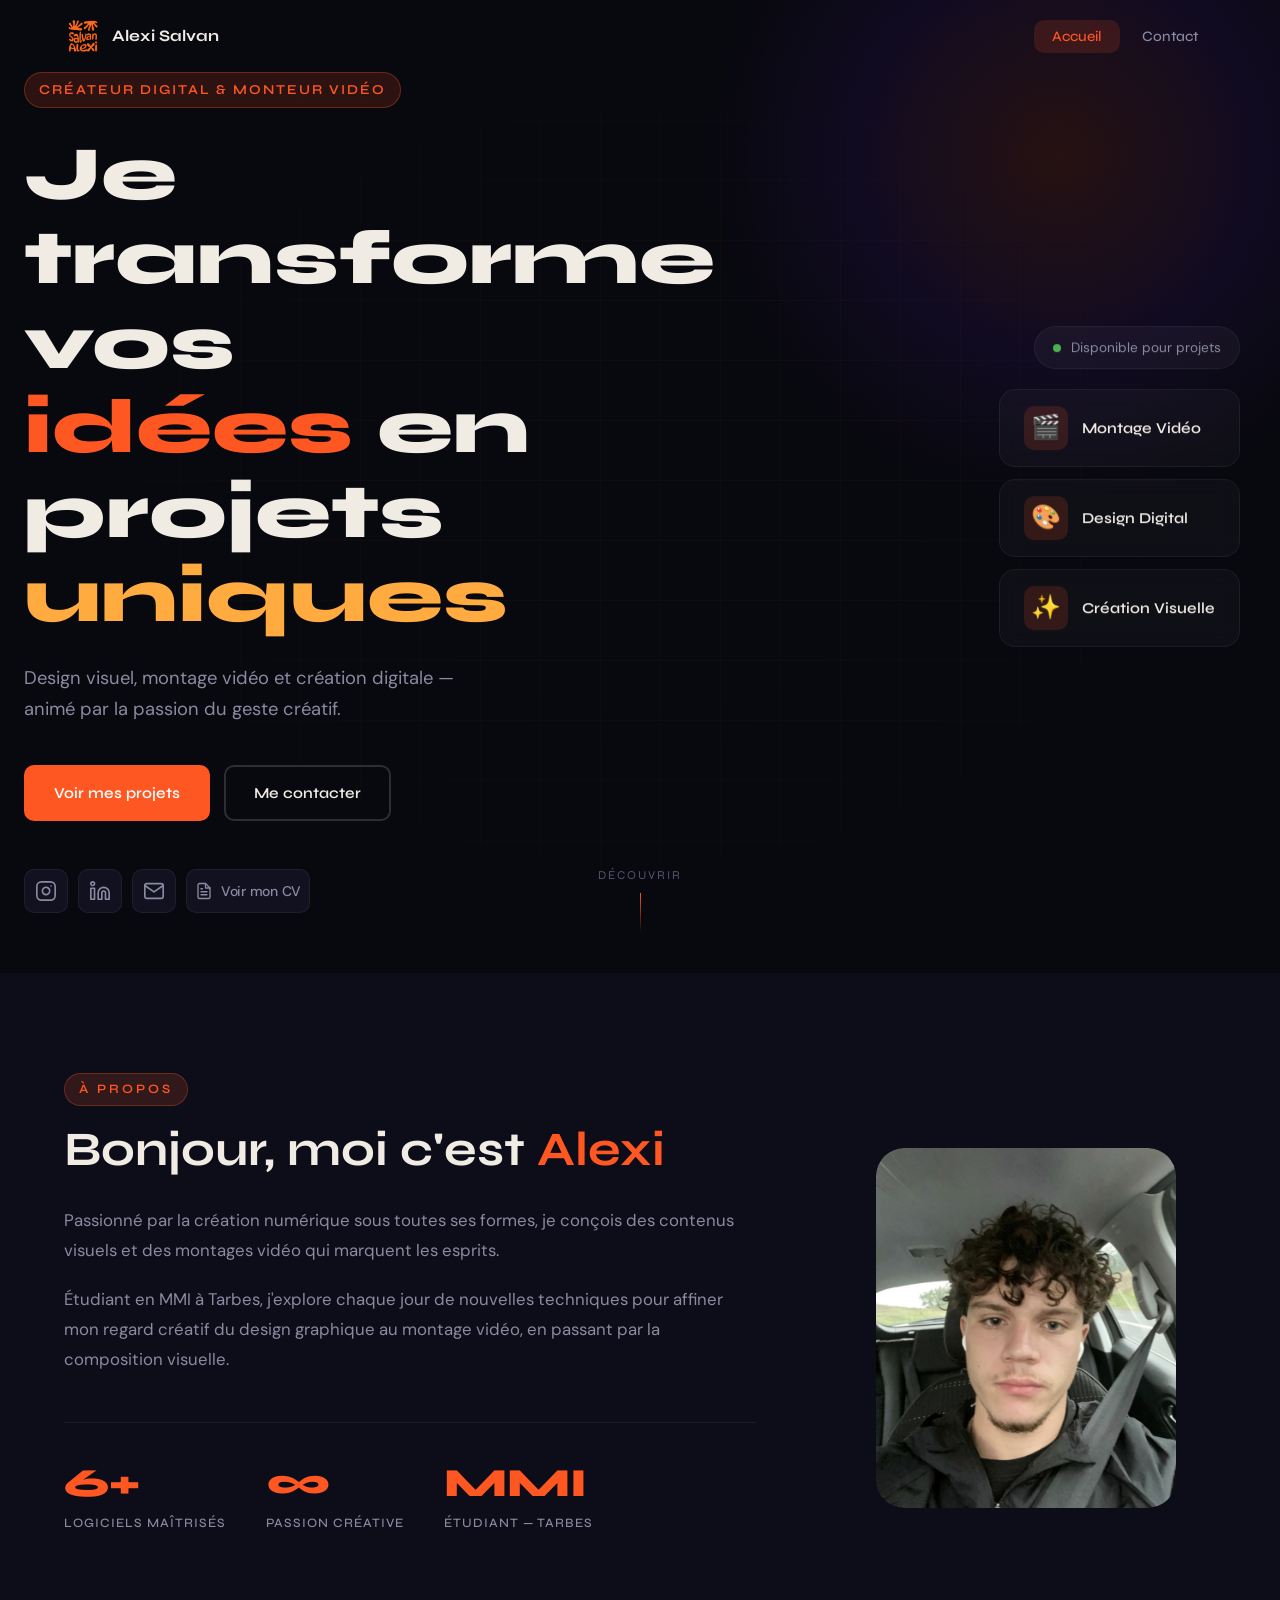
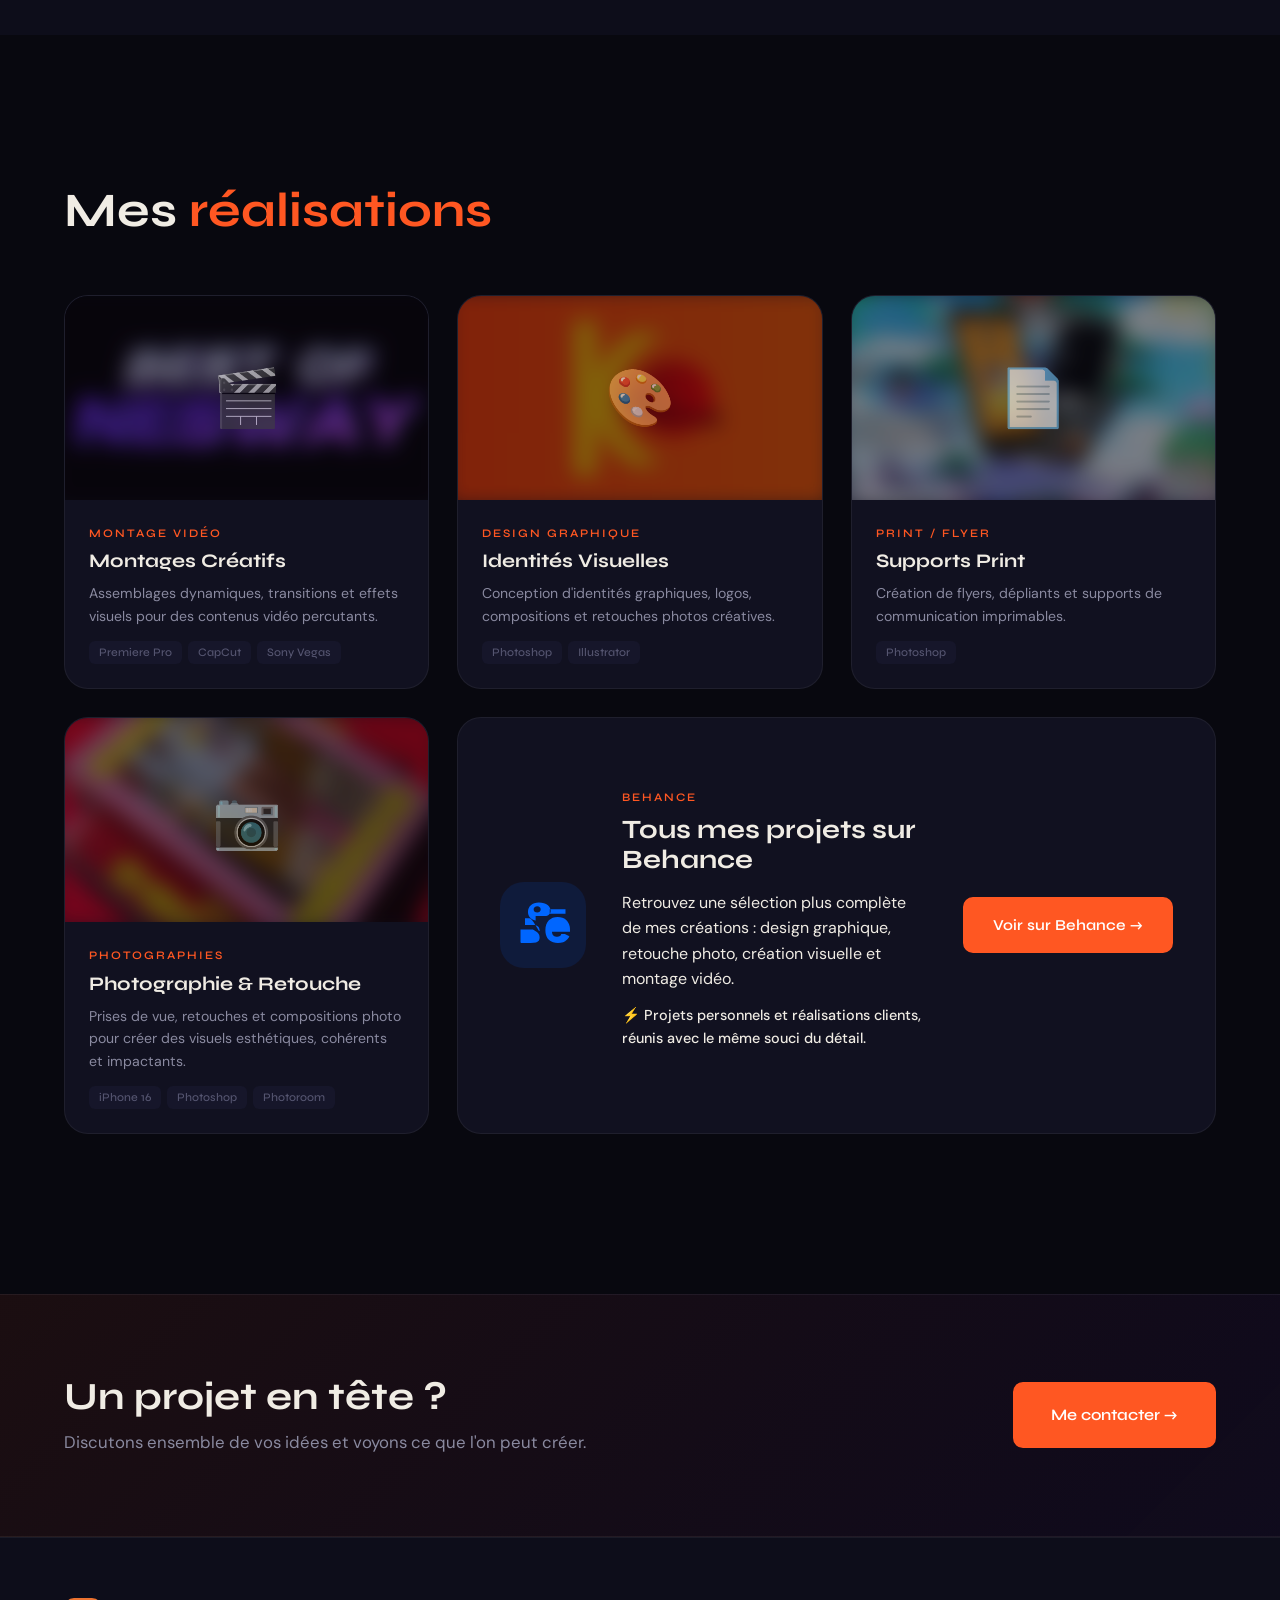
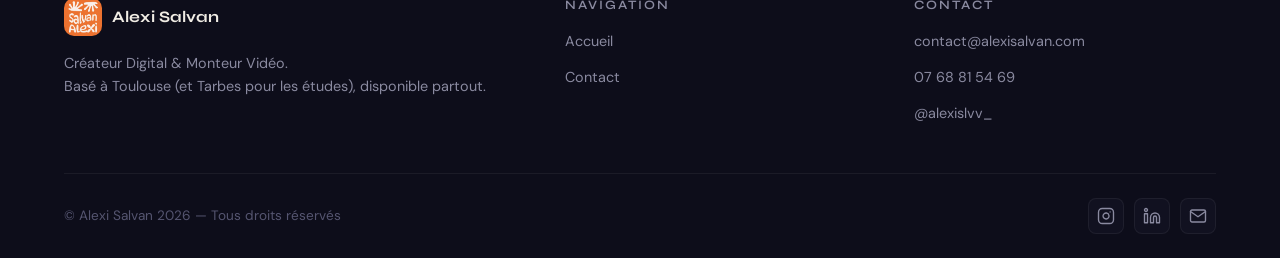
<file: index.html>
<!DOCTYPE html>
<html lang="fr">
<head>
    <meta charset="UTF-8">
    <meta name="viewport" content="width=device-width, initial-scale=1.0">
    <title>Alexi Salvan — Créateur Digital & Montage Vidéo</title>
    <meta name="description" content="Découvrez l'univers d'Alexi Salvan : création digitale, conception visuelle et montage vidéo. Transformer vos idées en projets uniques.">
    <link rel="preconnect" href="https://fonts.googleapis.com">
    <link href="https://fonts.googleapis.com/css2?family=Syne:wght@400;500;600;700;800&family=DM+Sans:ital,opsz,wght@0,9..40,300;0,9..40,400;0,9..40,500;1,9..40,300&display=swap" rel="stylesheet">
    <link rel="stylesheet" href="style.css">
    <link rel="icon" type="image/png" href="assets/favicon.png">
</head>
<body>

    <nav class="navbar" id="navbar">
        <div class="nav-inner">
            <a href="index.html" class="nav-logo">
                <img src="assets/favicon.png" alt="Logo Alexi Salvan" class="logo-img">
                <span class="logo-name">Alexi Salvan</span>
            </a>
            <button class="nav-toggle" id="navToggle" aria-label="Menu">
                <span></span><span></span><span></span>
            </button>
            <ul class="nav-links" id="navLinks">
                <li><a href="index.html" class="active">Accueil</a></li>
                <li><a href="contact.html">Contact</a></li>
            </ul>
        </div>
    </nav>

    <section class="hero" id="hero">
        <div class="hero-bg-grid"></div>
        <div class="hero-bg-glow"></div>
        <div class="hero-content">
            <p class="hero-eyebrow">Créateur Digital & Monteur Vidéo</p>
            <h1 class="hero-title">
                Je transforme vos<br>
                <span class="hero-accent">idées</span> en projets<br>
                <span class="hero-accent-2">uniques</span>
            </h1>
            <p class="hero-sub">
                Design visuel, montage vidéo et création digitale —<br>
                animé par la passion du geste créatif.
            </p>
            <div class="hero-actions">
                <a href="#projets" class="btn btn-primary">Voir mes projets</a>
                <a href="contact.html" class="btn btn-ghost">Me contacter</a>
            </div>
<div class="hero-social">
    <a href="https://www.instagram.com/alexislvv_" target="_blank" rel="noopener" aria-label="Instagram">
        <svg width="22" height="22" viewBox="0 0 24 24" fill="none" stroke="currentColor" stroke-width="1.8" stroke-linecap="round" stroke-linejoin="round"><rect x="2" y="2" width="20" height="20" rx="5" ry="5"/><path d="M16 11.37A4 4 0 1 1 12.63 8 4 4 0 0 1 16 11.37z"/><line x1="17.5" y1="6.5" x2="17.51" y2="6.5"/></svg>
    </a>

    <a href="https://www.linkedin.com/in/alexi-salvan-ab738b33b/" target="_blank" rel="noopener" aria-label="LinkedIn">
        <svg width="22" height="22" viewBox="0 0 24 24" fill="none" stroke="currentColor" stroke-width="1.8" stroke-linecap="round" stroke-linejoin="round"><path d="M16 8a6 6 0 0 1 6 6v7h-4v-7a2 2 0 0 0-2-2 2 2 0 0 0-2 2v7h-4v-7a6 6 0 0 1 6-6z"/><rect x="2" y="9" width="4" height="12"/><circle cx="4" cy="4" r="2"/></svg>
    </a>

    <a href="contact.html" aria-label="Contact">
        <svg width="22" height="22" viewBox="0 0 24 24" fill="none" stroke="currentColor" stroke-width="1.8" stroke-linecap="round" stroke-linejoin="round"><path d="M4 4h16c1.1 0 2 .9 2 2v12c0 1.1-.9 2-2 2H4c-1.1 0-2-.9-2-2V6c0-1.1.9-2 2-2z"/><polyline points="22,6 12,13 2,6"/></svg>
    </a>

    <a href="assets/cv-alexi-salvan.pdf" class="hero-social-cv" target="_blank" rel="noopener" aria-label="Voir mon CV">
        <svg width="18" height="18" viewBox="0 0 24 24" fill="none" stroke="currentColor" stroke-width="1.8" stroke-linecap="round" stroke-linejoin="round" aria-hidden="true">
            <path d="M14 2H6a2 2 0 0 0-2 2v16a2 2 0 0 0 2 2h12a2 2 0 0 0 2-2V8z"/>
            <polyline points="14 2 14 8 20 8"/>
            <line x1="8" y1="13" x2="16" y2="13"/>
            <line x1="8" y1="17" x2="16" y2="17"/>
            <line x1="8" y1="9" x2="10" y2="9"/>
        </svg>
        <span>Voir mon CV</span>
    </a>
</div>

        </div>
        <div class="hero-visual">
            <div class="hero-badge">
                <div class="badge-dot"></div>
                <span>Disponible pour projets</span>
            </div>
            <div class="hero-card-stack">
                <div class="hc-card hc-card-1">
                    <div class="hc-icon">🎬</div>
                    <span>Montage Vidéo</span>
                </div>
                <div class="hc-card hc-card-2">
                    <div class="hc-icon">🎨</div>
                    <span>Design Digital</span>
                </div>
                <div class="hc-card hc-card-3">
                    <div class="hc-icon">✨</div>
                    <span>Création Visuelle</span>
                </div>
            </div>
        </div>
        <div class="hero-scroll-hint">
            <span>Découvrir</span>
            <div class="scroll-line"></div>
        </div>
    </section>

    <!-- ABOUT -->
    <section class="section about" id="about">
        <div class="container">
            <div class="section-label reveal">À propos</div>
            <div class="about-grid">
                <div class="about-text reveal">
                    <h2>Bonjour, moi c'est <span class="text-accent">Alexi</span></h2>
                    <p>
                        Passionné par la création numérique sous toutes ses formes, je conçois des contenus visuels et des montages vidéo qui marquent les esprits.
                    </p>
                    <p>
                        Étudiant en MMI à Tarbes, j'explore chaque jour de nouvelles techniques pour affiner mon regard créatif du design graphique au montage vidéo, en passant par la composition visuelle.
                    </p>
                    <div class="about-stats reveal">
                        <div class="stat">
                            <span class="stat-num">6+</span>
                            <span class="stat-label">Logiciels maîtrisés</span>
                        </div>
                        <div class="stat">
                            <span class="stat-num">∞</span>
                            <span class="stat-label">Passion créative</span>
                        </div>
                        <div class="stat">
                            <span class="stat-num">MMI</span>
                            <span class="stat-label">Étudiant — Tarbes</span>
                        </div>
                    </div>
                </div>
                <div class="about-visual reveal">
                    <div class="about-img-frame">
                            <img src="assets/moi.png" alt="Photo de Alexi Salvan" class="about-img">
                        </div>
                    </div>
                </div>
            </div>
        </div>
    </section>

<!-- PROJECTS PREVIEW -->
<section class="section projects-preview" id="projets">
    <div class="container">
        <div class="section-label reveal">Portfolio</div>
        <div class="section-header reveal">
            <h2>Mes <span class="text-accent">réalisations</span></h2>
        </div>

<!-- Project Cards -->
<div class="projects-main-grid">
    <div class="project-main-card reveal" data-category="video">
        <div class="pmc-img pmc-img-bg" style="--project-bg: url('assets/video/3.png');">
            <div class="pmc-placeholder">
                <span>🎬</span>
            </div>
            <div class="pmc-overlay">
                <a href="montage-video.html" class="btn btn-primary btn-sm">Voir le projet →</a>
            </div>
        </div>
        <div class="pmc-body">
            <div class="pmc-category">Montage Vidéo</div>
            <h3>Montages Créatifs</h3>
            <p>Assemblages dynamiques, transitions et effets visuels pour des contenus vidéo percutants.</p>
            <div class="pmc-tools">
                <span>Premiere Pro</span>
                <span>CapCut</span>
                <span>Sony Vegas</span>
            </div>
        </div>
    </div>

    <div class="project-main-card reveal" data-category="design">
        <div class="pmc-img pmc-img-bg" style="--project-bg: url('assets/design/2.png');">
            <div class="pmc-placeholder">
                <span>🎨</span>
            </div>
            <div class="pmc-overlay">
                <a href="design.html" class="btn btn-primary btn-sm">Voir les projets →</a>
            </div>
        </div>
        <div class="pmc-body">
            <div class="pmc-category">Design Graphique</div>
            <h3>Identités Visuelles</h3>
            <p>Conception d'identités graphiques, logos, compositions et retouches photos créatives.</p>
            <div class="pmc-tools">
                <span>Photoshop</span>
                <span>Illustrator</span>
            </div>
        </div>
    </div>

    <div class="project-main-card reveal" data-category="print">
        <div class="pmc-img pmc-img-bg" style="--project-bg: url('assets/flyers/flyer-1.png');">
            <div class="pmc-placeholder">
                <span>📄</span>
            </div>
            <div class="pmc-overlay">
                <a href="flyers.html" class="btn btn-primary btn-sm">Voir les projets →</a>
            </div>
        </div>
        <div class="pmc-body">
            <div class="pmc-category">Print / Flyer</div>
            <h3>Supports Print</h3>
            <p>Création de flyers, dépliants et supports de communication imprimables.</p>
            <div class="pmc-tools">
                <span>Photoshop</span>
            </div>
        </div>
    </div>

    <div class="project-main-card reveal" data-category="photographies">
        <div class="pmc-img pmc-img-bg" style="--project-bg: url('assets/photo/3.jpg');">
            <div class="pmc-placeholder">
                <span>📷</span>
            </div>
            <div class="pmc-overlay">
                <a href="photo.html" class="btn btn-primary btn-sm">Voir les projets →</a>
            </div>
        </div>
        <div class="pmc-body">
            <div class="pmc-category">Photographies</div>
            <h3>Photographie & Retouche</h3>
            <p>Prises de vue, retouches et compositions photo pour créer des visuels esthétiques, cohérents et impactants.</p>
            <div class="pmc-tools">
                <span>iPhone 16</span>
                <span>Photoshop</span>
                <span>Photoroom</span>
            </div>
        </div>
    </div>

<!-- Featured Behance Block -->
<div class="project-main-card behance-card-wide reveal">
    <div class="behance-card-content">
        <div class="behance-card-left">
            <div class="behance-icon">
                <svg width="54" height="54" viewBox="0 0 24 24" fill="currentColor">
                    <path d="M22 7h-7V5h7v2zm1.726 10c-.442 1.297-2.029 3-5.101 3-3.074 0-5.564-1.729-5.564-5.675 0-3.91 2.325-5.92 5.466-5.92 3.082 0 4.964 1.782 5.375 4.426.078.506.109 1.188.095 2.14H15.97c.13 1.67 1.09 2.279 2.39 2.279.95 0 1.629-.447 1.742-1.237l1.614.007zM8.726 8h4.145c1.464 0 2.527-.91 2.527-2.338C15.398 3.763 13.59 2 10.18 2 7.16 2 5.32 3.8 5.32 6.17c0 2.378 1.91 3.83 4.147 3.83h-.74zm.71-4.29c.95 0 1.532.58 1.532 1.37 0 .85-.68 1.37-1.532 1.37-.954 0-1.59-.57-1.59-1.37 0-.79.64-1.37 1.59-1.37zM2 20h4.5c2.5 0 4-.5 4-2.5s-1.5-2.5-3-3.5H2v5.5c0 .33.27.5.5.5H2zm2-8h4c1.5 0 2.5 1 2.5 2.5S7.5 9 6 9H4v3z"/>
                </svg>
            </div>
        </div>

        <div class="behance-card-text">
            <div class="pmc-category">Behance</div>
            <h3>Tous mes projets sur Behance</h3>
            <p>
                Retrouvez une sélection plus complète de mes créations : design graphique, retouche photo, création visuelle et montage vidéo.
            </p>
            <p class="behance-note">
                ⚡ Projets personnels et réalisations clients, réunis avec le même souci du détail.
            </p>
        </div>

        <div class="behance-card-action">
            <a href="https://www.behance.net/gallery/190710041/Portfolio-de-SALVAN-Mes-Projets" target="_blank" rel="noopener" class="btn btn-primary">
                Voir sur Behance →
            </a>
        </div>
    </div>
</div>

</section>


    <!-- CTA BAND -->
    <section class="cta-band">
        <div class="container">
            <div class="cta-band-inner reveal">
                <div class="cta-band-text">
                    <h2>Un projet en tête ?</h2>
                    <p>Discutons ensemble de vos idées et voyons ce que l'on peut créer.</p>
                </div>
                <a href="contact.html" class="btn btn-primary btn-lg">Me contacter →</a>
            </div>
        </div>
    </section>

    

    <!-- FOOTER -->
    <footer class="footer">
        <div class="container">
            <div class="footer-top">
                <div class="footer-brand">
                    <div class="footer-logo">
                        <img src="assets/logo.png" alt="Logo Alexi Salvan" class="logo-img">
                        <span class="logo-name">Alexi Salvan</span>
                    </div>
                    <p class="footer-tagline">Créateur Digital & Monteur Vidéo.<br>Basé à Toulouse (et Tarbes pour les études), disponible partout.</p>
                </div>
                <div class="footer-nav">
                    <h4>Navigation</h4>
                    <ul>
                        <li><a href="index.html">Accueil</a></li>
                        <li><a href="contact.html">Contact</a></li>
                    </ul>
                </div>
                <div class="footer-contact">
                    <h4>Contact</h4>
                    <ul>
                        <li><a href="mailto:contact@alexisalvan.com">contact@alexisalvan.com</a></li>
                        <li><a href="tel:+33768115469">07 68 81 54 69</a></li>
                        <li><a href="https://www.instagram.com/alexislvv_" target="_blank" rel="noopener">@alexislvv_</a></li>
                    </ul>
                </div>
            </div>
            <div class="footer-bottom">
                <p>© Alexi Salvan 2025 — Tous droits réservés</p>
                <div class="footer-social">
                    <a href="https://www.instagram.com/alexislvv_" target="_blank" rel="noopener" aria-label="Instagram">
                        <svg width="18" height="18" viewBox="0 0 24 24" fill="none" stroke="currentColor" stroke-width="1.8" stroke-linecap="round" stroke-linejoin="round"><rect x="2" y="2" width="20" height="20" rx="5" ry="5"/><path d="M16 11.37A4 4 0 1 1 12.63 8 4 4 0 0 1 16 11.37z"/><line x1="17.5" y1="6.5" x2="17.51" y2="6.5"/></svg>
                    </a>
                    <a href="https://www.linkedin.com/in/alexi-salvan-ab738b33b/" target="_blank" rel="noopener" aria-label="LinkedIn">
                        <svg width="18" height="18" viewBox="0 0 24 24" fill="none" stroke="currentColor" stroke-width="1.8" stroke-linecap="round" stroke-linejoin="round"><path d="M16 8a6 6 0 0 1 6 6v7h-4v-7a2 2 0 0 0-2-2 2 2 0 0 0-2 2v7h-4v-7a6 6 0 0 1 6-6z"/><rect x="2" y="9" width="4" height="12"/><circle cx="4" cy="4" r="2"/></svg>
                    </a>
                    <a href="contact.html" aria-label="Contact">
                        <svg width="18" height="18" viewBox="0 0 24 24" fill="none" stroke="currentColor" stroke-width="1.8" stroke-linecap="round" stroke-linejoin="round"><path d="M4 4h16c1.1 0 2 .9 2 2v12c0 1.1-.9 2-2 2H4c-1.1 0-2-.9-2-2V6c0-1.1.9-2 2-2z"/><polyline points="22,6 12,13 2,6"/></svg>
                    </a>
                </div>
            </div>
        </div>
    </footer>

    <script src="main.js"></script>
</body>
</html>
</file>
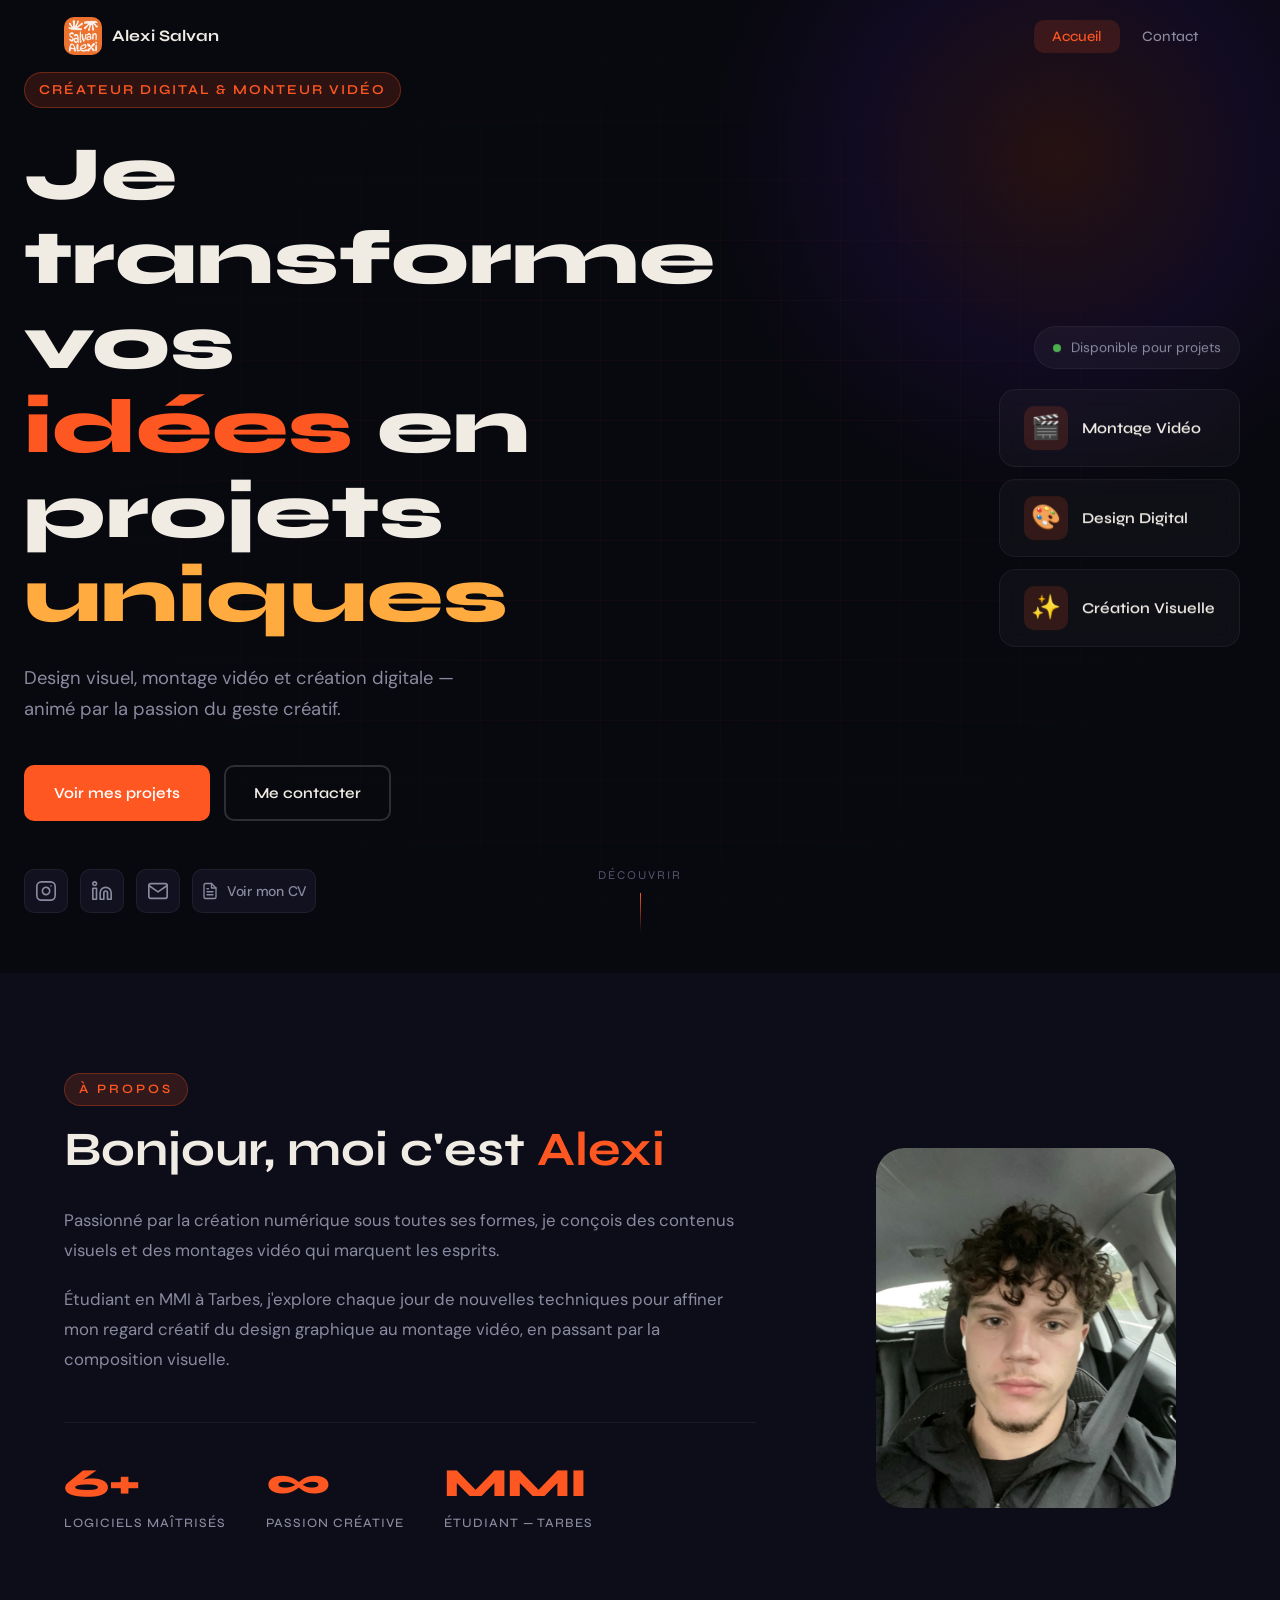
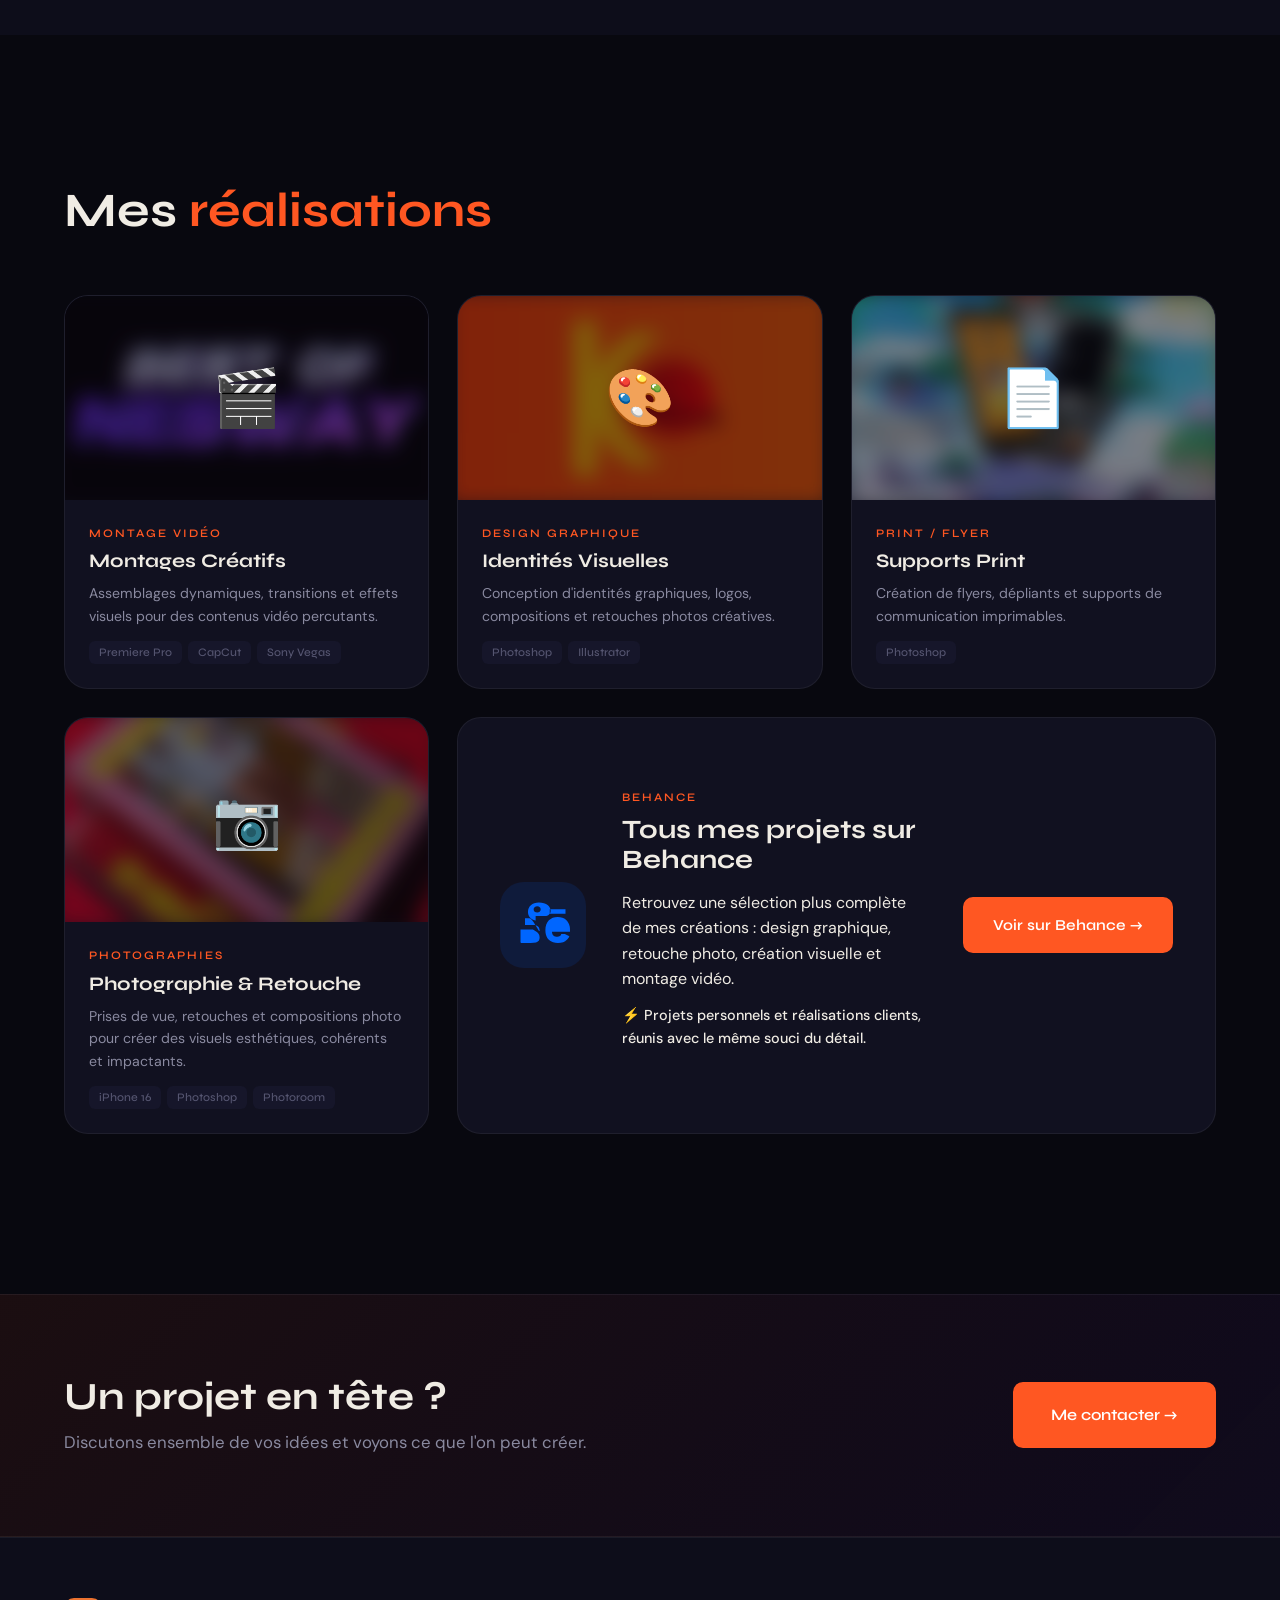
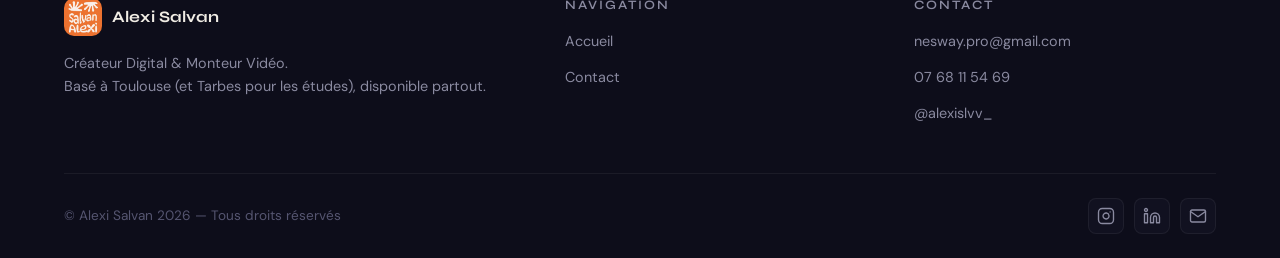
<file: alexisalvan-portfolio/index.html>
<!DOCTYPE html>
<html lang="fr">
<head>
    <meta charset="UTF-8">
    <meta name="viewport" content="width=device-width, initial-scale=1.0">
    <title>Alexi Salvan — Créateur Digital & Montage Vidéo</title>
    <meta name="description" content="Découvrez l'univers d'Alexi Salvan : création digitale, conception visuelle et montage vidéo. Transformer vos idées en projets uniques.">
    <link rel="preconnect" href="https://fonts.googleapis.com">
    <link href="https://fonts.googleapis.com/css2?family=Syne:wght@400;500;600;700;800&family=DM+Sans:ital,opsz,wght@0,9..40,300;0,9..40,400;0,9..40,500;1,9..40,300&display=swap" rel="stylesheet">
    <link rel="stylesheet" href="style.css">
    <link rel="icon" type="image/png" href="assets/favicon.png">
</head>
<body>

    <!-- NAVIGATION -->
    <nav class="navbar" id="navbar">
        <div class="nav-inner">
            <a href="index.html" class="nav-logo">
                <img src="assets/logo.png" alt="Logo Alexi Salvan" class="logo-img">
                <span class="logo-name">Alexi Salvan</span>
            </a>
            <button class="nav-toggle" id="navToggle" aria-label="Menu">
                <span></span><span></span><span></span>
            </button>
            <ul class="nav-links" id="navLinks">
                <li><a href="index.html" class="active">Accueil</a></li>
                <li><a href="contact.html">Contact</a></li>
            </ul>
        </div>
    </nav>

    <!-- HERO -->
    <section class="hero" id="hero">
        <div class="hero-bg-grid"></div>
        <div class="hero-bg-glow"></div>
        <div class="hero-content">
            <p class="hero-eyebrow">Créateur Digital & Monteur Vidéo</p>
            <h1 class="hero-title">
                Je transforme vos<br>
                <span class="hero-accent">idées</span> en projets<br>
                <span class="hero-accent-2">uniques</span>
            </h1>
            <p class="hero-sub">
                Design visuel, montage vidéo et création digitale —<br>
                animé par la passion du geste créatif.
            </p>
            <div class="hero-actions">
                <a href="#projets" class="btn btn-primary">Voir mes projets</a>
                <a href="contact.html" class="btn btn-ghost">Me contacter</a>
            </div>
<div class="hero-social">
    <a href="https://www.instagram.com/alexislvv_" target="_blank" rel="noopener" aria-label="Instagram">
        <svg width="22" height="22" viewBox="0 0 24 24" fill="none" stroke="currentColor" stroke-width="1.8" stroke-linecap="round" stroke-linejoin="round"><rect x="2" y="2" width="20" height="20" rx="5" ry="5"/><path d="M16 11.37A4 4 0 1 1 12.63 8 4 4 0 0 1 16 11.37z"/><line x1="17.5" y1="6.5" x2="17.51" y2="6.5"/></svg>
    </a>

    <a href="https://www.linkedin.com/in/alexi-salvan-ab738b33b/" target="_blank" rel="noopener" aria-label="LinkedIn">
        <svg width="22" height="22" viewBox="0 0 24 24" fill="none" stroke="currentColor" stroke-width="1.8" stroke-linecap="round" stroke-linejoin="round"><path d="M16 8a6 6 0 0 1 6 6v7h-4v-7a2 2 0 0 0-2-2 2 2 0 0 0-2 2v7h-4v-7a6 6 0 0 1 6-6z"/><rect x="2" y="9" width="4" height="12"/><circle cx="4" cy="4" r="2"/></svg>
    </a>

    <a href="mailto:nesway.pro@gmail.com" aria-label="Email">
        <svg width="22" height="22" viewBox="0 0 24 24" fill="none" stroke="currentColor" stroke-width="1.8" stroke-linecap="round" stroke-linejoin="round"><path d="M4 4h16c1.1 0 2 .9 2 2v12c0 1.1-.9 2-2 2H4c-1.1 0-2-.9-2-2V6c0-1.1.9-2 2-2z"/><polyline points="22,6 12,13 2,6"/></svg>
    </a>

    <a href="assets/cv-alexi-salvan.pdf" class="hero-social-cv" target="_blank" rel="noopener" aria-label="Voir mon CV">
        <svg width="18" height="18" viewBox="0 0 24 24" fill="none" stroke="currentColor" stroke-width="1.8" stroke-linecap="round" stroke-linejoin="round" aria-hidden="true">
            <path d="M14 2H6a2 2 0 0 0-2 2v16a2 2 0 0 0 2 2h12a2 2 0 0 0 2-2V8z"/>
            <polyline points="14 2 14 8 20 8"/>
            <line x1="8" y1="13" x2="16" y2="13"/>
            <line x1="8" y1="17" x2="16" y2="17"/>
            <line x1="8" y1="9" x2="10" y2="9"/>
        </svg>
        <span>Voir mon CV</span>
    </a>
</div>

        </div>
        <div class="hero-visual">
            <div class="hero-badge">
                <div class="badge-dot"></div>
                <span>Disponible pour projets</span>
            </div>
            <div class="hero-card-stack">
                <div class="hc-card hc-card-1">
                    <div class="hc-icon">🎬</div>
                    <span>Montage Vidéo</span>
                </div>
                <div class="hc-card hc-card-2">
                    <div class="hc-icon">🎨</div>
                    <span>Design Digital</span>
                </div>
                <div class="hc-card hc-card-3">
                    <div class="hc-icon">✨</div>
                    <span>Création Visuelle</span>
                </div>
            </div>
        </div>
        <div class="hero-scroll-hint">
            <span>Découvrir</span>
            <div class="scroll-line"></div>
        </div>
    </section>

    <!-- ABOUT -->
    <section class="section about" id="about">
        <div class="container">
            <div class="section-label reveal">À propos</div>
            <div class="about-grid">
                <div class="about-text reveal">
                    <h2>Bonjour, moi c'est <span class="text-accent">Alexi</span></h2>
                    <p>
                        Passionné par la création numérique sous toutes ses formes, je conçois des contenus visuels et des montages vidéo qui marquent les esprits.
                    </p>
                    <p>
                        Étudiant en MMI à Tarbes, j'explore chaque jour de nouvelles techniques pour affiner mon regard créatif du design graphique au montage vidéo, en passant par la composition visuelle.
                    </p>
                    <div class="about-stats reveal">
                        <div class="stat">
                            <span class="stat-num">6+</span>
                            <span class="stat-label">Logiciels maîtrisés</span>
                        </div>
                        <div class="stat">
                            <span class="stat-num">∞</span>
                            <span class="stat-label">Passion créative</span>
                        </div>
                        <div class="stat">
                            <span class="stat-num">MMI</span>
                            <span class="stat-label">Étudiant — Tarbes</span>
                        </div>
                    </div>
                </div>
                <div class="about-visual reveal">
                    <div class="about-img-frame">
                            <img src="assets/moi.png" alt="Photo de Alexi Salvan" class="about-img">
                        </div>
                    </div>
                </div>
            </div>
        </div>
    </section>

<!-- PROJECTS PREVIEW -->
<section class="section projects-preview" id="projets">
    <div class="container">
        <div class="section-label reveal">Portfolio</div>
        <div class="section-header reveal">
            <h2>Mes <span class="text-accent">réalisations</span></h2>
        </div>

<!-- Project Cards -->
<div class="projects-main-grid">
    <div class="project-main-card reveal" data-category="video">
        <div class="pmc-img pmc-img-bg" style="--project-bg: url('assets/video/3.png');">
            <div class="pmc-placeholder">
                <span>🎬</span>
            </div>
            <div class="pmc-overlay">
                <a href="montage-video.html" class="btn btn-primary btn-sm">Voir le projet →</a>
            </div>
        </div>
        <div class="pmc-body">
            <div class="pmc-category">Montage Vidéo</div>
            <h3>Montages Créatifs</h3>
            <p>Assemblages dynamiques, transitions et effets visuels pour des contenus vidéo percutants.</p>
            <div class="pmc-tools">
                <span>Premiere Pro</span>
                <span>CapCut</span>
                <span>Sony Vegas</span>
            </div>
        </div>
    </div>

    <div class="project-main-card reveal" data-category="design">
        <div class="pmc-img pmc-img-bg" style="--project-bg: url('assets/design/2.png');">
            <div class="pmc-placeholder">
                <span>🎨</span>
            </div>
            <div class="pmc-overlay">
                <a href="design.html" class="btn btn-primary btn-sm">Voir les projets →</a>
            </div>
        </div>
        <div class="pmc-body">
            <div class="pmc-category">Design Graphique</div>
            <h3>Identités Visuelles</h3>
            <p>Conception d'identités graphiques, logos, compositions et retouches photos créatives.</p>
            <div class="pmc-tools">
                <span>Photoshop</span>
                <span>Illustrator</span>
            </div>
        </div>
    </div>

    <div class="project-main-card reveal" data-category="print">
        <div class="pmc-img pmc-img-bg" style="--project-bg: url('assets/flyers/flyer-1.png');">
            <div class="pmc-placeholder">
                <span>📄</span>
            </div>
            <div class="pmc-overlay">
                <a href="flyers.html" class="btn btn-primary btn-sm">Voir les projets →</a>
            </div>
        </div>
        <div class="pmc-body">
            <div class="pmc-category">Print / Flyer</div>
            <h3>Supports Print</h3>
            <p>Création de flyers, dépliants et supports de communication imprimables.</p>
            <div class="pmc-tools">
                <span>Photoshop</span>
            </div>
        </div>
    </div>

    <div class="project-main-card reveal" data-category="photographies">
        <div class="pmc-img pmc-img-bg" style="--project-bg: url('assets/photo/3.jpg');">
            <div class="pmc-placeholder">
                <span>📷</span>
            </div>
            <div class="pmc-overlay">
                <a href="photo.html" class="btn btn-primary btn-sm">Voir les projets →</a>
            </div>
        </div>
        <div class="pmc-body">
            <div class="pmc-category">Photographies</div>
            <h3>Photographie & Retouche</h3>
            <p>Prises de vue, retouches et compositions photo pour créer des visuels esthétiques, cohérents et impactants.</p>
            <div class="pmc-tools">
                <span>iPhone 16</span>
                <span>Photoshop</span>
                <span>Photoroom</span>
            </div>
        </div>
    </div>

<!-- Featured Behance Block -->
<div class="project-main-card behance-card-wide reveal">
    <div class="behance-card-content">
        <div class="behance-card-left">
            <div class="behance-icon">
                <svg width="54" height="54" viewBox="0 0 24 24" fill="currentColor">
                    <path d="M22 7h-7V5h7v2zm1.726 10c-.442 1.297-2.029 3-5.101 3-3.074 0-5.564-1.729-5.564-5.675 0-3.91 2.325-5.92 5.466-5.92 3.082 0 4.964 1.782 5.375 4.426.078.506.109 1.188.095 2.14H15.97c.13 1.67 1.09 2.279 2.39 2.279.95 0 1.629-.447 1.742-1.237l1.614.007zM8.726 8h4.145c1.464 0 2.527-.91 2.527-2.338C15.398 3.763 13.59 2 10.18 2 7.16 2 5.32 3.8 5.32 6.17c0 2.378 1.91 3.83 4.147 3.83h-.74zm.71-4.29c.95 0 1.532.58 1.532 1.37 0 .85-.68 1.37-1.532 1.37-.954 0-1.59-.57-1.59-1.37 0-.79.64-1.37 1.59-1.37zM2 20h4.5c2.5 0 4-.5 4-2.5s-1.5-2.5-3-3.5H2v5.5c0 .33.27.5.5.5H2zm2-8h4c1.5 0 2.5 1 2.5 2.5S7.5 9 6 9H4v3z"/>
                </svg>
            </div>
        </div>

        <div class="behance-card-text">
            <div class="pmc-category">Behance</div>
            <h3>Tous mes projets sur Behance</h3>
            <p>
                Retrouvez une sélection plus complète de mes créations : design graphique, retouche photo, création visuelle et montage vidéo.
            </p>
            <p class="behance-note">
                ⚡ Projets personnels et réalisations clients, réunis avec le même souci du détail.
            </p>
        </div>

        <div class="behance-card-action">
            <a href="https://www.behance.net/gallery/190710041/Portfolio-de-SALVAN-Mes-Projets" target="_blank" rel="noopener" class="btn btn-primary">
                Voir sur Behance →
            </a>
        </div>
    </div>
</div>

</section>


    <!-- CTA BAND -->
    <section class="cta-band">
        <div class="container">
            <div class="cta-band-inner reveal">
                <div class="cta-band-text">
                    <h2>Un projet en tête ?</h2>
                    <p>Discutons ensemble de vos idées et voyons ce que l'on peut créer.</p>
                </div>
                <a href="contact.html" class="btn btn-primary btn-lg">Me contacter →</a>
            </div>
        </div>
    </section>

    

    <!-- FOOTER -->
    <footer class="footer">
        <div class="container">
            <div class="footer-top">
                <div class="footer-brand">
                    <div class="footer-logo">
                        <img src="assets/logo.png" alt="Logo Alexi Salvan" class="logo-img">
                        <span class="logo-name">Alexi Salvan</span>
                    </div>
                    <p class="footer-tagline">Créateur Digital & Monteur Vidéo.<br>Basé à Toulouse (et Tarbes pour les études), disponible partout.</p>
                </div>
                <div class="footer-nav">
                    <h4>Navigation</h4>
                    <ul>
                        <li><a href="index.html">Accueil</a></li>
                        <li><a href="contact.html">Contact</a></li>
                    </ul>
                </div>
                <div class="footer-contact">
                    <h4>Contact</h4>
                    <ul>
                        <li><a href="mailto:nesway.pro@gmail.com">nesway.pro@gmail.com</a></li>
                        <li><a href="tel:+33768115469">07 68 11 54 69</a></li>
                        <li><a href="https://www.instagram.com/alexislvv_" target="_blank" rel="noopener">@alexislvv_</a></li>
                    </ul>
                </div>
            </div>
            <div class="footer-bottom">
                <p>© Alexi Salvan 2025 — Tous droits réservés</p>
                <div class="footer-social">
                    <a href="https://www.instagram.com/alexislvv_" target="_blank" rel="noopener" aria-label="Instagram">
                        <svg width="18" height="18" viewBox="0 0 24 24" fill="none" stroke="currentColor" stroke-width="1.8" stroke-linecap="round" stroke-linejoin="round"><rect x="2" y="2" width="20" height="20" rx="5" ry="5"/><path d="M16 11.37A4 4 0 1 1 12.63 8 4 4 0 0 1 16 11.37z"/><line x1="17.5" y1="6.5" x2="17.51" y2="6.5"/></svg>
                    </a>
                    <a href="https://www.linkedin.com/in/alexi-salvan-ab738b33b/" target="_blank" rel="noopener" aria-label="LinkedIn">
                        <svg width="18" height="18" viewBox="0 0 24 24" fill="none" stroke="currentColor" stroke-width="1.8" stroke-linecap="round" stroke-linejoin="round"><path d="M16 8a6 6 0 0 1 6 6v7h-4v-7a2 2 0 0 0-2-2 2 2 0 0 0-2 2v7h-4v-7a6 6 0 0 1 6-6z"/><rect x="2" y="9" width="4" height="12"/><circle cx="4" cy="4" r="2"/></svg>
                    </a>
                    <a href="mailto:nesway.pro@gmail.com" aria-label="Email">
                        <svg width="18" height="18" viewBox="0 0 24 24" fill="none" stroke="currentColor" stroke-width="1.8" stroke-linecap="round" stroke-linejoin="round"><path d="M4 4h16c1.1 0 2 .9 2 2v12c0 1.1-.9 2-2 2H4c-1.1 0-2-.9-2-2V6c0-1.1.9-2 2-2z"/><polyline points="22,6 12,13 2,6"/></svg>
                    </a>
                </div>
            </div>
        </div>
    </footer>

    <script src="main.js"></script>
</body>
</html>
</file>
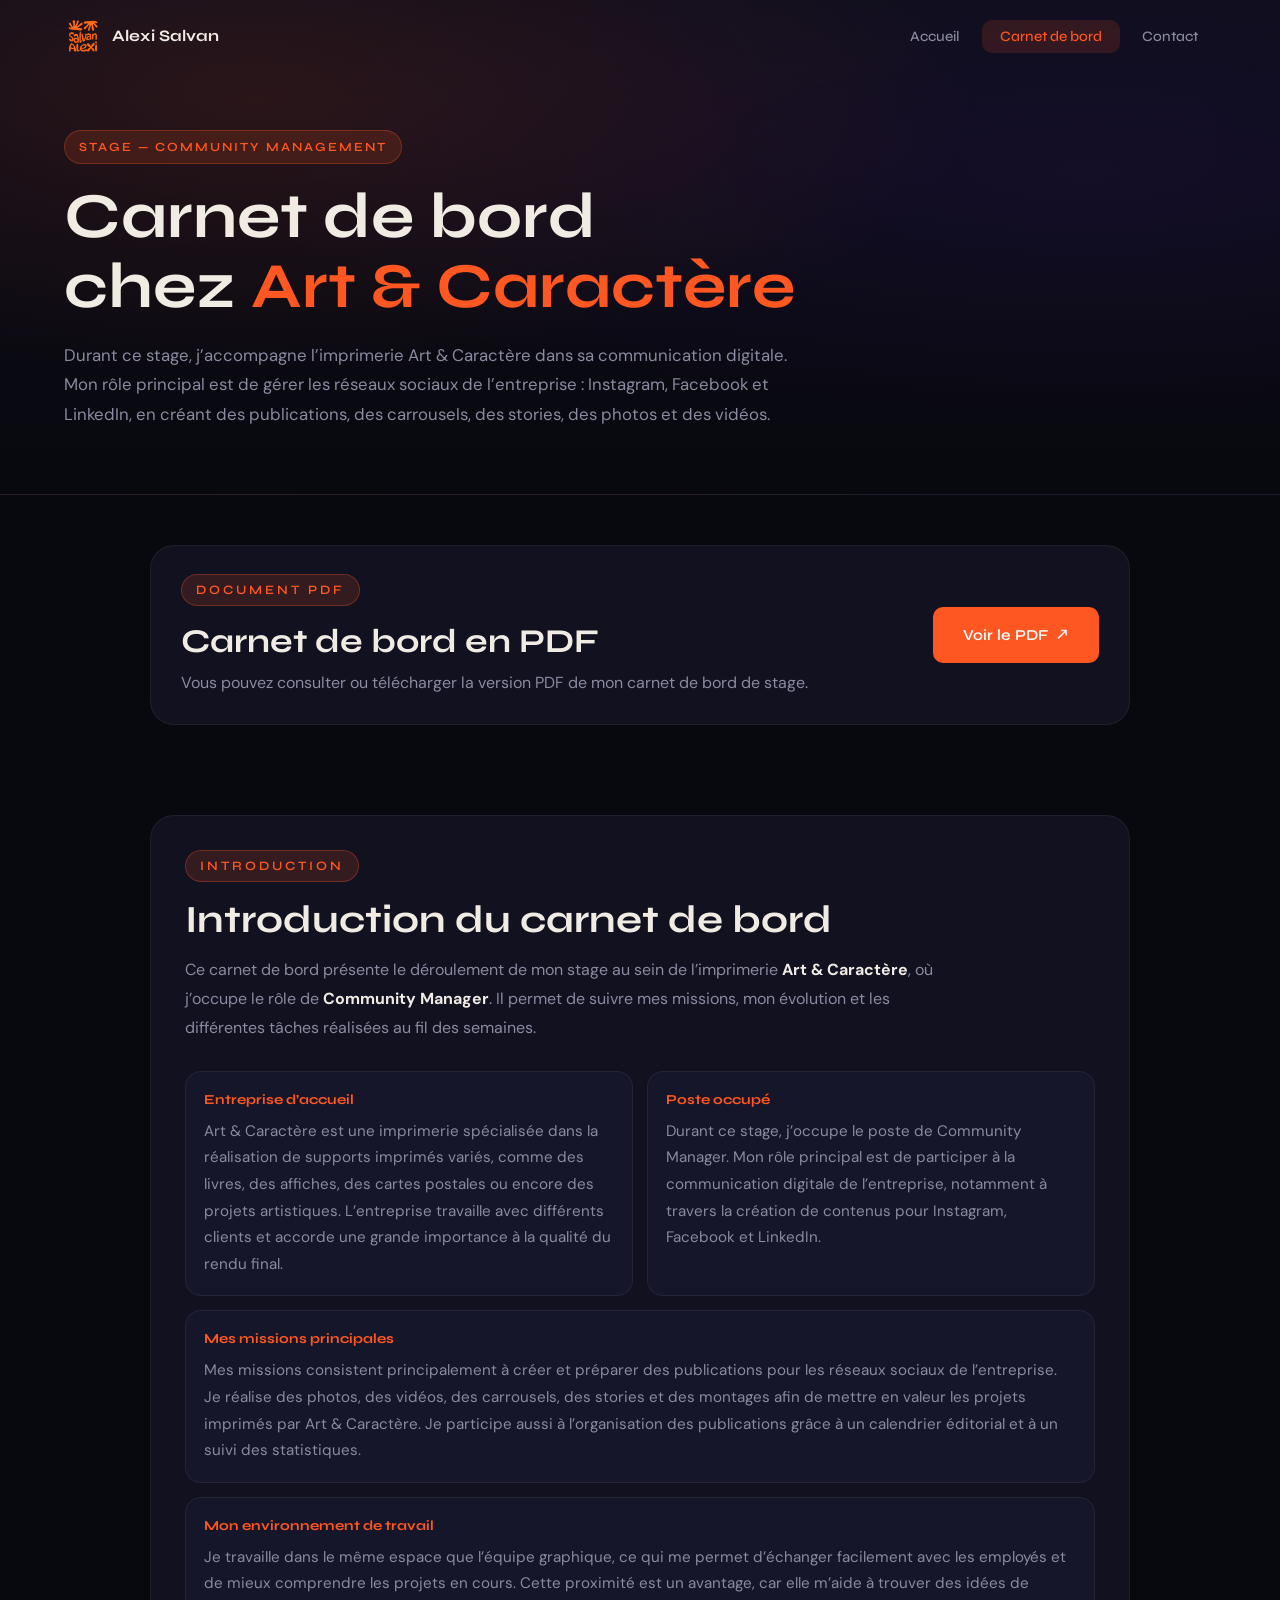
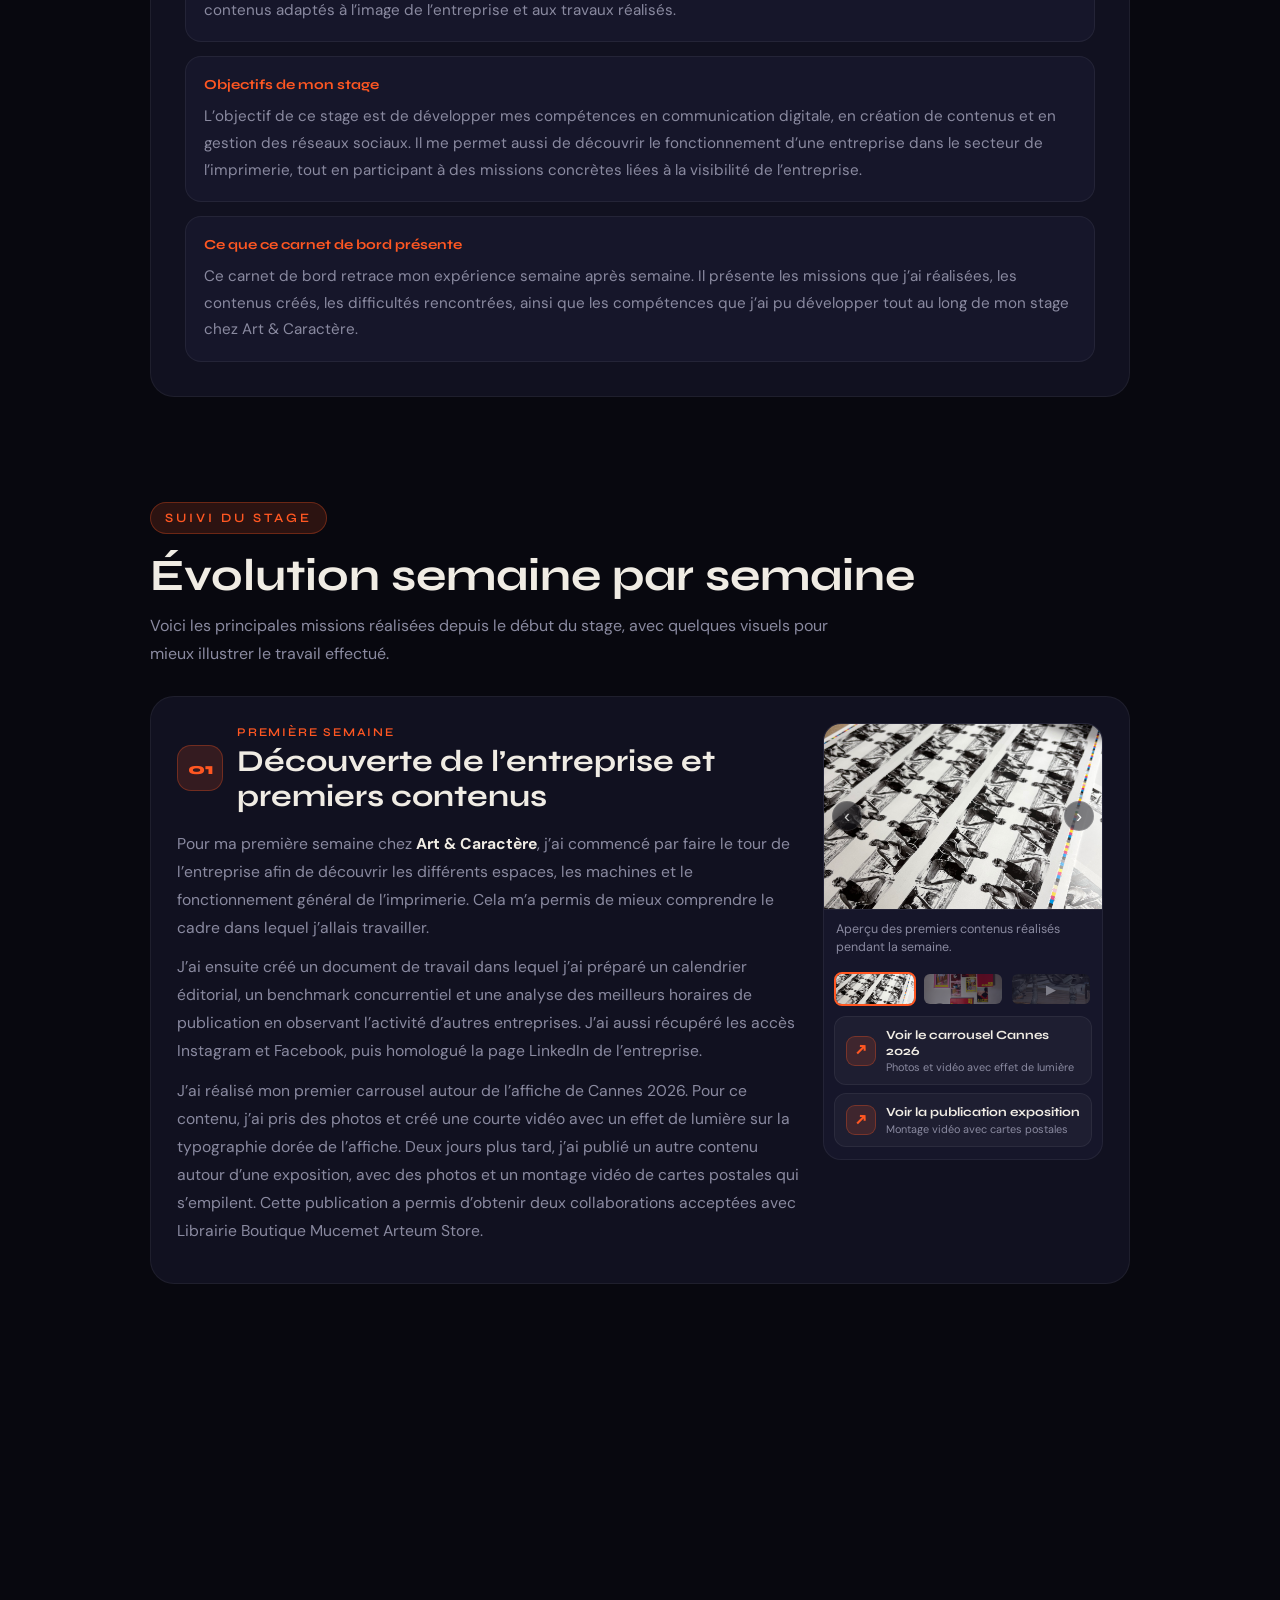
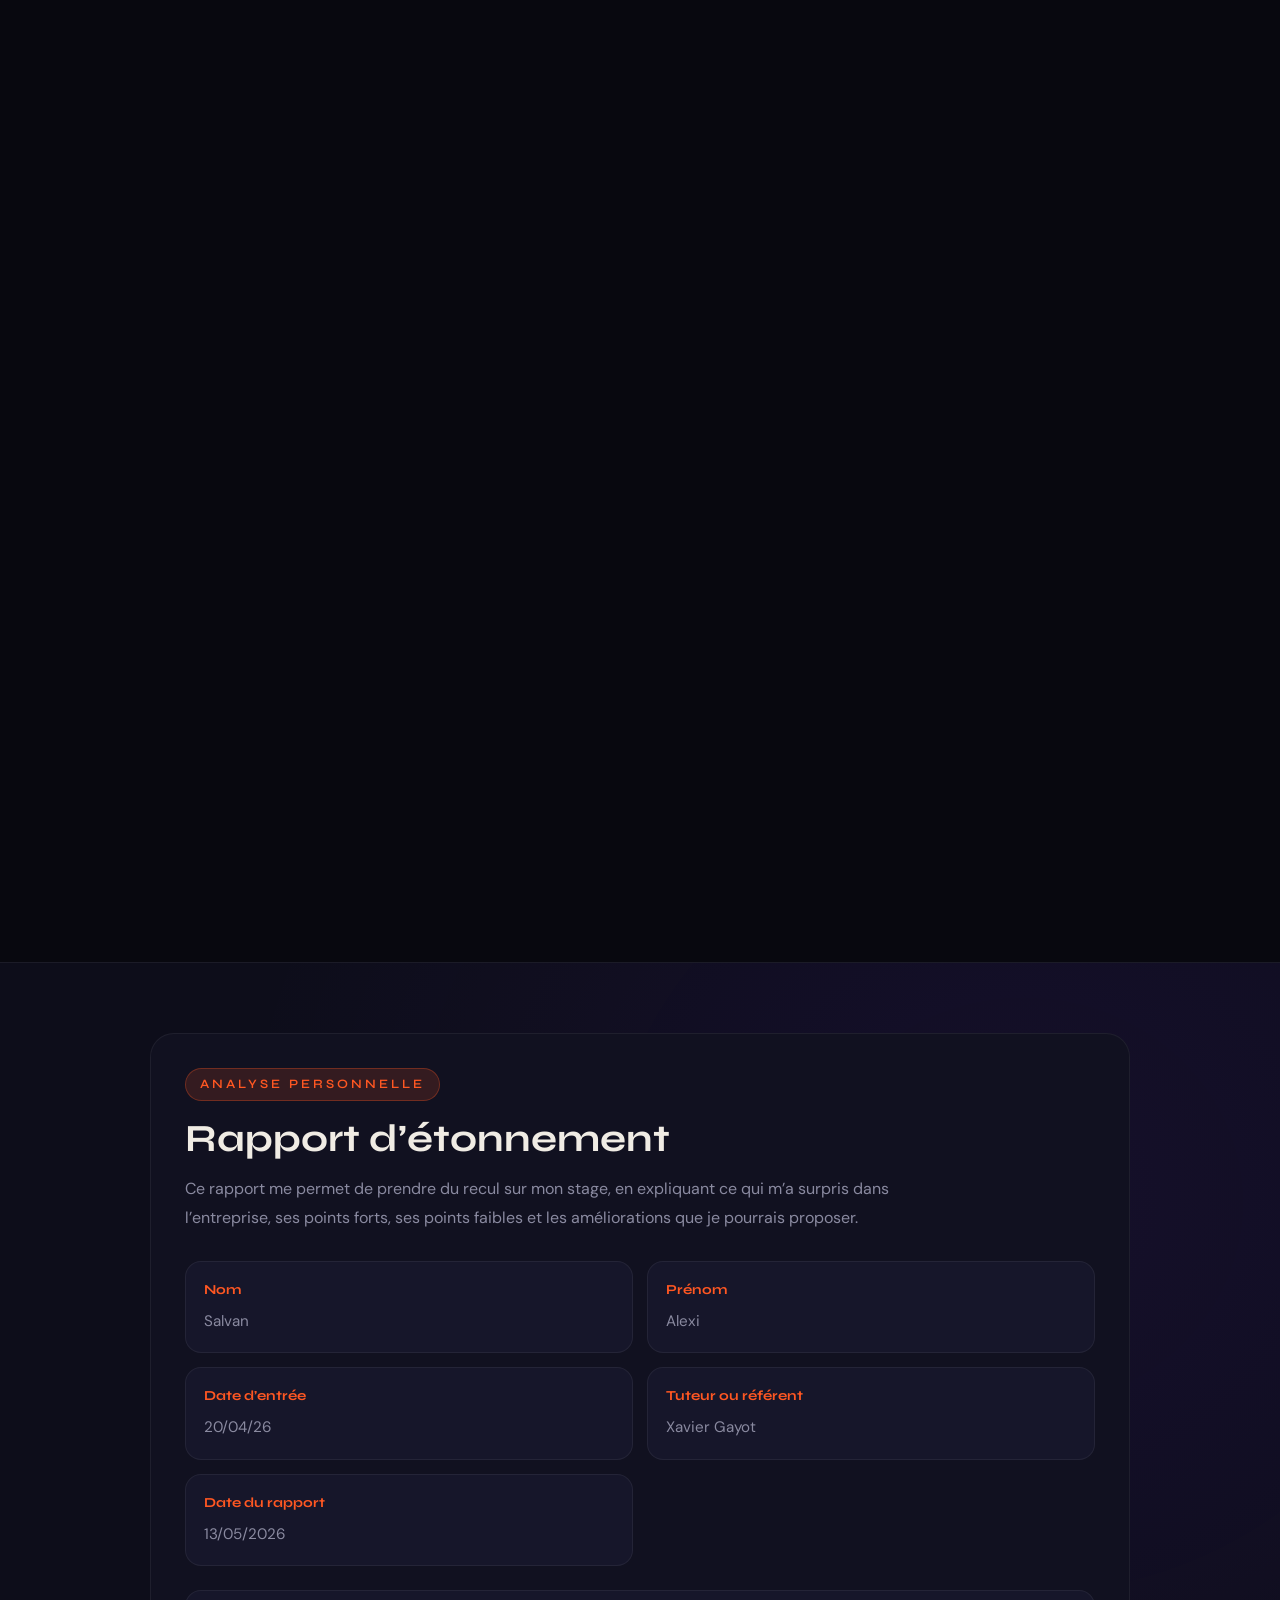
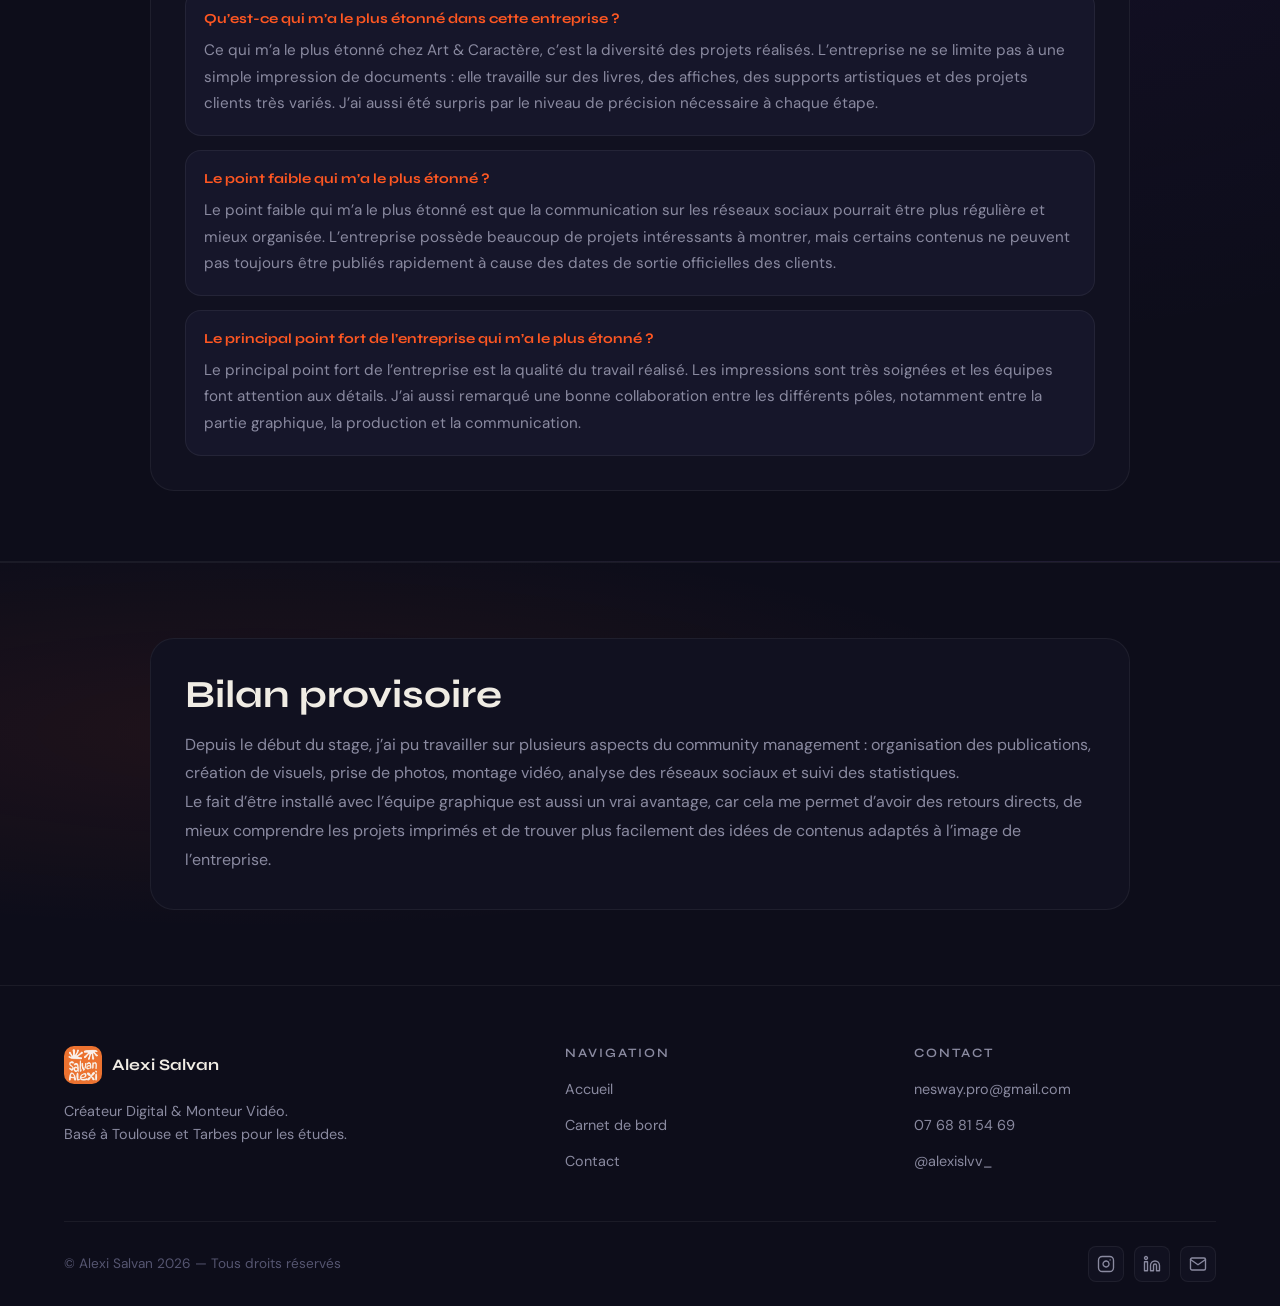
<file: carnet-de-bord-stage.html>
<!DOCTYPE html>
<html lang="fr">
<head>
    <meta charset="UTF-8">
    <meta name="viewport" content="width=device-width, initial-scale=1.0">
    <title>Carnet de bord de stage — Art & Caractère</title>
    <meta name="description" content="Carnet de bord du stage d'Alexi Salvan chez Art & Caractère en tant que Community Manager.">
    <link rel="preconnect" href="https://fonts.googleapis.com">
    <link href="https://fonts.googleapis.com/css2?family=Syne:wght@400;500;600;700;800&family=DM+Sans:ital,opsz,wght@0,9..40,300;0,9..40,400;0,9..40,500;1,9..40,300&display=swap" rel="stylesheet">
    <link rel="stylesheet" href="style.css">
    <link rel="icon" type="image/png" href="assets/favicon.png">
</head>

<body class="stage-page">

    <!-- NAVIGATION -->
    <nav class="navbar" id="navbar">
        <div class="nav-inner">
            <a href="index.html" class="nav-logo">
                <img src="assets/favicon.png" alt="Logo Alexi Salvan" class="logo-img">
                <span class="logo-name">Alexi Salvan</span>
            </a>

            <button class="nav-toggle" id="navToggle" aria-label="Menu">
                <span></span>
                <span></span>
                <span></span>
            </button>

            <ul class="nav-links" id="navLinks">
                <li><a href="index.html">Accueil</a></li>
                <li><a href="carnet-de-bord-stage.html" class="active">Carnet de bord</a></li>
                <li><a href="contact.html">Contact</a></li>
            </ul>
        </div>
    </nav>

    <!-- HERO -->
    <header class="stage-hero">
        <div class="container">
            <div class="stage-hero-content reveal">
                <p class="stage-eyebrow">Stage — Community Management</p>

                <h1 class="stage-title">
                    Carnet de bord<br>
                    chez <span>Art & Caractère</span>
                </h1>

                <p class="stage-sub">
                    Durant ce stage, j’accompagne l’imprimerie Art & Caractère dans sa communication digitale.
                    Mon rôle principal est de gérer les réseaux sociaux de l’entreprise : Instagram, Facebook et LinkedIn,
                    en créant des publications, des carrousels, des stories, des photos et des vidéos.
                </p>
            </div>
        </div>
    </header>



    <main>


<!-- BOUTON PDF -->
<section class="stage-pdf-section">
    <div class="container">
        <div class="stage-pdf-card reveal">
            <div>
                <div class="section-label">Document PDF</div>
                <h2>Carnet de bord en PDF</h2>
                <p>
                    Vous pouvez consulter ou télécharger la version PDF de mon carnet de bord de stage.
                </p>
            </div>

            <a href="assets/stage/carnetdebord.pdf" class="btn btn-primary stage-pdf-btn" target="_blank" rel="noopener">
                Voir le PDF
                <span>↗</span>
            </a>
        </div>
    </div>
</section>



<!-- INTRODUCTION DU CARNET DE BORD -->
<section class="stage-discovery">
    <div class="container">
        <div class="stage-form-card reveal">
            <div class="section-label">Introduction</div>

            <h2>Introduction du carnet de bord</h2>

            <p class="stage-form-intro">
                Ce carnet de bord présente le déroulement de mon stage au sein de l’imprimerie
                <strong>Art & Caractère</strong>, où j’occupe le rôle de
                <strong>Community Manager</strong>. Il permet de suivre mes missions, mon évolution
                et les différentes tâches réalisées au fil des semaines.
            </p>

            <div class="stage-form-grid">
                <div class="stage-form-item">
                    <h3>Entreprise d’accueil</h3>
                    <p>
                        Art & Caractère est une imprimerie spécialisée dans la réalisation de supports imprimés
                        variés, comme des livres, des affiches, des cartes postales ou encore des projets artistiques.
                        L’entreprise travaille avec différents clients et accorde une grande importance à la qualité
                        du rendu final.
                    </p>
                </div>

                <div class="stage-form-item">
                    <h3>Poste occupé</h3>
                    <p>
                        Durant ce stage, j’occupe le poste de Community Manager. Mon rôle principal est de participer
                        à la communication digitale de l’entreprise, notamment à travers la création de contenus pour
                        Instagram, Facebook et LinkedIn.
                    </p>
                </div>

                <div class="stage-form-item stage-form-item-wide">
                    <h3>Mes missions principales</h3>
                    <p>
                        Mes missions consistent principalement à créer et préparer des publications pour les réseaux
                        sociaux de l’entreprise. Je réalise des photos, des vidéos, des carrousels, des stories et des
                        montages afin de mettre en valeur les projets imprimés par Art & Caractère. Je participe aussi
                        à l’organisation des publications grâce à un calendrier éditorial et à un suivi des statistiques.
                    </p>
                </div>

                <div class="stage-form-item stage-form-item-wide">
                    <h3>Mon environnement de travail</h3>
                    <p>
                        Je travaille dans le même espace que l’équipe graphique, ce qui me permet d’échanger facilement
                        avec les employés et de mieux comprendre les projets en cours. Cette proximité est un avantage,
                        car elle m’aide à trouver des idées de contenus adaptés à l’image de l’entreprise et aux travaux
                        réalisés.
                    </p>
                </div>

                <div class="stage-form-item stage-form-item-wide">
                    <h3>Objectifs de mon stage</h3>
                    <p>
                        L’objectif de ce stage est de développer mes compétences en communication digitale, en création
                        de contenus et en gestion des réseaux sociaux. Il me permet aussi de découvrir le fonctionnement
                        d’une entreprise dans le secteur de l’imprimerie, tout en participant à des missions concrètes
                        liées à la visibilité de l’entreprise.
                    </p>
                </div>

                <div class="stage-form-item stage-form-item-wide">
                    <h3>Ce que ce carnet de bord présente</h3>
                    <p>
                        Ce carnet de bord retrace mon expérience semaine après semaine. Il présente les missions que
                        j’ai réalisées, les contenus créés, les difficultés rencontrées, ainsi que les compétences que
                        j’ai pu développer tout au long de mon stage chez Art & Caractère.
                    </p>
                </div>
            </div>
        </div>
    </div>
</section>

        <!-- TIMELINE -->
        <section class="stage-timeline" id="semaines">
            <div class="container">
                <div class="stage-timeline-header reveal">
                    <div class="section-label">Suivi du stage</div>
                    <h2>Évolution semaine par semaine</h2>
                    <p>
                        Voici les principales missions réalisées depuis le début du stage, avec quelques visuels pour
                        mieux illustrer le travail effectué.
                    </p>
                </div>

                <!-- SEMAINE 1 -->
                <article class="stage-week reveal" id="semaine-1">
                    <div class="stage-week-card">

                        <div class="stage-week-text">
                            <div class="stage-week-top">
                                <div class="stage-week-num">01</div>
                                <div>
                                    <div class="stage-week-label">Première semaine</div>
                                    <h3 class="stage-week-title">Découverte de l’entreprise et premiers contenus</h3>
                                </div>
                            </div>

                            <p>
                                Pour ma première semaine chez <strong>Art & Caractère</strong>, j’ai commencé par faire
                                le tour de l’entreprise afin de découvrir les différents espaces, les machines et le
                                fonctionnement général de l’imprimerie. Cela m’a permis de mieux comprendre le cadre
                                dans lequel j’allais travailler.
                            </p>

                            <p>
                                J’ai ensuite créé un document de travail dans lequel j’ai préparé un
                                calendrier éditorial, un benchmark concurrentiel et une
                                analyse des meilleurs horaires de publication en observant l’activité d’autres entreprises.
                                J’ai aussi récupéré les accès Instagram et Facebook, puis homologué la page LinkedIn
                                de l’entreprise.
                            </p>

                            <p>
                                J’ai réalisé mon premier carrousel autour de l’affiche de Cannes 2026. Pour ce contenu,
                                j’ai pris des photos et créé une courte vidéo avec un effet de lumière sur la typographie
                                dorée de l’affiche. Deux jours plus tard, j’ai publié un autre contenu autour d’une
                                exposition, avec des photos et un montage vidéo de cartes postales qui s’empilent.
                                Cette publication a permis d’obtenir deux collaborations acceptées avec
                                Librairie Boutique Mucemet Arteum Store.
                            </p>
                        </div>

                        <div class="stage-mini-carousel" data-carousel>
                            <div class="stage-mini-carousel-view">
                                <button class="stage-mini-arrow prev" type="button" data-prev aria-label="Image précédente">‹</button>

                                <div class="stage-mini-slide active">
                                    <img src="assets/stage/semaine-1-1.jpg" alt="Découverte de l’imprimerie Art & Caractère">
                                </div>

                                <div class="stage-mini-slide">
                                    <img src="assets/stage/semaine-1-2.jpg" alt="Publication autour d’une exposition">
                                </div>

                                <div class="stage-mini-slide">
                                    <video
                                        class="stage-video"
                                        autoplay
                                        muted
                                        loop
                                        playsinline
                                        preload="auto"
                                        disablepictureinpicture
                                        controlslist="nodownload nofullscreen noremoteplayback">
                                        <source src="assets/stage/semaine-1-3.mp4" type="video/mp4">
                                        Votre navigateur ne supporte pas la lecture vidéo.
                                    </video>
                                </div>

                                <button class="stage-mini-arrow next" type="button" data-next aria-label="Image suivante">›</button>
                            </div>

                            <div class="stage-mini-caption">
                                Aperçu des premiers contenus réalisés pendant la semaine.
                            </div>

                            <div class="stage-mini-thumbs">
                                <button class="stage-mini-thumb active" type="button" data-thumb="0">
                                    <img src="assets/stage/semaine-1-1.jpg" alt="">
                                </button>

                                <button class="stage-mini-thumb" type="button" data-thumb="1">
                                    <img src="assets/stage/semaine-1-2.jpg" alt="">
                                </button>

                                <button class="stage-mini-thumb video-thumb" type="button" data-thumb="2" aria-label="Voir la vidéo">
                                    <img src="assets/stage/semaine-1-3.png" alt="">
                                </button>
                            </div>

                            <div class="stage-links stage-links-side">
                                <a href="https://www.instagram.com/p/DXcJrjZiCJp/?utm_source=ig_web_copy_link&igsh=MzRlODBiNWFlZA==" class="stage-work-link" target="_blank" rel="noopener">
                                    <span class="stage-work-link-icon">↗</span>
                                    <span>
                                        <strong>Voir le carrousel Cannes 2026</strong>
                                        <small>Photos et vidéo avec effet de lumière</small>
                                    </span>
                                </a>

                                <a href="https://www.instagram.com/p/DXhTXQpiMjn/?utm_source=ig_web_copy_link&igsh=MzRlODBiNWFlZA==" class="stage-work-link" target="_blank" rel="noopener">
                                    <span class="stage-work-link-icon">↗</span>
                                    <span>
                                        <strong>Voir la publication exposition</strong>
                                        <small>Montage vidéo avec cartes postales</small>
                                    </span>
                                </a>
                            </div>
                        </div>

                    </div>
                </article>

                <!-- SEMAINE 2 -->
                <article class="stage-week reveal" id="semaine-2">
                    <div class="stage-week-card">

                        <div class="stage-week-text">
                            <div class="stage-week-top">
                                <div class="stage-week-num">02</div>
                                <div>
                                    <div class="stage-week-label">Deuxième semaine</div>
                                    <h3 class="stage-week-title">Préparation de contenus et publications en avance</h3>
                                </div>
                            </div>

                            <p>
                                Pendant la deuxième semaine, j’ai commencé à préparer plusieurs posts en avance afin
                                d’avoir du contenu prêt à publier. J’ai travaillé sur différents formats : des photos de
                                produits, des vidéos de produits et des vidéos de machines en action.
                            </p>

                            <p>
                                J’ai ensuite publié un contenu autour d’un livre photographique qui venait de sortir.
                                Comme pour la première semaine, j’ai réalisé un carrousel accompagné d’une vidéo avec
                                un effet de lumière afin de mettre en valeur l’objet imprimé.
                            </p>

                            <p>
                                J’ai aussi préparé rapidement une publication autour d’une exposition photographique
                                d’un photographe japonais qui avait imprimé son livre photo chez Art & Caractère.
                                Le photographe a apprécié la publication et a accepté la collaboration sur le post.
                            </p>
                        </div>

                        <div class="stage-mini-carousel" data-carousel>
                            <div class="stage-mini-carousel-view">
                                <button class="stage-mini-arrow prev" type="button" data-prev aria-label="Image précédente">‹</button>

                                <div class="stage-mini-slide active">
                                    <img src="assets/stage/semaine-2-1.jpg" alt="Préparation de contenus en avance">
                                </div>

                                <div class="stage-mini-slide">
                                    <video
                                        class="stage-video"
                                        autoplay
                                        muted
                                        loop
                                        playsinline
                                        preload="auto"
                                        disablepictureinpicture
                                        controlslist="nodownload nofullscreen noremoteplayback">
                                        <source src="assets/stage/semaine-2-3.mp4" type="video/mp4">
                                        Votre navigateur ne supporte pas la lecture vidéo.
                                    </video>
                                </div>

                                <div class="stage-mini-slide">
                                    <img src="assets/stage/semaine-2-2.jpg" alt="Livre photographique publié sur les réseaux">
                                </div>

                                <button class="stage-mini-arrow next" type="button" data-next aria-label="Image suivante">›</button>
                            </div>

                            <div class="stage-mini-caption">
                                Contenus préparés : produits imprimés, vidéos et publications prêtes à poster.
                            </div>

                            <div class="stage-mini-thumbs">
                                <button class="stage-mini-thumb active" type="button" data-thumb="0">
                                    <img src="assets/stage/semaine-2-1.jpg" alt="">
                                </button>

                                <button class="stage-mini-thumb video-thumb" type="button" data-thumb="2" aria-label="Voir la vidéo">
                                    <img src="assets/stage/semaine-2-3.png" alt="">
                                </button>

                                <button class="stage-mini-thumb" type="button" data-thumb="1">
                                    <img src="assets/stage/semaine-2-2.jpg" alt="">
                                </button>
                            </div>

                            <div class="stage-links stage-links-side">
                                <a href="https://www.instagram.com/p/DXo_-QfiFY7/?utm_source=ig_web_copy_link&igsh=MzRlODBiNWFlZA==" class="stage-work-link" target="_blank" rel="noopener">
                                    <span class="stage-work-link-icon">↗</span>
                                    <span>
                                        <strong>Voir le post du livre photo</strong>
                                        <small>Carrousel et vidéo d’effet lumière</small>
                                    </span>
                                </a>

                                <a href="https://www.instagram.com/p/DXwh3JsCA9U/?utm_source=ig_web_copy_link&igsh=MzRlODBiNWFlZA==" class="stage-work-link" target="_blank" rel="noopener">
                                    <span class="stage-work-link-icon">↗</span>
                                    <span>
                                        <strong>Voir le post de l’exposition photo</strong>
                                        <small>Publication réalisée rapidement pour le photographe</small>
                                    </span>
                                </a>
                            </div>
                        </div>

                    </div>
                </article>

                <!-- SEMAINE 3 -->
                <article class="stage-week reveal" id="semaine-3">
                    <div class="stage-week-card">

                        <div class="stage-week-text">
                            <div class="stage-week-top">
                                <div class="stage-week-num">03</div>
                                <div>
                                    <div class="stage-week-label">Troisième semaine</div>
                                    <h3 class="stage-week-title">Analyse du site web et nouveaux formats créatifs</h3>
                                </div>
                            </div>

                            <p>
                                Lors de la troisième semaine, mon tuteur m’a demandé de faire une analyse du site web
                                de l’entreprise. J’ai relevé les points positifs, les points négatifs et les éléments qui
                                pourraient être améliorés, aussi bien sur le plan visuel que sur l’expérience utilisateur.
                            </p>

                            <p>
                                J’ai également créé une publication autour d’un livre de cuisine. Pour ce post, j’ai pris
                                plusieurs photos et réalisé une vidéo en stop motion afin de mettre le livre en valeur de
                                manière plus dynamique. La créatrice du livre a beaucoup aimé le contenu et a accepté
                                la collaboration sur la publication.
                            </p>

                            <p>
                                En parallèle, j’ai mis à jour mon portfolio avec les premiers travaux réalisés pour
                                Art & Caractère. J’ai aussi ajouté à mon document de travail un calendrier de statistiques
                                pour suivre les performances des publications et du compte. Enfin, les échanges avec les
                                employés m’ont donné de nouvelles idées de contenus, comme des stories ou des jeux concours
                                pour faire gagner un exemplaire d’un livre imprimé par l’entreprise.
                            </p>
                        </div>

                        <div class="stage-mini-carousel" data-carousel>
                            <div class="stage-mini-carousel-view">
                                <button class="stage-mini-arrow prev" type="button" data-prev aria-label="Image précédente">‹</button>

                                <div class="stage-mini-slide active">
                                    <img src="assets/stage/semaine-3-1.png" alt="Analyse du site web Art & Caractère">
                                </div>

                                <div class="stage-mini-slide">
                                    <img src="assets/stage/semaine-3-2.png" alt="Publication autour d’un livre de cuisine">
                                </div>

                                <div class="stage-mini-slide">
                                    <video
                                        class="stage-video"
                                        autoplay
                                        muted
                                        loop
                                        playsinline
                                        preload="auto"
                                        disablepictureinpicture
                                        controlslist="nodownload nofullscreen noremoteplayback">
                                        <source src="assets/stage/semaine-3-3.mp4" type="video/mp4">
                                        Votre navigateur ne supporte pas la lecture vidéo.
                                    </video>
                                </div>

                                <button class="stage-mini-arrow next" type="button" data-next aria-label="Image suivante">›</button>
                            </div>

                            <div class="stage-mini-caption">
                                Analyse, création de contenu et suivi des statistiques de publication.
                            </div>

                            <div class="stage-mini-thumbs">
                                <button class="stage-mini-thumb active" type="button" data-thumb="0">
                                    <img src="assets/stage/semaine-3-1.png" alt="">
                                </button>

                                <button class="stage-mini-thumb" type="button" data-thumb="1">
                                    <img src="assets/stage/semaine-3-2.png" alt="">
                                </button>

                                <button class="stage-mini-thumb video-thumb" type="button" data-thumb="2" aria-label="Voir la vidéo">
                                    <img src="assets/stage/semaine-3-3.jpg" alt="">
                                </button>
                            </div>

                            <div class="stage-links stage-links-side">
                                <a href="https://www.instagram.com/p/DX61Vm4iA8H/?utm_source=ig_web_copy_link&igsh=MzRlODBiNWFlZA==" class="stage-work-link" target="_blank" rel="noopener">
                                    <span class="stage-work-link-icon">↗</span>
                                    <span>
                                        <strong>Voir le post du livre de cuisine</strong>
                                        <small>Photos et vidéo en stop motion</small>
                                    </span>
                                </a>

                                <a href="https://alexisalvan.com/" class="stage-work-link" target="_blank" rel="noopener">
                                    <span class="stage-work-link-icon">↗</span>
                                    <span>
                                        <strong>Voir mon portfolio mis à jour</strong>
                                        <small>Ajout des travaux réalisés pendant le stage</small>
                                    </span>
                                </a>
                            </div>
                        </div>

                    </div>
                </article>

                <!-- SEMAINE 4 -->
                <article class="stage-week reveal" id="semaine-4">
                    <div class="stage-week-card">

                        <div class="stage-week-text">
                            <div class="stage-week-top">
                                <div class="stage-week-num">04</div>
                                <div>
                                    <div class="stage-week-label">Quatrième semaine</div>
                                    <h3 class="stage-week-title">Portfolio, carnet de bord et contenus en attente</h3>
                                </div>
                            </div>

                            <p>
                                Pendant la quatrième semaine, j’ai continué à peaufiner mon portfolio afin d’y intégrer
                                correctement les travaux réalisés depuis le début du stage. J’ai aussi commencé à préparer
                                ce carnet de bord pour présenter clairement mes missions et mon évolution semaine après
                                semaine.
                            </p>

                            <p>
                                Actuellement, j’ai environ trois ou quatre publications prêtes à être postées. Ce sont des
                                contenus liés à des projets clients, donc je dois attendre leur sortie officielle avant de
                                pouvoir les publier ou les montrer.
                            </p>

                            <p>
                                Cette semaine m’a surtout permis de prendre du recul sur ce que j’ai déjà produit, de
                                mieux organiser mes fichiers et de préparer la suite du stage avec du contenu déjà prêt.
                            </p>
                        </div>

                        <div class="stage-mini-carousel" data-carousel>
                            <div class="stage-mini-carousel-view">
                                <button class="stage-mini-arrow prev" type="button" data-prev aria-label="Image précédente">‹</button>

                                <div class="stage-mini-slide active">
                                    <img src="assets/stage/semaine-4-1.jpg" alt="Mise à jour du portfolio">
                                </div>

                                <div class="stage-mini-slide">
                                    <img src="assets/stage/semaine-4-2.jpg" alt="Préparation du carnet de bord de stage">
                                </div>

                                <div class="stage-mini-slide">
                                    <img src="assets/stage/semaine-4-3.png" alt="Publications prêtes en attente de sortie officielle">
                                </div>

                                <button class="stage-mini-arrow next" type="button" data-next aria-label="Image suivante">›</button>
                            </div>

                            <div class="stage-mini-caption">
                                Organisation du portfolio, carnet de bord et contenus en attente de publication.
                            </div>

                            <div class="stage-mini-thumbs">
                                <button class="stage-mini-thumb active" type="button" data-thumb="0">
                                    <img src="assets/stage/semaine-4-1.jpg" alt="">
                                </button>

                                <button class="stage-mini-thumb" type="button" data-thumb="1">
                                    <img src="assets/stage/semaine-4-2.jpg" alt="">
                                </button>

                                <button class="stage-mini-thumb" type="button" data-thumb="2">
                                    <img src="assets/stage/semaine-4-3.png" alt="">
                                </button>
                            </div>

                            <div class="stage-links stage-links-side">
                                <a href="https://alexisalvan.com/projets" class="stage-work-link" target="_blank" rel="noopener">
                                    <span class="stage-work-link-icon">↗</span>
                                    <span>
                                        <strong>Voir mon portfolio</strong>
                                        <small>Mise à jour avec les premiers contenus du stage</small>
                                    </span>
                                </a>

                                    <span class="stage-work-link-icon">⏳</span>
                                    <span>
                                        <strong>Posts en attente de publication</strong>
                                        <small>Contenus prêts, en attente de sortie officielle client</small>
                                    </span>
                                </a>
                            </div>
                        </div>

                    </div>
                </article>

            </div>
        </section>

<!-- FICHE MÉTIER -->
        <section class="stage-discovery">
            <div class="container">
                <div class="stage-form-card reveal">
                    <div class="section-label">Interview</div>
                    <h2>Fiche de découverte d’un métier</h2>

                    <p class="stage-form-intro">
                        Dans le cadre de mon stage, j’ai réalisé une interview afin de mieux comprendre un métier présent
                        dans l’entreprise et le parcours nécessaire pour l’exercer.
                    </p>

                    <div class="stage-form-grid">
                        <div class="stage-form-item">
                            <h3>Nom et prénom de la personne</h3>
                            <p>À compléter</p>
                        </div>

                        <div class="stage-form-item">
                            <h3>Fonction dans l’entreprise</h3>
                            <p>À compléter</p>
                        </div>

                        <div class="stage-form-item">
                            <h3>Intitulé du métier présenté</h3>
                            <p>À compléter</p>
                        </div>

                        <div class="stage-form-item stage-form-item-wide">
                            <h3>En quoi consiste votre métier ?</h3>
                            <p>
                                Refaire vivre l'entreprise sur les réseaux sociaux, préparer des documents comme des calendrier éditorial etc... pour permettre une continuité à mon travail par l'entreprise même quand j'aurais finis mon stage.
                            </p>
                        </div>

                        <div class="stage-form-item stage-form-item-wide">
                            <h3>Ce qui vous plaît dans ce métier ?</h3>
                            <p>
                                Prendre des photos et vidéos puis m'inspirer sur internet de plein de chose et regarder des tutos pour s'améliorer, être content de son travail et avoir le retour par le biais des vues et likes sur les réseaux sociaux fait partie des choses que j'ai le plus aimer.
                            </p>
                        </div>

                        <div class="stage-form-item stage-form-item-wide">
                            <h3>Ce qui est difficile dans ce métier ?</h3>
                            <p>
                                Comme il y a beaucoup de production en même temps et à la suite il est difficile pour moi de me repérer et d'agir de manière optimiser, sachant que certaines production sont censurer et d'autre ont des dates de mise en avant a respecter pour pas spoil.
                            </p>
                        </div>
                    </div>
                </div>
            </div>
        </section>

        <!-- RAPPORT D'ÉTONNEMENT -->
        <section class="stage-surprise-report">
            <div class="container">
                <div class="stage-form-card reveal">
                    <div class="section-label">Analyse personnelle</div>
                    <h2>Rapport d’étonnement</h2>

                    <p class="stage-form-intro">
                        Ce rapport me permet de prendre du recul sur mon stage, en expliquant ce qui m’a surpris dans
                        l’entreprise, ses points forts, ses points faibles et les améliorations que je pourrais proposer.
                    </p>

                    <div class="stage-form-grid stage-identity-grid">
                        <div class="stage-form-item">
                            <h3>Nom</h3>
                            <p>Salvan</p>
                        </div>

                        <div class="stage-form-item">
                            <h3>Prénom</h3>
                            <p>Alexi</p>
                        </div>

                        <div class="stage-form-item">
                            <h3>Date d’entrée</h3>
                            <p>20/04/26</p>
                        </div>

                        <div class="stage-form-item">
                            <h3>Tuteur ou référent</h3>
                            <p>Xavier Gayot</p>
                        </div>

                        <div class="stage-form-item">
                            <h3>Date du rapport</h3>
                            <p>13/05/2026</p>
                        </div>
                    </div>

                    <div class="stage-form-grid">
                        <div class="stage-form-item stage-form-item-wide">
                            <h3>Qu’est-ce qui m’a le plus étonné dans cette entreprise ?</h3>
                            <p>
                                Ce qui m’a le plus étonné chez Art & Caractère, c’est la diversité des projets réalisés.
                                L’entreprise ne se limite pas à une simple impression de documents : elle travaille sur
                                des livres, des affiches, des supports artistiques et des projets clients très variés.
                                J’ai aussi été surpris par le niveau de précision nécessaire à chaque étape.
                            </p>
                        </div>

                        <div class="stage-form-item stage-form-item-wide">
                            <h3>Le point faible qui m’a le plus étonné ?</h3>
                            <p>
                                Le point faible qui m’a le plus étonné est que la communication sur les réseaux sociaux
                                pourrait être plus régulière et mieux organisée. L’entreprise possède beaucoup de projets
                                intéressants à montrer, mais certains contenus ne peuvent pas toujours être publiés
                                rapidement à cause des dates de sortie officielles des clients.
                            </p>
                        </div>

                        <div class="stage-form-item stage-form-item-wide">
                            <h3>Le principal point fort de l’entreprise qui m’a le plus étonné ?</h3>
                            <p>
                                Le principal point fort de l’entreprise est la qualité du travail réalisé. Les impressions
                                sont très soignées et les équipes font attention aux détails. J’ai aussi remarqué une bonne
                                collaboration entre les différents pôles, notamment entre la partie graphique, la production
                                et la communication.
                            </p>
                        </div>
                    </div>
                </div>
            </div>
        </section>

        <!-- BILAN -->
        <section class="stage-summary">
            <div class="container">
                <div class="stage-summary-card reveal">
                    <h2>Bilan provisoire</h2>

                    <p>
                        Depuis le début du stage, j’ai pu travailler sur plusieurs aspects du community management :
                        organisation des publications, création de visuels, prise de photos, montage vidéo, analyse des
                        réseaux sociaux et suivi des statistiques.
                    </p>

                    <p>
                        Le fait d’être installé avec l’équipe graphique est aussi un vrai avantage, car cela me permet
                        d’avoir des retours directs, de mieux comprendre les projets imprimés et de trouver plus facilement
                        des idées de contenus adaptés à l’image de l’entreprise.
                    </p>
                </div>
            </div>
        </section>
    </main>

    <!-- FOOTER -->
    <footer class="footer">
        <div class="container">
            <div class="footer-top">
                <div class="footer-brand">
                    <div class="footer-logo">
                        <img src="assets/logo.png" alt="Logo Alexi Salvan" class="logo-img">
                        <span class="logo-name">Alexi Salvan</span>
                    </div>

                    <p class="footer-tagline">
                        Créateur Digital & Monteur Vidéo.<br>
                        Basé à Toulouse et Tarbes pour les études.
                    </p>
                </div>

                <div class="footer-nav">
                    <h4>Navigation</h4>
                    <ul>
                        <li><a href="index.html">Accueil</a></li>
                        <li><a href="carnet-de-bord-stage.html">Carnet de bord</a></li>
                        <li><a href="contact.html">Contact</a></li>
                    </ul>
                </div>

                <div class="footer-contact">
                    <h4>Contact</h4>
                    <ul>
                        <li><a href="mailto:nesway.pro@gmail.com">nesway.pro@gmail.com</a></li>
                        <li><a href="tel:+33768115469">07 68 81 54 69</a></li>
                        <li><a href="https://www.instagram.com/alexislvv_" target="_blank" rel="noopener">@alexislvv_</a></li>
                    </ul>
                </div>
            </div>

            <div class="footer-bottom">
                <p>© Alexi Salvan 2025 — Tous droits réservés</p>

                <div class="footer-social">
                    <a href="https://www.instagram.com/alexislvv_" target="_blank" rel="noopener" aria-label="Instagram">
                        <svg width="18" height="18" viewBox="0 0 24 24" fill="none" stroke="currentColor" stroke-width="1.8" stroke-linecap="round" stroke-linejoin="round">
                            <rect x="2" y="2" width="20" height="20" rx="5" ry="5"/>
                            <path d="M16 11.37A4 4 0 1 1 12.63 8 4 4 0 0 1 16 11.37z"/>
                            <line x1="17.5" y1="6.5" x2="17.51" y2="6.5"/>
                        </svg>
                    </a>

                    <a href="https://www.linkedin.com/in/alexi-salvan-ab738b33b/" target="_blank" rel="noopener" aria-label="LinkedIn">
                        <svg width="18" height="18" viewBox="0 0 24 24" fill="none" stroke="currentColor" stroke-width="1.8" stroke-linecap="round" stroke-linejoin="round">
                            <path d="M16 8a6 6 0 0 1 6 6v7h-4v-7a2 2 0 0 0-2-2 2 2 0 0 0-2 2v7h-4v-7a6 6 0 0 1 6-6z"/>
                            <rect x="2" y="9" width="4" height="12"/>
                            <circle cx="4" cy="4" r="2"/>
                        </svg>
                    </a>

                    <a href="mailto:nesway.pro@gmail.com" aria-label="Email">
                        <svg width="18" height="18" viewBox="0 0 24 24" fill="none" stroke="currentColor" stroke-width="1.8" stroke-linecap="round" stroke-linejoin="round">
                            <path d="M4 4h16c1.1 0 2 .9 2 2v12c0 1.1-.9 2-2 2H4c-1.1 0-2-.9-2-2V6c0-1.1.9-2 2-2z"/>
                            <polyline points="22,6 12,13 2,6"/>
                        </svg>
                    </a>
                </div>
            </div>
        </div>
    </footer>

    <script src="main.js"></script>

    <script>
        document.querySelectorAll('[data-carousel]').forEach((carousel) => {
            const slides = carousel.querySelectorAll('.stage-mini-slide');
            const thumbs = carousel.querySelectorAll('.stage-mini-thumb');
            const prevBtn = carousel.querySelector('[data-prev]');
            const nextBtn = carousel.querySelector('[data-next]');

            let current = 0;

            function updateCarousel(index) {
                if (!slides.length) return;

                if (index < 0) {
                    current = slides.length - 1;
                } else if (index >= slides.length) {
                    current = 0;
                } else {
                    current = index;
                }

                slides.forEach((slide, i) => {
                    const isActive = i === current;
                    slide.classList.toggle('active', isActive);

                    const video = slide.querySelector('video');

                    if (video) {
                        if (isActive) {
                            video.play().catch(() => {});
                        } else {
                            video.pause();
                            video.currentTime = 0;
                        }
                    }
                });

                thumbs.forEach((thumb, i) => {
                    thumb.classList.toggle('active', i === current);
                });
            }

            prevBtn?.addEventListener('click', () => {
                updateCarousel(current - 1);
            });

            nextBtn?.addEventListener('click', () => {
                updateCarousel(current + 1);
            });

            thumbs.forEach((thumb, i) => {
                thumb.addEventListener('click', () => {
                    updateCarousel(i);
                });
            });

            updateCarousel(0);
        });
    </script>

</body>
</html>
</file>
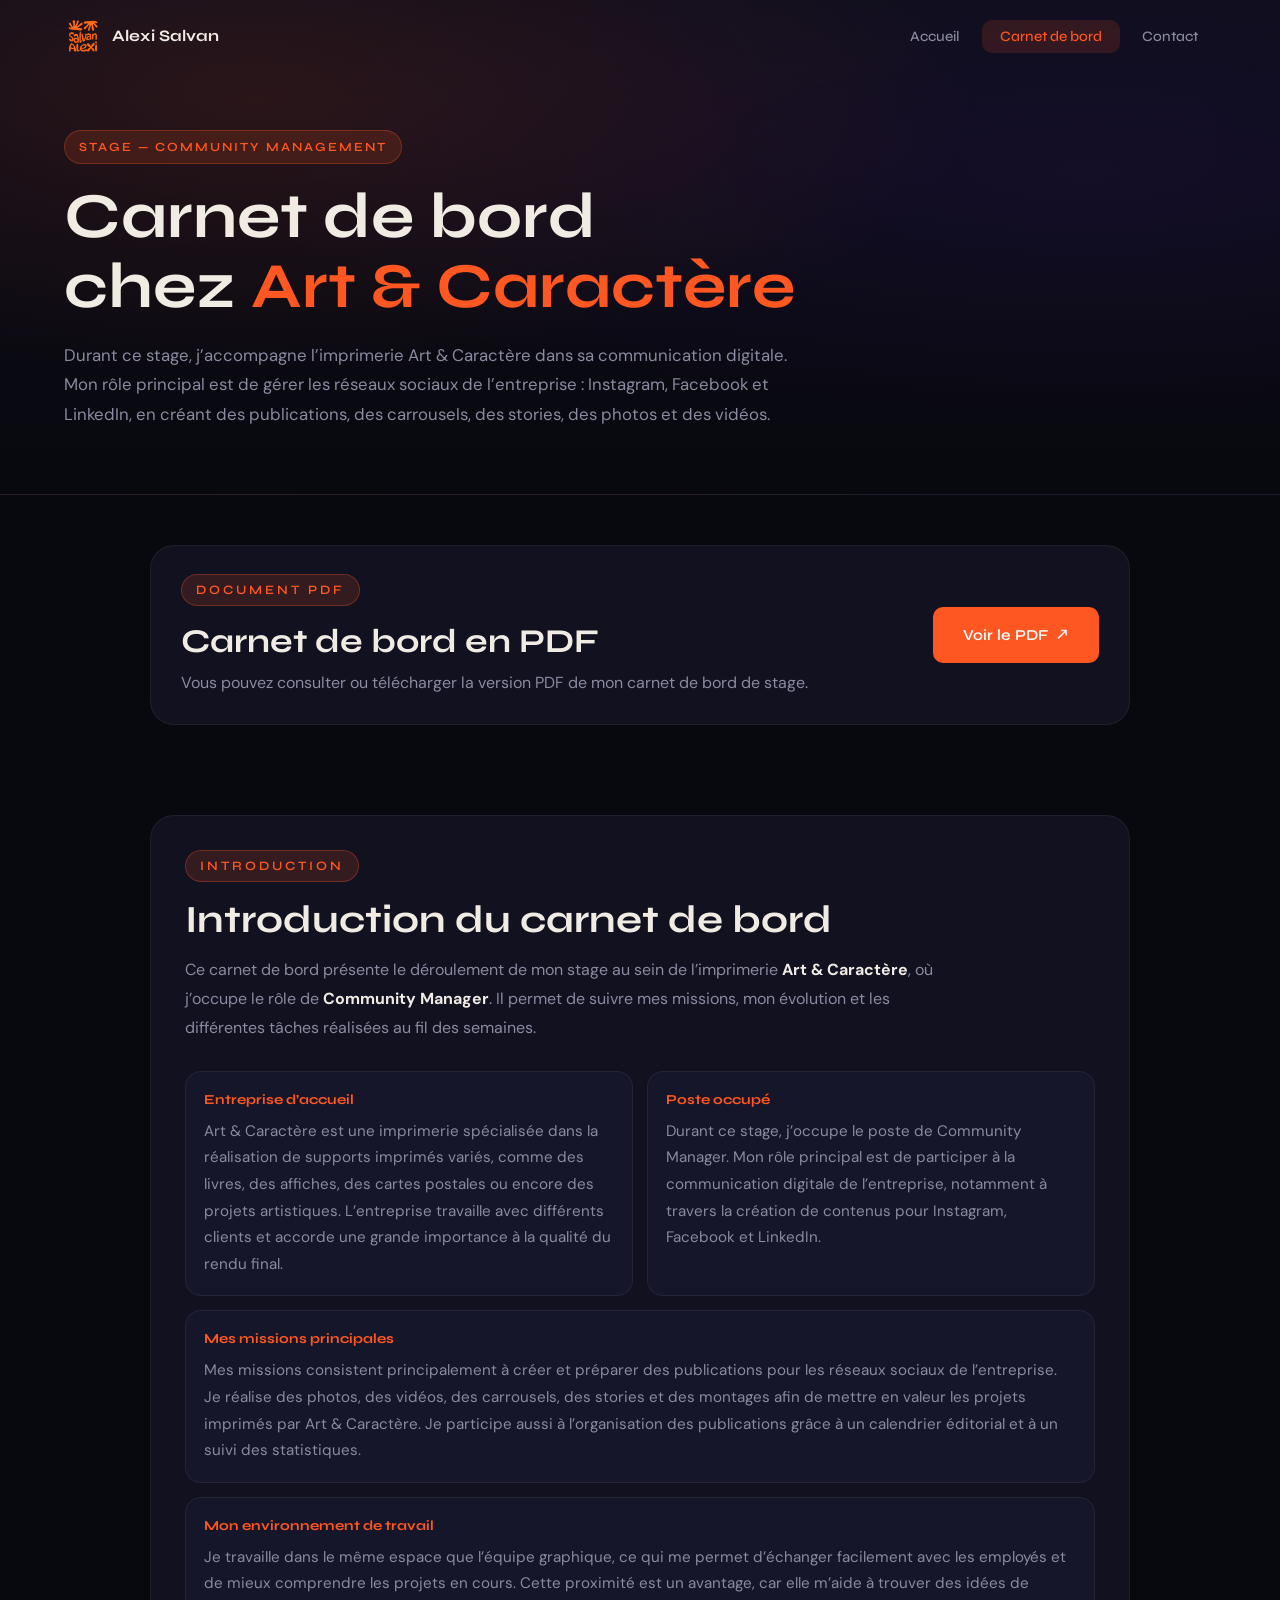
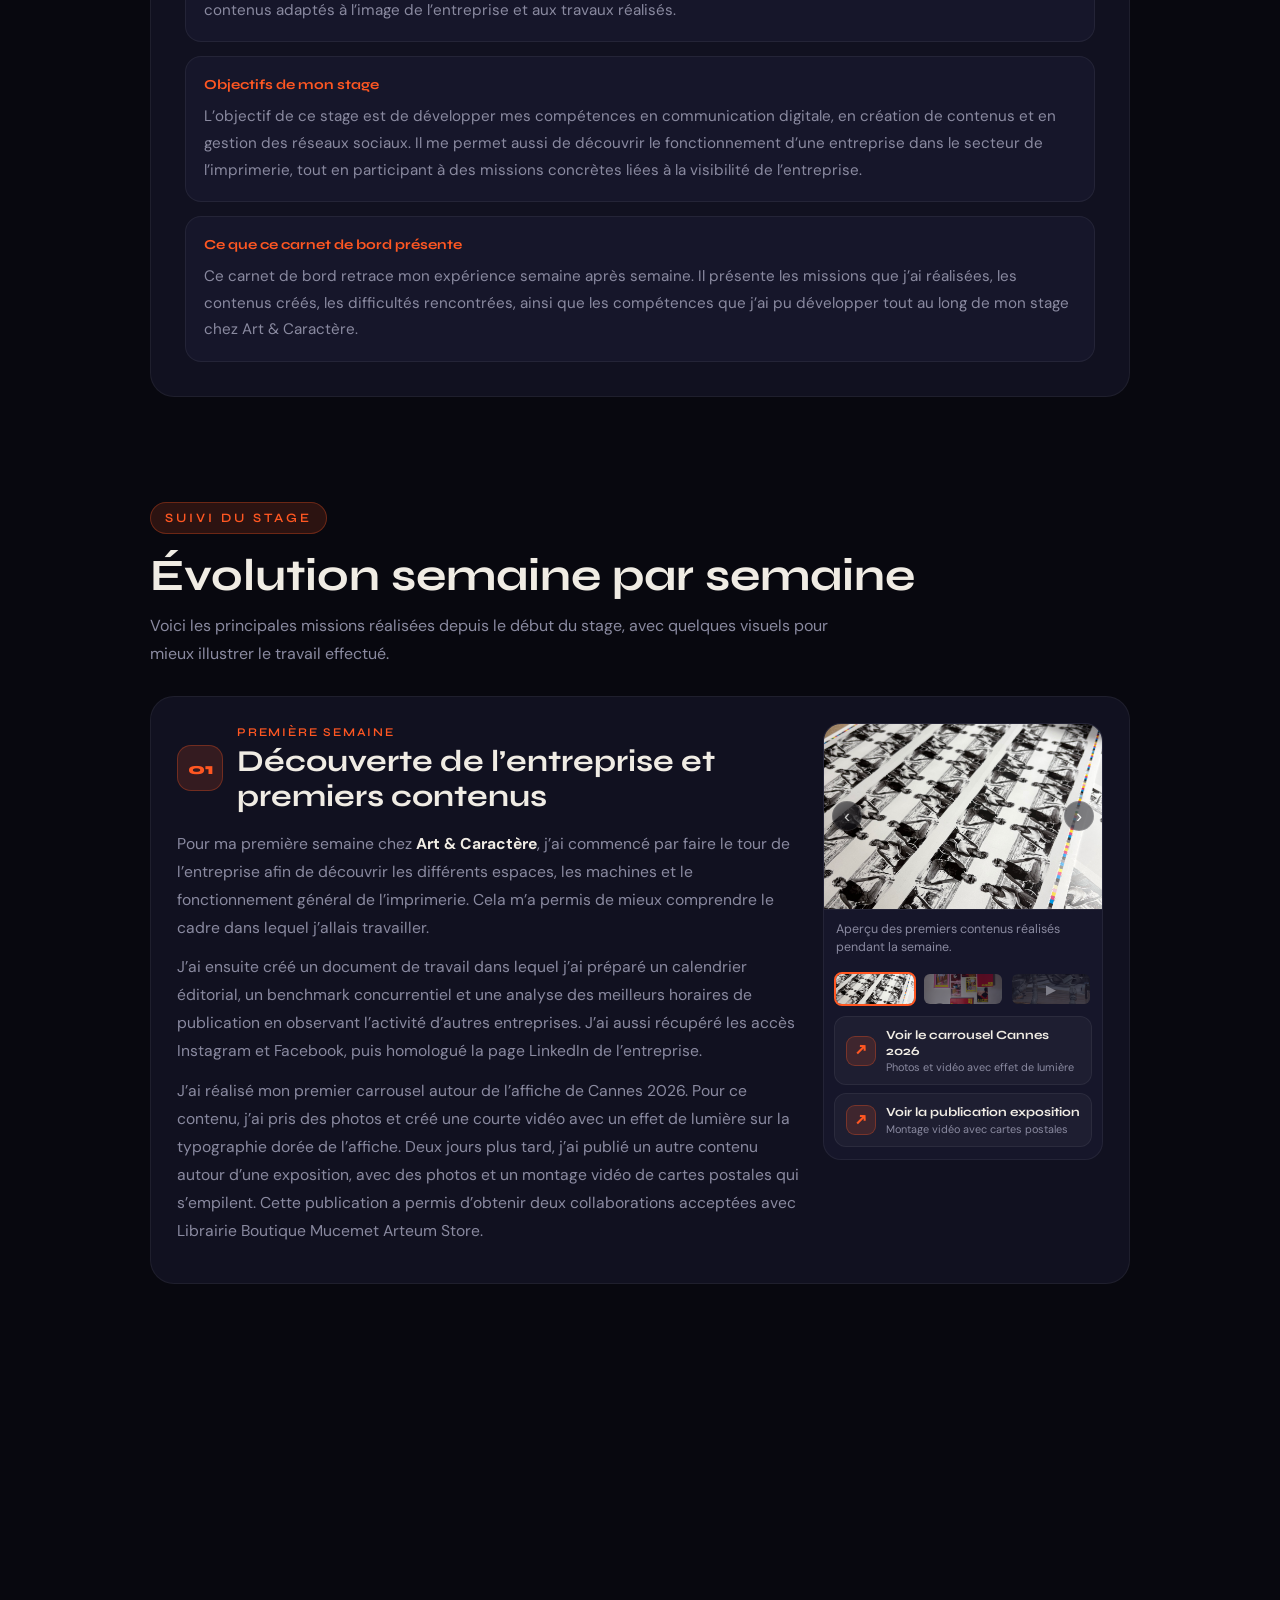
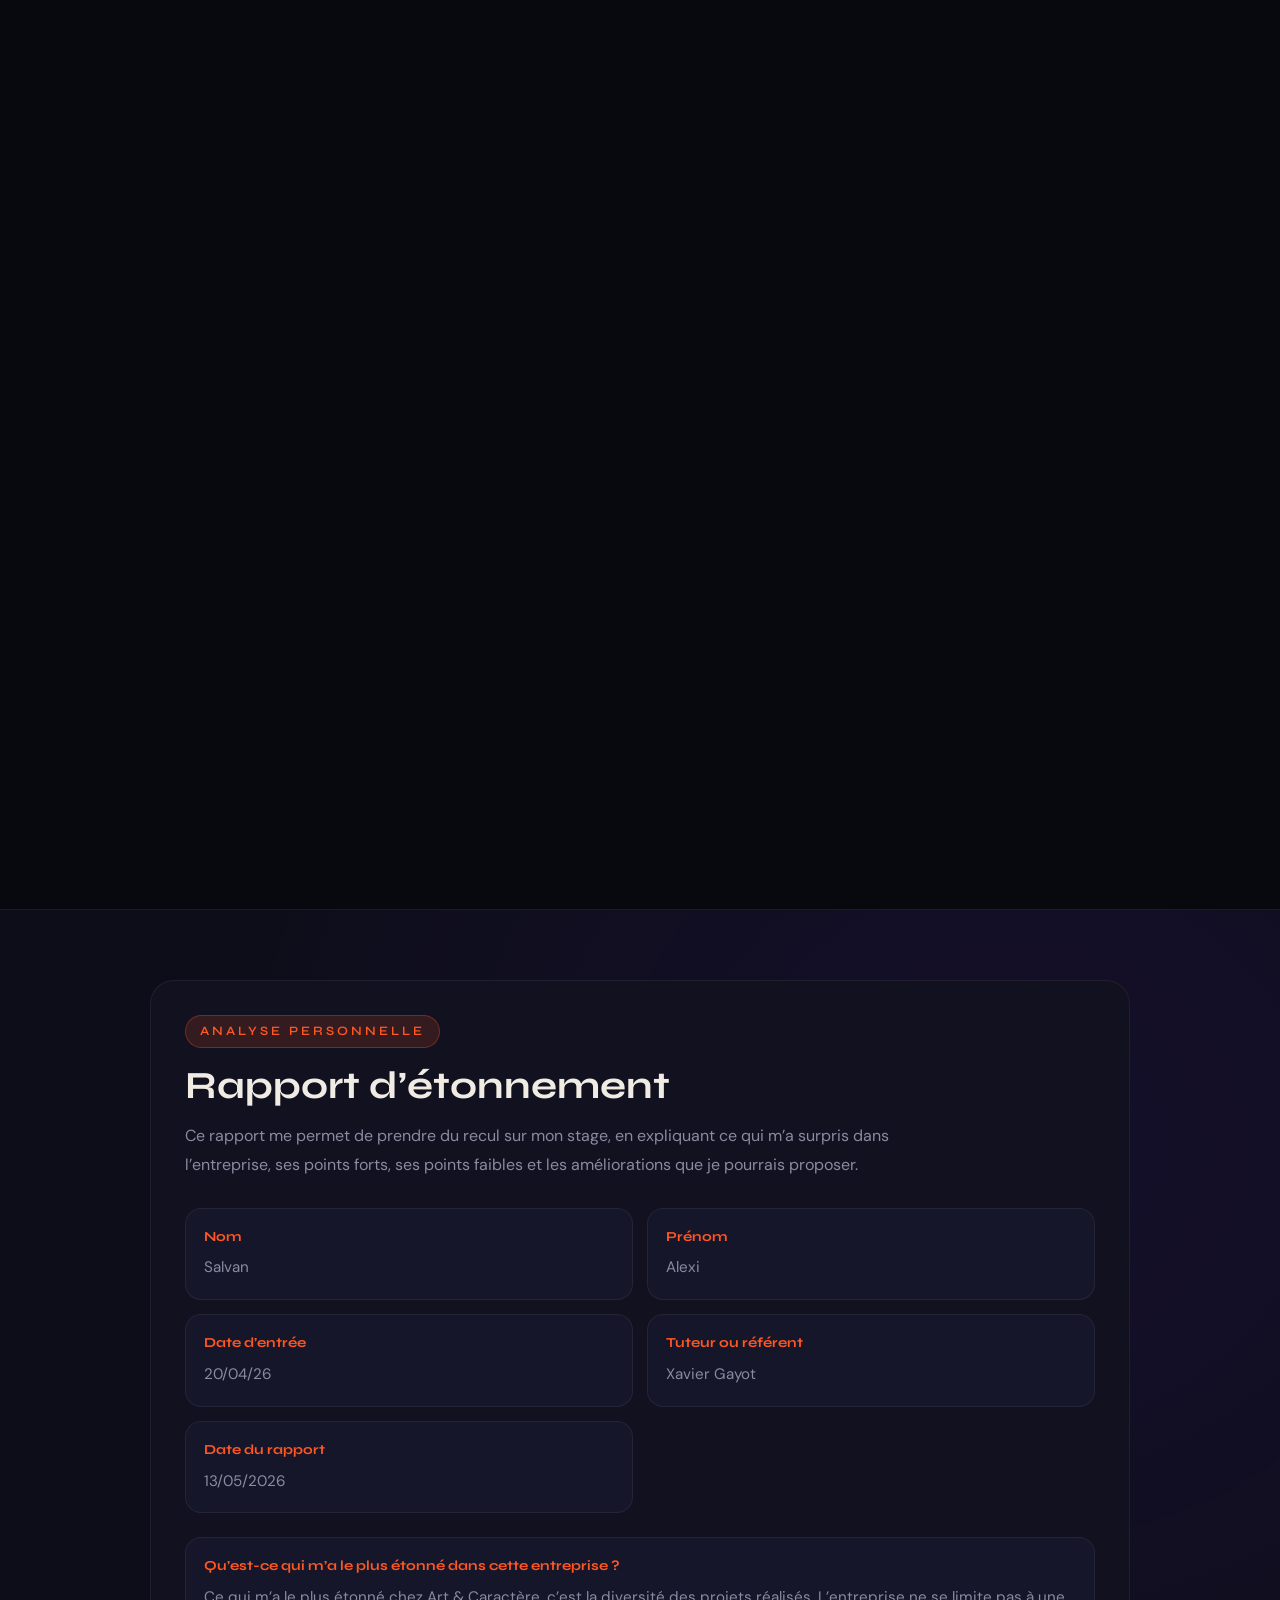
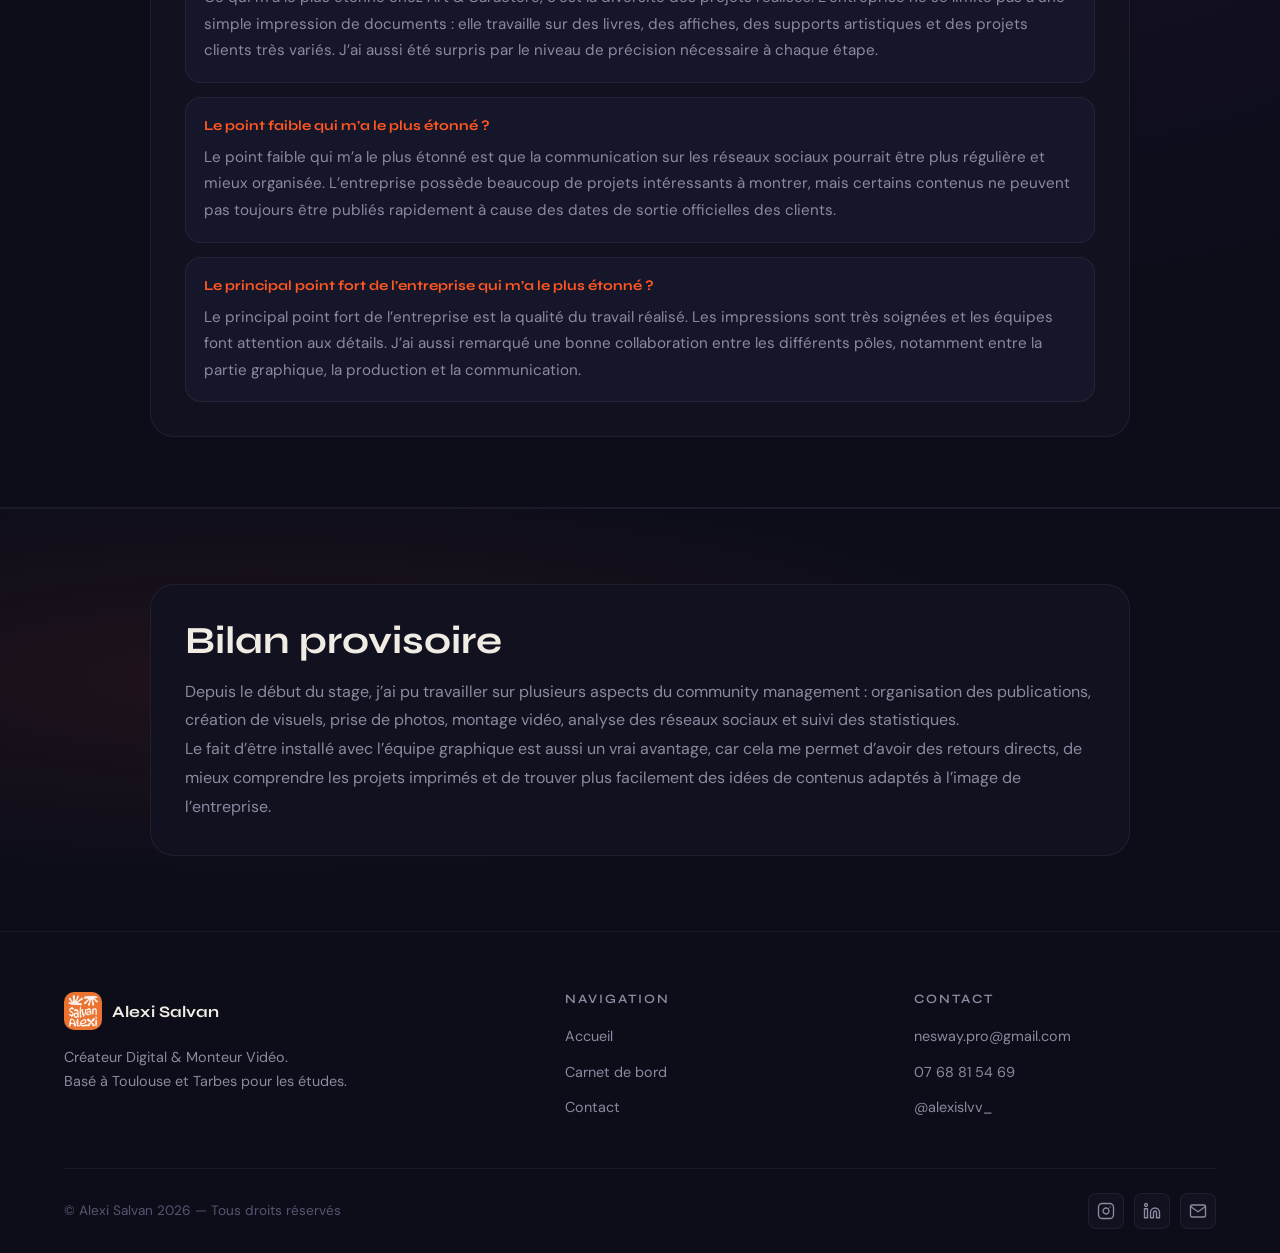
<file: cdb.html>
<!DOCTYPE html>
<html lang="fr">
<head>
    <meta charset="UTF-8">
    <meta name="viewport" content="width=device-width, initial-scale=1.0">
    <title>Carnet de bord de stage — Art & Caractère</title>
    <meta name="description" content="Carnet de bord du stage d'Alexi Salvan chez Art & Caractère en tant que Community Manager.">
    <link rel="preconnect" href="https://fonts.googleapis.com">
    <link href="https://fonts.googleapis.com/css2?family=Syne:wght@400;500;600;700;800&family=DM+Sans:ital,opsz,wght@0,9..40,300;0,9..40,400;0,9..40,500;1,9..40,300&display=swap" rel="stylesheet">
    <link rel="stylesheet" href="style.css">
    <link rel="icon" type="image/png" href="assets/favicon.png">
</head>

<body class="stage-page">

    <!-- NAVIGATION -->
    <nav class="navbar" id="navbar">
        <div class="nav-inner">
            <a href="index.html" class="nav-logo">
                <img src="assets/favicon.png" alt="Logo Alexi Salvan" class="logo-img">
                <span class="logo-name">Alexi Salvan</span>
            </a>

            <button class="nav-toggle" id="navToggle" aria-label="Menu">
                <span></span>
                <span></span>
                <span></span>
            </button>

            <ul class="nav-links" id="navLinks">
                <li><a href="index.html">Accueil</a></li>
                <li><a href="carnet-de-bord-stage.html" class="active">Carnet de bord</a></li>
                <li><a href="contact.html">Contact</a></li>
            </ul>
        </div>
    </nav>

    <!-- HERO -->
    <header class="stage-hero">
        <div class="container">
            <div class="stage-hero-content reveal">
                <p class="stage-eyebrow">Stage — Community Management</p>

                <h1 class="stage-title">
                    Carnet de bord<br>
                    chez <span>Art & Caractère</span>
                </h1>

                <p class="stage-sub">
                    Durant ce stage, j’accompagne l’imprimerie Art & Caractère dans sa communication digitale.
                    Mon rôle principal est de gérer les réseaux sociaux de l’entreprise : Instagram, Facebook et LinkedIn,
                    en créant des publications, des carrousels, des stories, des photos et des vidéos.
                </p>
            </div>
        </div>
    </header>



    <main>


<!-- BOUTON PDF -->
<section class="stage-pdf-section">
    <div class="container">
        <div class="stage-pdf-card reveal">
            <div>
                <div class="section-label">Document PDF</div>
                <h2>Carnet de bord en PDF</h2>
                <p>
                    Vous pouvez consulter ou télécharger la version PDF de mon carnet de bord de stage.
                </p>
            </div>

            <a href="assets/stage/carnetdebord-alexisalvan.pdf" class="btn btn-primary stage-pdf-btn" target="_blank" rel="noopener">
                Voir le PDF
                <span>↗</span>
            </a>
        </div>
    </div>
</section>



<!-- INTRODUCTION DU CARNET DE BORD -->
<section class="stage-discovery">
    <div class="container">
        <div class="stage-form-card reveal">
            <div class="section-label">Introduction</div>

            <h2>Introduction du carnet de bord</h2>

            <p class="stage-form-intro">
                Ce carnet de bord présente le déroulement de mon stage au sein de l’imprimerie
                <strong>Art & Caractère</strong>, où j’occupe le rôle de
                <strong>Community Manager</strong>. Il permet de suivre mes missions, mon évolution
                et les différentes tâches réalisées au fil des semaines.
            </p>

            <div class="stage-form-grid">
                <div class="stage-form-item">
                    <h3>Entreprise d’accueil</h3>
                    <p>
                        Art & Caractère est une imprimerie spécialisée dans la réalisation de supports imprimés
                        variés, comme des livres, des affiches, des cartes postales ou encore des projets artistiques.
                        L’entreprise travaille avec différents clients et accorde une grande importance à la qualité
                        du rendu final.
                    </p>
                </div>

                <div class="stage-form-item">
                    <h3>Poste occupé</h3>
                    <p>
                        Durant ce stage, j’occupe le poste de Community Manager. Mon rôle principal est de participer
                        à la communication digitale de l’entreprise, notamment à travers la création de contenus pour
                        Instagram, Facebook et LinkedIn.
                    </p>
                </div>

                <div class="stage-form-item stage-form-item-wide">
                    <h3>Mes missions principales</h3>
                    <p>
                        Mes missions consistent principalement à créer et préparer des publications pour les réseaux
                        sociaux de l’entreprise. Je réalise des photos, des vidéos, des carrousels, des stories et des
                        montages afin de mettre en valeur les projets imprimés par Art & Caractère. Je participe aussi
                        à l’organisation des publications grâce à un calendrier éditorial et à un suivi des statistiques.
                    </p>
                </div>

                <div class="stage-form-item stage-form-item-wide">
                    <h3>Mon environnement de travail</h3>
                    <p>
                        Je travaille dans le même espace que l’équipe graphique, ce qui me permet d’échanger facilement
                        avec les employés et de mieux comprendre les projets en cours. Cette proximité est un avantage,
                        car elle m’aide à trouver des idées de contenus adaptés à l’image de l’entreprise et aux travaux
                        réalisés.
                    </p>
                </div>

                <div class="stage-form-item stage-form-item-wide">
                    <h3>Objectifs de mon stage</h3>
                    <p>
                        L’objectif de ce stage est de développer mes compétences en communication digitale, en création
                        de contenus et en gestion des réseaux sociaux. Il me permet aussi de découvrir le fonctionnement
                        d’une entreprise dans le secteur de l’imprimerie, tout en participant à des missions concrètes
                        liées à la visibilité de l’entreprise.
                    </p>
                </div>

                <div class="stage-form-item stage-form-item-wide">
                    <h3>Ce que ce carnet de bord présente</h3>
                    <p>
                        Ce carnet de bord retrace mon expérience semaine après semaine. Il présente les missions que
                        j’ai réalisées, les contenus créés, les difficultés rencontrées, ainsi que les compétences que
                        j’ai pu développer tout au long de mon stage chez Art & Caractère.
                    </p>
                </div>
            </div>
        </div>
    </div>
</section>

        <!-- TIMELINE -->
        <section class="stage-timeline" id="semaines">
            <div class="container">
                <div class="stage-timeline-header reveal">
                    <div class="section-label">Suivi du stage</div>
                    <h2>Évolution semaine par semaine</h2>
                    <p>
                        Voici les principales missions réalisées depuis le début du stage, avec quelques visuels pour
                        mieux illustrer le travail effectué.
                    </p>
                </div>

                <!-- SEMAINE 1 -->
                <article class="stage-week reveal" id="semaine-1">
                    <div class="stage-week-card">

                        <div class="stage-week-text">
                            <div class="stage-week-top">
                                <div class="stage-week-num">01</div>
                                <div>
                                    <div class="stage-week-label">Première semaine</div>
                                    <h3 class="stage-week-title">Découverte de l’entreprise et premiers contenus</h3>
                                </div>
                            </div>

                            <p>
                                Pour ma première semaine chez <strong>Art & Caractère</strong>, j’ai commencé par faire
                                le tour de l’entreprise afin de découvrir les différents espaces, les machines et le
                                fonctionnement général de l’imprimerie. Cela m’a permis de mieux comprendre le cadre
                                dans lequel j’allais travailler.
                            </p>

                            <p>
                                J’ai ensuite créé un document de travail dans lequel j’ai préparé un
                                calendrier éditorial, un benchmark concurrentiel et une
                                analyse des meilleurs horaires de publication en observant l’activité d’autres entreprises.
                                J’ai aussi récupéré les accès Instagram et Facebook, puis homologué la page LinkedIn
                                de l’entreprise.
                            </p>

                            <p>
                                J’ai réalisé mon premier carrousel autour de l’affiche de Cannes 2026. Pour ce contenu,
                                j’ai pris des photos et créé une courte vidéo avec un effet de lumière sur la typographie
                                dorée de l’affiche. Deux jours plus tard, j’ai publié un autre contenu autour d’une
                                exposition, avec des photos et un montage vidéo de cartes postales qui s’empilent.
                                Cette publication a permis d’obtenir deux collaborations acceptées avec
                                Librairie Boutique Mucemet Arteum Store.
                            </p>
                        </div>

                        <div class="stage-mini-carousel" data-carousel>
                            <div class="stage-mini-carousel-view">
                                <button class="stage-mini-arrow prev" type="button" data-prev aria-label="Image précédente">‹</button>

                                <div class="stage-mini-slide active">
                                    <img src="assets/stage/semaine-1-1.jpg" alt="Découverte de l’imprimerie Art & Caractère">
                                </div>

                                <div class="stage-mini-slide">
                                    <img src="assets/stage/semaine-1-2.jpg" alt="Publication autour d’une exposition">
                                </div>

                                <div class="stage-mini-slide">
                                    <video
                                        class="stage-video"
                                        autoplay
                                        muted
                                        loop
                                        playsinline
                                        preload="auto"
                                        disablepictureinpicture
                                        controlslist="nodownload nofullscreen noremoteplayback">
                                        <source src="assets/stage/semaine-1-3.mp4" type="video/mp4">
                                        Votre navigateur ne supporte pas la lecture vidéo.
                                    </video>
                                </div>

                                <button class="stage-mini-arrow next" type="button" data-next aria-label="Image suivante">›</button>
                            </div>

                            <div class="stage-mini-caption">
                                Aperçu des premiers contenus réalisés pendant la semaine.
                            </div>

                            <div class="stage-mini-thumbs">
                                <button class="stage-mini-thumb active" type="button" data-thumb="0">
                                    <img src="assets/stage/semaine-1-1.jpg" alt="">
                                </button>

                                <button class="stage-mini-thumb" type="button" data-thumb="1">
                                    <img src="assets/stage/semaine-1-2.jpg" alt="">
                                </button>

                                <button class="stage-mini-thumb video-thumb" type="button" data-thumb="2" aria-label="Voir la vidéo">
                                    <img src="assets/stage/semaine-1-3.png" alt="">
                                </button>
                            </div>

                            <div class="stage-links stage-links-side">
                                <a href="https://www.instagram.com/p/DXcJrjZiCJp/?utm_source=ig_web_copy_link&igsh=MzRlODBiNWFlZA==" class="stage-work-link" target="_blank" rel="noopener">
                                    <span class="stage-work-link-icon">↗</span>
                                    <span>
                                        <strong>Voir le carrousel Cannes 2026</strong>
                                        <small>Photos et vidéo avec effet de lumière</small>
                                    </span>
                                </a>

                                <a href="https://www.instagram.com/p/DXhTXQpiMjn/?utm_source=ig_web_copy_link&igsh=MzRlODBiNWFlZA==" class="stage-work-link" target="_blank" rel="noopener">
                                    <span class="stage-work-link-icon">↗</span>
                                    <span>
                                        <strong>Voir la publication exposition</strong>
                                        <small>Montage vidéo avec cartes postales</small>
                                    </span>
                                </a>
                            </div>
                        </div>

                    </div>
                </article>

                <!-- SEMAINE 2 -->
                <article class="stage-week reveal" id="semaine-2">
                    <div class="stage-week-card">

                        <div class="stage-week-text">
                            <div class="stage-week-top">
                                <div class="stage-week-num">02</div>
                                <div>
                                    <div class="stage-week-label">Deuxième semaine</div>
                                    <h3 class="stage-week-title">Préparation de contenus et publications en avance</h3>
                                </div>
                            </div>

                            <p>
                                Pendant la deuxième semaine, j’ai commencé à préparer plusieurs posts en avance afin
                                d’avoir du contenu prêt à publier. J’ai travaillé sur différents formats : des photos de
                                produits, des vidéos de produits et des vidéos de machines en action.
                            </p>

                            <p>
                                J’ai ensuite publié un contenu autour d’un livre photographique qui venait de sortir.
                                Comme pour la première semaine, j’ai réalisé un carrousel accompagné d’une vidéo avec
                                un effet de lumière afin de mettre en valeur l’objet imprimé.
                            </p>

                            <p>
                                J’ai aussi préparé rapidement une publication autour d’une exposition photographique
                                d’un photographe japonais qui avait imprimé son livre photo chez Art & Caractère.
                                Le photographe a apprécié la publication et a accepté la collaboration sur le post.
                            </p>
                        </div>

                        <div class="stage-mini-carousel" data-carousel>
                            <div class="stage-mini-carousel-view">
                                <button class="stage-mini-arrow prev" type="button" data-prev aria-label="Image précédente">‹</button>

                                <div class="stage-mini-slide active">
                                    <img src="assets/stage/semaine-2-1.jpg" alt="Préparation de contenus en avance">
                                </div>

                                <div class="stage-mini-slide">
                                    <video
                                        class="stage-video"
                                        autoplay
                                        muted
                                        loop
                                        playsinline
                                        preload="auto"
                                        disablepictureinpicture
                                        controlslist="nodownload nofullscreen noremoteplayback">
                                        <source src="assets/stage/semaine-2-3.mp4" type="video/mp4">
                                        Votre navigateur ne supporte pas la lecture vidéo.
                                    </video>
                                </div>

                                <div class="stage-mini-slide">
                                    <img src="assets/stage/semaine-2-2.jpg" alt="Livre photographique publié sur les réseaux">
                                </div>

                                <button class="stage-mini-arrow next" type="button" data-next aria-label="Image suivante">›</button>
                            </div>

                            <div class="stage-mini-caption">
                                Contenus préparés : produits imprimés, vidéos et publications prêtes à poster.
                            </div>

                            <div class="stage-mini-thumbs">
                                <button class="stage-mini-thumb active" type="button" data-thumb="0">
                                    <img src="assets/stage/semaine-2-1.jpg" alt="">
                                </button>

                                <button class="stage-mini-thumb video-thumb" type="button" data-thumb="2" aria-label="Voir la vidéo">
                                    <img src="assets/stage/semaine-2-3.png" alt="">
                                </button>

                                <button class="stage-mini-thumb" type="button" data-thumb="1">
                                    <img src="assets/stage/semaine-2-2.jpg" alt="">
                                </button>
                            </div>

                            <div class="stage-links stage-links-side">
                                <a href="https://www.instagram.com/p/DXo_-QfiFY7/?utm_source=ig_web_copy_link&igsh=MzRlODBiNWFlZA==" class="stage-work-link" target="_blank" rel="noopener">
                                    <span class="stage-work-link-icon">↗</span>
                                    <span>
                                        <strong>Voir le post du livre photo</strong>
                                        <small>Carrousel et vidéo d’effet lumière</small>
                                    </span>
                                </a>

                                <a href="https://www.instagram.com/p/DXwh3JsCA9U/?utm_source=ig_web_copy_link&igsh=MzRlODBiNWFlZA==" class="stage-work-link" target="_blank" rel="noopener">
                                    <span class="stage-work-link-icon">↗</span>
                                    <span>
                                        <strong>Voir le post de l’exposition photo</strong>
                                        <small>Publication réalisée rapidement pour le photographe</small>
                                    </span>
                                </a>
                            </div>
                        </div>

                    </div>
                </article>

                <!-- SEMAINE 3 -->
                <article class="stage-week reveal" id="semaine-3">
                    <div class="stage-week-card">

                        <div class="stage-week-text">
                            <div class="stage-week-top">
                                <div class="stage-week-num">03</div>
                                <div>
                                    <div class="stage-week-label">Troisième semaine</div>
                                    <h3 class="stage-week-title">Analyse du site web et nouveaux formats créatifs</h3>
                                </div>
                            </div>

                            <p>
                                Lors de la troisième semaine, mon tuteur m’a demandé de faire une analyse du site web
                                de l’entreprise. J’ai relevé les points positifs, les points négatifs et les éléments qui
                                pourraient être améliorés, aussi bien sur le plan visuel que sur l’expérience utilisateur.
                            </p>

                            <p>
                                J’ai également créé une publication autour d’un livre de cuisine. Pour ce post, j’ai pris
                                plusieurs photos et réalisé une vidéo en stop motion afin de mettre le livre en valeur de
                                manière plus dynamique. La créatrice du livre a beaucoup aimé le contenu et a accepté
                                la collaboration sur la publication.
                            </p>

                            <p>
                                En parallèle, j’ai mis à jour mon portfolio avec les premiers travaux réalisés pour
                                Art & Caractère. J’ai aussi ajouté à mon document de travail un calendrier de statistiques
                                pour suivre les performances des publications et du compte. Enfin, les échanges avec les
                                employés m’ont donné de nouvelles idées de contenus, comme des stories ou des jeux concours
                                pour faire gagner un exemplaire d’un livre imprimé par l’entreprise.
                            </p>
                        </div>

                        <div class="stage-mini-carousel" data-carousel>
                            <div class="stage-mini-carousel-view">
                                <button class="stage-mini-arrow prev" type="button" data-prev aria-label="Image précédente">‹</button>

                                <div class="stage-mini-slide active">
                                    <img src="assets/stage/semaine-3-1.png" alt="Analyse du site web Art & Caractère">
                                </div>

                                <div class="stage-mini-slide">
                                    <img src="assets/stage/semaine-3-2.png" alt="Publication autour d’un livre de cuisine">
                                </div>

                                <div class="stage-mini-slide">
                                    <video
                                        class="stage-video"
                                        autoplay
                                        muted
                                        loop
                                        playsinline
                                        preload="auto"
                                        disablepictureinpicture
                                        controlslist="nodownload nofullscreen noremoteplayback">
                                        <source src="assets/stage/semaine-3-3.mp4" type="video/mp4">
                                        Votre navigateur ne supporte pas la lecture vidéo.
                                    </video>
                                </div>

                                <button class="stage-mini-arrow next" type="button" data-next aria-label="Image suivante">›</button>
                            </div>

                            <div class="stage-mini-caption">
                                Analyse, création de contenu et suivi des statistiques de publication.
                            </div>

                            <div class="stage-mini-thumbs">
                                <button class="stage-mini-thumb active" type="button" data-thumb="0">
                                    <img src="assets/stage/semaine-3-1.png" alt="">
                                </button>

                                <button class="stage-mini-thumb" type="button" data-thumb="1">
                                    <img src="assets/stage/semaine-3-2.png" alt="">
                                </button>

                                <button class="stage-mini-thumb video-thumb" type="button" data-thumb="2" aria-label="Voir la vidéo">
                                    <img src="assets/stage/semaine-3-3.jpg" alt="">
                                </button>
                            </div>

                            <div class="stage-links stage-links-side">
                                <a href="https://www.instagram.com/p/DX61Vm4iA8H/?utm_source=ig_web_copy_link&igsh=MzRlODBiNWFlZA==" class="stage-work-link" target="_blank" rel="noopener">
                                    <span class="stage-work-link-icon">↗</span>
                                    <span>
                                        <strong>Voir le post du livre de cuisine</strong>
                                        <small>Photos et vidéo en stop motion</small>
                                    </span>
                                </a>

                                <a href="https://alexisalvan.com/" class="stage-work-link" target="_blank" rel="noopener">
                                    <span class="stage-work-link-icon">↗</span>
                                    <span>
                                        <strong>Voir mon portfolio mis à jour</strong>
                                        <small>Ajout des travaux réalisés pendant le stage</small>
                                    </span>
                                </a>
                            </div>
                        </div>

                    </div>
                </article>

                <!-- SEMAINE 4 -->
                <article class="stage-week reveal" id="semaine-4">
                    <div class="stage-week-card">

                        <div class="stage-week-text">
                            <div class="stage-week-top">
                                <div class="stage-week-num">04</div>
                                <div>
                                    <div class="stage-week-label">Quatrième semaine</div>
                                    <h3 class="stage-week-title">Portfolio, carnet de bord et contenus en attente</h3>
                                </div>
                            </div>

                            <p>
                                Pendant la quatrième semaine, j’ai continué à peaufiner mon portfolio afin d’y intégrer
                                correctement les travaux réalisés depuis le début du stage. J’ai aussi commencé à préparer
                                ce carnet de bord pour présenter clairement mes missions et mon évolution semaine après
                                semaine.
                            </p>

                            <p>
                                Actuellement, j’ai environ trois ou quatre publications prêtes à être postées. Ce sont des
                                contenus liés à des projets clients, donc je dois attendre leur sortie officielle avant de
                                pouvoir les publier ou les montrer.
                            </p>

                            <p>
                                Ce mardi j'ai posté sur un livre d'inspiration et de coloriage, cette semaine m’a surtout permis de prendre du recul sur ce que j’ai déjà produit, de
                                mieux organiser mes fichiers et de préparer la suite du stage avec du contenu déjà prêt.
                            </p>
                        </div>

                        <div class="stage-mini-carousel" data-carousel>
                            <div class="stage-mini-carousel-view">
                                <button class="stage-mini-arrow prev" type="button" data-prev aria-label="Image précédente">‹</button>

                                <div class="stage-mini-slide active">
                                    <img src="assets/stage/semaine-4-1.jpg" alt="Mise à jour du portfolio">
                                </div>

                                <div class="stage-mini-slide">
                                    <img src="assets/stage/semaine-4-2.jpg" alt="Préparation du carnet de bord de stage">
                                </div>

                                <div class="stage-mini-slide">
                                    <img src="assets/photo/9.jpg" alt="Publications prêtes en attente de sortie officielle">
                                </div>

                                <button class="stage-mini-arrow next" type="button" data-next aria-label="Image suivante">›</button>
                            </div>

                            <div class="stage-mini-caption">
                                Organisation du portfolio, carnet de bord et contenus en attente de publication.
                            </div>

                            <div class="stage-mini-thumbs">
                                <button class="stage-mini-thumb active" type="button" data-thumb="0">
                                    <img src="assets/stage/semaine-4-1.jpg" alt="">
                                </button>

                                <button class="stage-mini-thumb" type="button" data-thumb="1">
                                    <img src="assets/stage/semaine-4-2.jpg" alt="">
                                </button>

                                <button class="stage-mini-thumb" type="button" data-thumb="2">
                                    <img src="assets/photo/9.jpg" alt="">
                                </button>
                            </div>

                            <div class="stage-links stage-links-side">
                                <a href="https://alexisalvan.com/projets" class="stage-work-link" target="_blank" rel="noopener">
                                    <span class="stage-work-link-icon">↗</span>
                                    <span>
                                        <strong>Voir mon portfolio</strong>
                                        <small>Mise à jour avec les premiers contenus du stage</small>
                                    </span>
                                </a>

                                    <span class="stage-work-link-icon">⏳</span>
                                    <span>
                                        <strong>Posts en attente de publication</strong>
                                        <small>Contenus prêts, en attente de sortie officielle client</small>
                                    </span>
                                </a>
                            </div>
                        </div>

                    </div>
                </article>

            </div>
        </section>

<!-- FICHE MÉTIER -->
        <section class="stage-discovery">
            <div class="container">
                <div class="stage-form-card reveal">
                    <div class="section-label">Interview</div>
                    <h2>Fiche de découverte d’un métier</h2>

                    <p class="stage-form-intro">
                        Dans le cadre de mon stage, j’ai réalisé une interview afin de mieux comprendre un métier présent
                        dans l’entreprise et le parcours nécessaire pour l’exercer.
                    </p>

                    <div class="stage-form-grid">
                        <div class="stage-form-item">
                            <h3>Nom et prénom de la personne</h3>
                            <p>Guillaume Bernes</p>
                        </div>

                        <div class="stage-form-item">
                            <h3>Fonction dans l’entreprise</h3>
                            <p>Chargé de projets</p>
                        </div>

                        <div class="stage-form-item">
                            <h3>Intitulé du métier présenté</h3>
                            <p>Chargé de projets Pierre Fabre au sein du studio graphique</p>
                        </div>

                        <div class="stage-form-item stage-form-item-wide">
                            <h3>En quoi consiste votre métier ?</h3>
                            <p>
                                Suivre et coordonner les projets de communication (édition, PLV) qui lui sont confiés depuis la prise de brief jusqu’au livrable en faisant le lien entre les différents experts métier de la chaîne graphique.
                            </p>
                        </div>

                        <div class="stage-form-item stage-form-item-wide">
                            <h3>Ce qui vous plaît dans ce métier ?</h3>
                            <p>
                                Le relationnel client et la diversité des projets confiés.
                            </p>
                        </div>

                        <div class="stage-form-item stage-form-item-wide">
                            <h3>Ce qui est difficile dans ce métier ?</h3>
                            <p>
                                Être capable de faire face à des imprévus tels que des changements de brief de dernière minute ou des problèmes d'impression.
                            </p>
                        </div>
                    </div>
                </div>
            </div>
        </section>

        <!-- RAPPORT D'ÉTONNEMENT -->
        <section class="stage-surprise-report">
            <div class="container">
                <div class="stage-form-card reveal">
                    <div class="section-label">Analyse personnelle</div>
                    <h2>Rapport d’étonnement</h2>

                    <p class="stage-form-intro">
                        Ce rapport me permet de prendre du recul sur mon stage, en expliquant ce qui m’a surpris dans
                        l’entreprise, ses points forts, ses points faibles et les améliorations que je pourrais proposer.
                    </p>

                    <div class="stage-form-grid stage-identity-grid">
                        <div class="stage-form-item">
                            <h3>Nom</h3>
                            <p>Salvan</p>
                        </div>

                        <div class="stage-form-item">
                            <h3>Prénom</h3>
                            <p>Alexi</p>
                        </div>

                        <div class="stage-form-item">
                            <h3>Date d’entrée</h3>
                            <p>20/04/26</p>
                        </div>

                        <div class="stage-form-item">
                            <h3>Tuteur ou référent</h3>
                            <p>Xavier Gayot</p>
                        </div>

                        <div class="stage-form-item">
                            <h3>Date du rapport</h3>
                            <p>13/05/2026</p>
                        </div>
                    </div>

                    <div class="stage-form-grid">
                        <div class="stage-form-item stage-form-item-wide">
                            <h3>Qu’est-ce qui m’a le plus étonné dans cette entreprise ?</h3>
                            <p>
                                Ce qui m’a le plus étonné chez Art & Caractère, c’est la diversité des projets réalisés.
                                L’entreprise ne se limite pas à une simple impression de documents : elle travaille sur
                                des livres, des affiches, des supports artistiques et des projets clients très variés.
                                J’ai aussi été surpris par le niveau de précision nécessaire à chaque étape.
                            </p>
                        </div>

                        <div class="stage-form-item stage-form-item-wide">
                            <h3>Le point faible qui m’a le plus étonné ?</h3>
                            <p>
                                Le point faible qui m’a le plus étonné est que la communication sur les réseaux sociaux
                                pourrait être plus régulière et mieux organisée. L’entreprise possède beaucoup de projets
                                intéressants à montrer, mais certains contenus ne peuvent pas toujours être publiés
                                rapidement à cause des dates de sortie officielles des clients.
                            </p>
                        </div>

                        <div class="stage-form-item stage-form-item-wide">
                            <h3>Le principal point fort de l’entreprise qui m’a le plus étonné ?</h3>
                            <p>
                                Le principal point fort de l’entreprise est la qualité du travail réalisé. Les impressions
                                sont très soignées et les équipes font attention aux détails. J’ai aussi remarqué une bonne
                                collaboration entre les différents pôles, notamment entre la partie graphique, la production
                                et la communication.
                            </p>
                        </div>
                    </div>
                </div>
            </div>
        </section>

        <!-- BILAN -->
        <section class="stage-summary">
            <div class="container">
                <div class="stage-summary-card reveal">
                    <h2>Bilan provisoire</h2>

                    <p>
                        Depuis le début du stage, j’ai pu travailler sur plusieurs aspects du community management :
                        organisation des publications, création de visuels, prise de photos, montage vidéo, analyse des
                        réseaux sociaux et suivi des statistiques.
                    </p>

                    <p>
                        Le fait d’être installé avec l’équipe graphique est aussi un vrai avantage, car cela me permet
                        d’avoir des retours directs, de mieux comprendre les projets imprimés et de trouver plus facilement
                        des idées de contenus adaptés à l’image de l’entreprise.
                    </p>
                </div>
            </div>
        </section>
    </main>

    <!-- FOOTER -->
    <footer class="footer">
        <div class="container">
            <div class="footer-top">
                <div class="footer-brand">
                    <div class="footer-logo">
                        <img src="assets/logo.png" alt="Logo Alexi Salvan" class="logo-img">
                        <span class="logo-name">Alexi Salvan</span>
                    </div>

                    <p class="footer-tagline">
                        Créateur Digital & Monteur Vidéo.<br>
                        Basé à Toulouse et Tarbes pour les études.
                    </p>
                </div>

                <div class="footer-nav">
                    <h4>Navigation</h4>
                    <ul>
                        <li><a href="index.html">Accueil</a></li>
                        <li><a href="carnet-de-bord-stage.html">Carnet de bord</a></li>
                        <li><a href="contact.html">Contact</a></li>
                    </ul>
                </div>

                <div class="footer-contact">
                    <h4>Contact</h4>
                    <ul>
                        <li><a href="mailto:nesway.pro@gmail.com">nesway.pro@gmail.com</a></li>
                        <li><a href="tel:+33768115469">07 68 81 54 69</a></li>
                        <li><a href="https://www.instagram.com/alexislvv_" target="_blank" rel="noopener">@alexislvv_</a></li>
                    </ul>
                </div>
            </div>

            <div class="footer-bottom">
                <p>© Alexi Salvan 2025 — Tous droits réservés</p>

                <div class="footer-social">
                    <a href="https://www.instagram.com/alexislvv_" target="_blank" rel="noopener" aria-label="Instagram">
                        <svg width="18" height="18" viewBox="0 0 24 24" fill="none" stroke="currentColor" stroke-width="1.8" stroke-linecap="round" stroke-linejoin="round">
                            <rect x="2" y="2" width="20" height="20" rx="5" ry="5"/>
                            <path d="M16 11.37A4 4 0 1 1 12.63 8 4 4 0 0 1 16 11.37z"/>
                            <line x1="17.5" y1="6.5" x2="17.51" y2="6.5"/>
                        </svg>
                    </a>

                    <a href="https://www.linkedin.com/in/alexi-salvan-ab738b33b/" target="_blank" rel="noopener" aria-label="LinkedIn">
                        <svg width="18" height="18" viewBox="0 0 24 24" fill="none" stroke="currentColor" stroke-width="1.8" stroke-linecap="round" stroke-linejoin="round">
                            <path d="M16 8a6 6 0 0 1 6 6v7h-4v-7a2 2 0 0 0-2-2 2 2 0 0 0-2 2v7h-4v-7a6 6 0 0 1 6-6z"/>
                            <rect x="2" y="9" width="4" height="12"/>
                            <circle cx="4" cy="4" r="2"/>
                        </svg>
                    </a>

                    <a href="mailto:nesway.pro@gmail.com" aria-label="Email">
                        <svg width="18" height="18" viewBox="0 0 24 24" fill="none" stroke="currentColor" stroke-width="1.8" stroke-linecap="round" stroke-linejoin="round">
                            <path d="M4 4h16c1.1 0 2 .9 2 2v12c0 1.1-.9 2-2 2H4c-1.1 0-2-.9-2-2V6c0-1.1.9-2 2-2z"/>
                            <polyline points="22,6 12,13 2,6"/>
                        </svg>
                    </a>
                </div>
            </div>
        </div>
    </footer>

    <script src="main.js"></script>

    <script>
        document.querySelectorAll('[data-carousel]').forEach((carousel) => {
            const slides = carousel.querySelectorAll('.stage-mini-slide');
            const thumbs = carousel.querySelectorAll('.stage-mini-thumb');
            const prevBtn = carousel.querySelector('[data-prev]');
            const nextBtn = carousel.querySelector('[data-next]');

            let current = 0;

            function updateCarousel(index) {
                if (!slides.length) return;

                if (index < 0) {
                    current = slides.length - 1;
                } else if (index >= slides.length) {
                    current = 0;
                } else {
                    current = index;
                }

                slides.forEach((slide, i) => {
                    const isActive = i === current;
                    slide.classList.toggle('active', isActive);

                    const video = slide.querySelector('video');

                    if (video) {
                        if (isActive) {
                            video.play().catch(() => {});
                        } else {
                            video.pause();
                            video.currentTime = 0;
                        }
                    }
                });

                thumbs.forEach((thumb, i) => {
                    thumb.classList.toggle('active', i === current);
                });
            }

            prevBtn?.addEventListener('click', () => {
                updateCarousel(current - 1);
            });

            nextBtn?.addEventListener('click', () => {
                updateCarousel(current + 1);
            });

            thumbs.forEach((thumb, i) => {
                thumb.addEventListener('click', () => {
                    updateCarousel(i);
                });
            });

            updateCarousel(0);
        });
    </script>

</body>
</html>
</file>
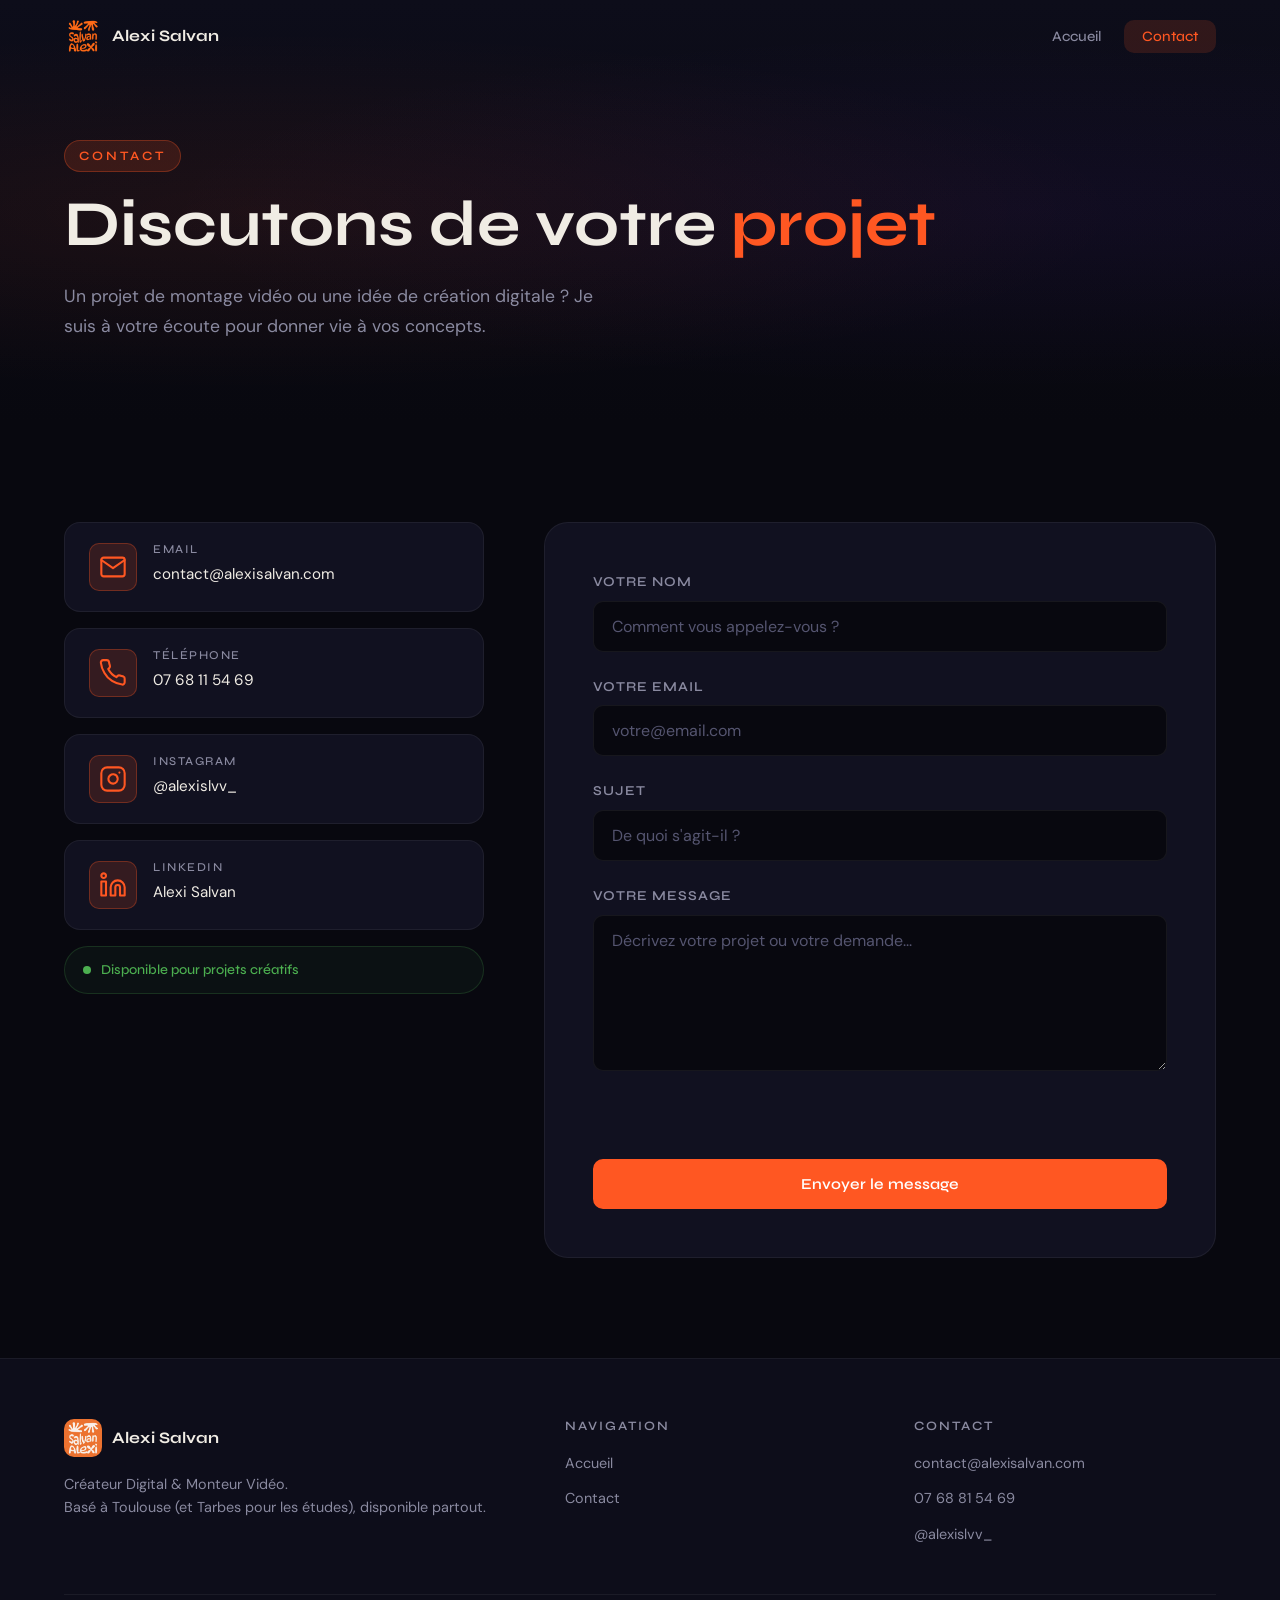
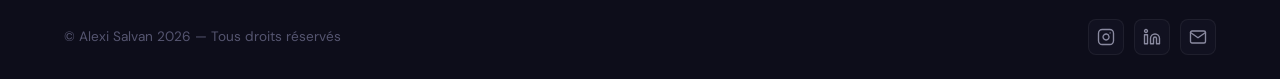
<file: contact.html>
<!DOCTYPE html>
<html lang="fr">
<head>
    <meta charset="UTF-8">
    <meta name="viewport" content="width=device-width, initial-scale=1.0">
    <title>Contact | Alexi Salvan</title>
    <meta name="description" content="Un projet de montage vidéo ou une idée de création digitale ? Contactez Alexi Salvan pour donner vie à vos concepts les plus ambitieux.">
    <link rel="preconnect" href="https://fonts.googleapis.com">
    <link href="https://fonts.googleapis.com/css2?family=Syne:wght@400;500;600;700;800&family=DM+Sans:ital,opsz,wght@0,9..40,300;0,9..40,400;0,9..40,500;1,9..40,300;1,9..40,400&display=swap" rel="stylesheet">
    <link rel="stylesheet" href="style.css">
    <link rel="icon" type="image/png" href="assets/favicon.png">
</head>
<body>

    <!-- NAVIGATION -->
    <nav class="navbar" id="navbar">
        <div class="nav-inner">
            <a href="index.html" class="nav-logo">
                <img src="assets/favicon.png" alt="Logo Alexi Salvan" class="logo-img">
                <span class="logo-name">Alexi Salvan</span>
            </a>
            <button class="nav-toggle" id="navToggle" aria-label="Menu">
                <span></span><span></span><span></span>
            </button>
            <ul class="nav-links" id="navLinks">
                <li><a href="index.html">Accueil</a></li>
                <li><a href="contact.html" class="active">Contact</a></li>
            </ul>
        </div>
    </nav>

    <!-- PAGE HEADER -->
    <header class="page-header page-header-contact">
        <div class="page-header-bg"></div>
        <div class="container">
            <div class="page-header-content">
                <p class="section-label reveal">Contact</p>
                <h1 class="page-title reveal">Discutons de votre <span class="text-accent">projet</span></h1>
                <p class="page-sub reveal">Un projet de montage vidéo ou une idée de création digitale ? Je suis à votre écoute pour donner vie à vos concepts.</p>
            </div>
        </div>
    </header>

    <!-- CONTACT SECTION -->
    <section class="section contact-section">
        <div class="container">
            <div class="contact-grid">

                <!-- Contact Info -->
                <div class="contact-info reveal">
                    <div class="contact-info-card">
                        <div class="ci-icon">
                            <svg width="28" height="28" viewBox="0 0 24 24" fill="none" stroke="currentColor" stroke-width="1.8" stroke-linecap="round" stroke-linejoin="round"><path d="M4 4h16c1.1 0 2 .9 2 2v12c0 1.1-.9 2-2 2H4c-1.1 0-2-.9-2-2V6c0-1.1.9-2 2-2z"/><polyline points="22,6 12,13 2,6"/></svg>
                        </div>
                        <div>
                            <h4>Email</h4>
                            <a href="mailto:contact@alexisalvan.com">contact@alexisalvan.com</a>
                        </div>
                    </div>
                    <div class="contact-info-card">
                        <div class="ci-icon">
                            <svg width="28" height="28" viewBox="0 0 24 24" fill="none" stroke="currentColor" stroke-width="1.8" stroke-linecap="round" stroke-linejoin="round"><path d="M22 16.92v3a2 2 0 0 1-2.18 2 19.79 19.79 0 0 1-8.63-3.07A19.5 19.5 0 0 1 4.69 12 19.79 19.79 0 0 1 1.61 3.35 2 2 0 0 1 3.59 1h3a2 2 0 0 1 2 1.72 12.84 12.84 0 0 0 .7 2.81 2 2 0 0 1-.45 2.11L7.91 8.56A16 16 0 0 0 14.92 15.57l.9-.93a2 2 0 0 1 2.11-.45 12.84 12.84 0 0 0 2.81.7A2 2 0 0 1 22 16.92z"/></svg>
                        </div>
                        <div>
                            <h4>Téléphone</h4>
                            <a href="tel:+33768115469">07 68 11 54 69</a>
                        </div>
                    </div>
                    <div class="contact-info-card">
                        <div class="ci-icon">
                            <svg width="28" height="28" viewBox="0 0 24 24" fill="none" stroke="currentColor" stroke-width="1.8" stroke-linecap="round" stroke-linejoin="round"><rect x="2" y="2" width="20" height="20" rx="5" ry="5"/><path d="M16 11.37A4 4 0 1 1 12.63 8 4 4 0 0 1 16 11.37z"/><line x1="17.5" y1="6.5" x2="17.51" y2="6.5"/></svg>
                        </div>
                        <div>
                            <h4>Instagram</h4>
                            <a href="https://www.instagram.com/alexislvv_" target="_blank" rel="noopener">@alexislvv_</a>
                        </div>
                    </div>
                    <div class="contact-info-card">
                        <div class="ci-icon">
                            <svg width="28" height="28" viewBox="0 0 24 24" fill="none" stroke="currentColor" stroke-width="1.8" stroke-linecap="round" stroke-linejoin="round"><path d="M16 8a6 6 0 0 1 6 6v7h-4v-7a2 2 0 0 0-2-2 2 2 0 0 0-2 2v7h-4v-7a6 6 0 0 1 6-6z"/><rect x="2" y="9" width="4" height="12"/><circle cx="4" cy="4" r="2"/></svg>
                        </div>
                        <div>
                            <h4>LinkedIn</h4>
                            <a href="https://www.linkedin.com/in/alexi-salvan-ab738b33b/" target="_blank" rel="noopener">Alexi Salvan</a>
                        </div>
                    </div>

                    <div class="contact-availability">
                        <div class="avail-dot"></div>
                        <span>Disponible pour projets créatifs</span>
                    </div>
                </div>

                <!-- Contact Form -->
                <div class="contact-form-wrap reveal">
                    <form 
                        id="contactForm" 
                        class="contact-form" 
                        name="contact" 
                        method="POST" 
                        data-netlify="true" 
                        data-netlify-recaptcha="true"
                        netlify-honeypot="bot-field"
                        >
                        <input type="hidden" name="form-name" value="contact">

                        <p class="hidden">
                            <label>
                                Ne pas remplir : <input name="bot-field" autocomplete="off">
                            </label>
                        </p>

                        <div class="form-group">
                            <label for="name">Votre nom</label>
                            <input 
                                type="text" 
                                id="name" 
                                name="name" 
                                placeholder="Comment vous appelez-vous ?" 
                                required 
                                autocomplete="name"
                            >
                            <span class="form-error" id="nameError"></span>
                        </div>

                        <div class="form-group">
                            <label for="email">Votre email</label>
                            <input 
                                type="email" 
                                id="email" 
                                name="email" 
                                placeholder="votre@email.com" 
                                required 
                                autocomplete="email"
                            >
                            <span class="form-error" id="emailError"></span>
                        </div>

                        <div class="form-group">
                            <label for="subject">Sujet</label>
                            <input 
                                type="text" 
                                id="subject" 
                                name="subject" 
                                placeholder="De quoi s'agit-il ?" 
                                required
                            >
                            <span class="form-error" id="subjectError"></span>
                        </div>

                        <div class="form-group">
                            <label for="message">Votre message</label>
                            <textarea 
                                id="message" 
                                name="message" 
                                rows="6" 
                                placeholder="Décrivez votre projet ou votre demande..." 
                                required
                            ></textarea>
                            <span class="form-error" id="messageError"></span>
                        </div>

                        <!-- CAPTCHA Netlify -->
                        <div class="form-group captcha-group">
                            <div data-netlify-recaptcha="true"></div>
                        </div>

                        <button type="submit" class="btn btn-primary btn-full" id="submitBtn">
                            <span class="btn-text">Envoyer le message</span>
                            <span class="btn-loading" style="display:none;">
                                <svg class="spinner" width="20" height="20" viewBox="0 0 24 24" fill="none" stroke="currentColor" stroke-width="2">
                                    <circle cx="12" cy="12" r="10" stroke-opacity="0.25"/>
                                    <path d="M12 2a10 10 0 0 1 10 10" stroke-opacity="1"/>
                                </svg>
                                Envoi en cours...
                            </span>
                        </button>

                        <div class="form-success" id="formSuccess" style="display:none;">
                            <svg width="20" height="20" viewBox="0 0 24 24" fill="none" stroke="currentColor" stroke-width="2">
                                <polyline points="20 6 9 17 4 12"/>
                            </svg>
                            Message envoyé avec succès ! Je vous réponds rapidement.
                        </div>

                        <div class="form-fail" id="formFail" style="display:none;">
                            Une erreur est survenue. Envoyez-moi directement un email : 
                            <a href="mailto:contact@alexisalvan.com">contact@alexisalvan.com</a>
                        </div>
                    </form>

                </div>
            </div>
        </div>
    </section>

    <!-- FOOTER -->
    <footer class="footer">
        <div class="container">
            <div class="footer-top">
                <div class="footer-brand">
                    <div class="footer-logo">
                        <img src="assets/logo.png" alt="Logo Alexi Salvan" class="logo-img">
                        <span class="logo-name">Alexi Salvan</span>
                    </div>
                    <p class="footer-tagline">Créateur Digital & Monteur Vidéo.<br>Basé à Toulouse (et Tarbes pour les études), disponible partout.</p>
                </div>
                <div class="footer-nav">
                    <h4>Navigation</h4>
                    <ul>
                        <li><a href="index.html">Accueil</a></li>
                        <li><a href="contact.html">Contact</a></li>
                    </ul>
                </div>
                <div class="footer-contact">
                    <h4>Contact</h4>
                    <ul>
                        <li><a href="mailto:contact@alexisalvan.com">contact@alexisalvan.com</a></li>
                        <li><a href="tel:+33768115469">07 68 81 54 69</a></li>
                        <li><a href="https://www.instagram.com/alexislvv_" target="_blank" rel="noopener">@alexislvv_</a></li>
                    </ul>
                </div>
            </div>
            <div class="footer-bottom">
                <p>© Alexi Salvan 2025 — Tous droits réservés</p>
                <div class="footer-social">
                    <a href="https://www.instagram.com/alexislvv_" target="_blank" rel="noopener" aria-label="Instagram">
                        <svg width="18" height="18" viewBox="0 0 24 24" fill="none" stroke="currentColor" stroke-width="1.8" stroke-linecap="round" stroke-linejoin="round"><rect x="2" y="2" width="20" height="20" rx="5" ry="5"/><path d="M16 11.37A4 4 0 1 1 12.63 8 4 4 0 0 1 16 11.37z"/><line x1="17.5" y1="6.5" x2="17.51" y2="6.5"/></svg>
                    </a>
                    <a href="https://www.linkedin.com/in/alexi-salvan-ab738b33b/" target="_blank" rel="noopener" aria-label="LinkedIn">
                        <svg width="18" height="18" viewBox="0 0 24 24" fill="none" stroke="currentColor" stroke-width="1.8" stroke-linecap="round" stroke-linejoin="round"><path d="M16 8a6 6 0 0 1 6 6v7h-4v-7a2 2 0 0 0-2-2 2 2 0 0 0-2 2v7h-4v-7a6 6 0 0 1 6-6z"/><rect x="2" y="9" width="4" height="12"/><circle cx="4" cy="4" r="2"/></svg>
                    </a>
                    <a href="mailto:nesway.pro@gmail.com" aria-label="Email">
                        <svg width="18" height="18" viewBox="0 0 24 24" fill="none" stroke="currentColor" stroke-width="1.8" stroke-linecap="round" stroke-linejoin="round"><path d="M4 4h16c1.1 0 2 .9 2 2v12c0 1.1-.9 2-2 2H4c-1.1 0-2-.9-2-2V6c0-1.1.9-2 2-2z"/><polyline points="22,6 12,13 2,6"/></svg>
                    </a>
                </div>
            </div>
        </div>
    </footer>

    <script src="main.js"></script>
</body>
</html>
</file>
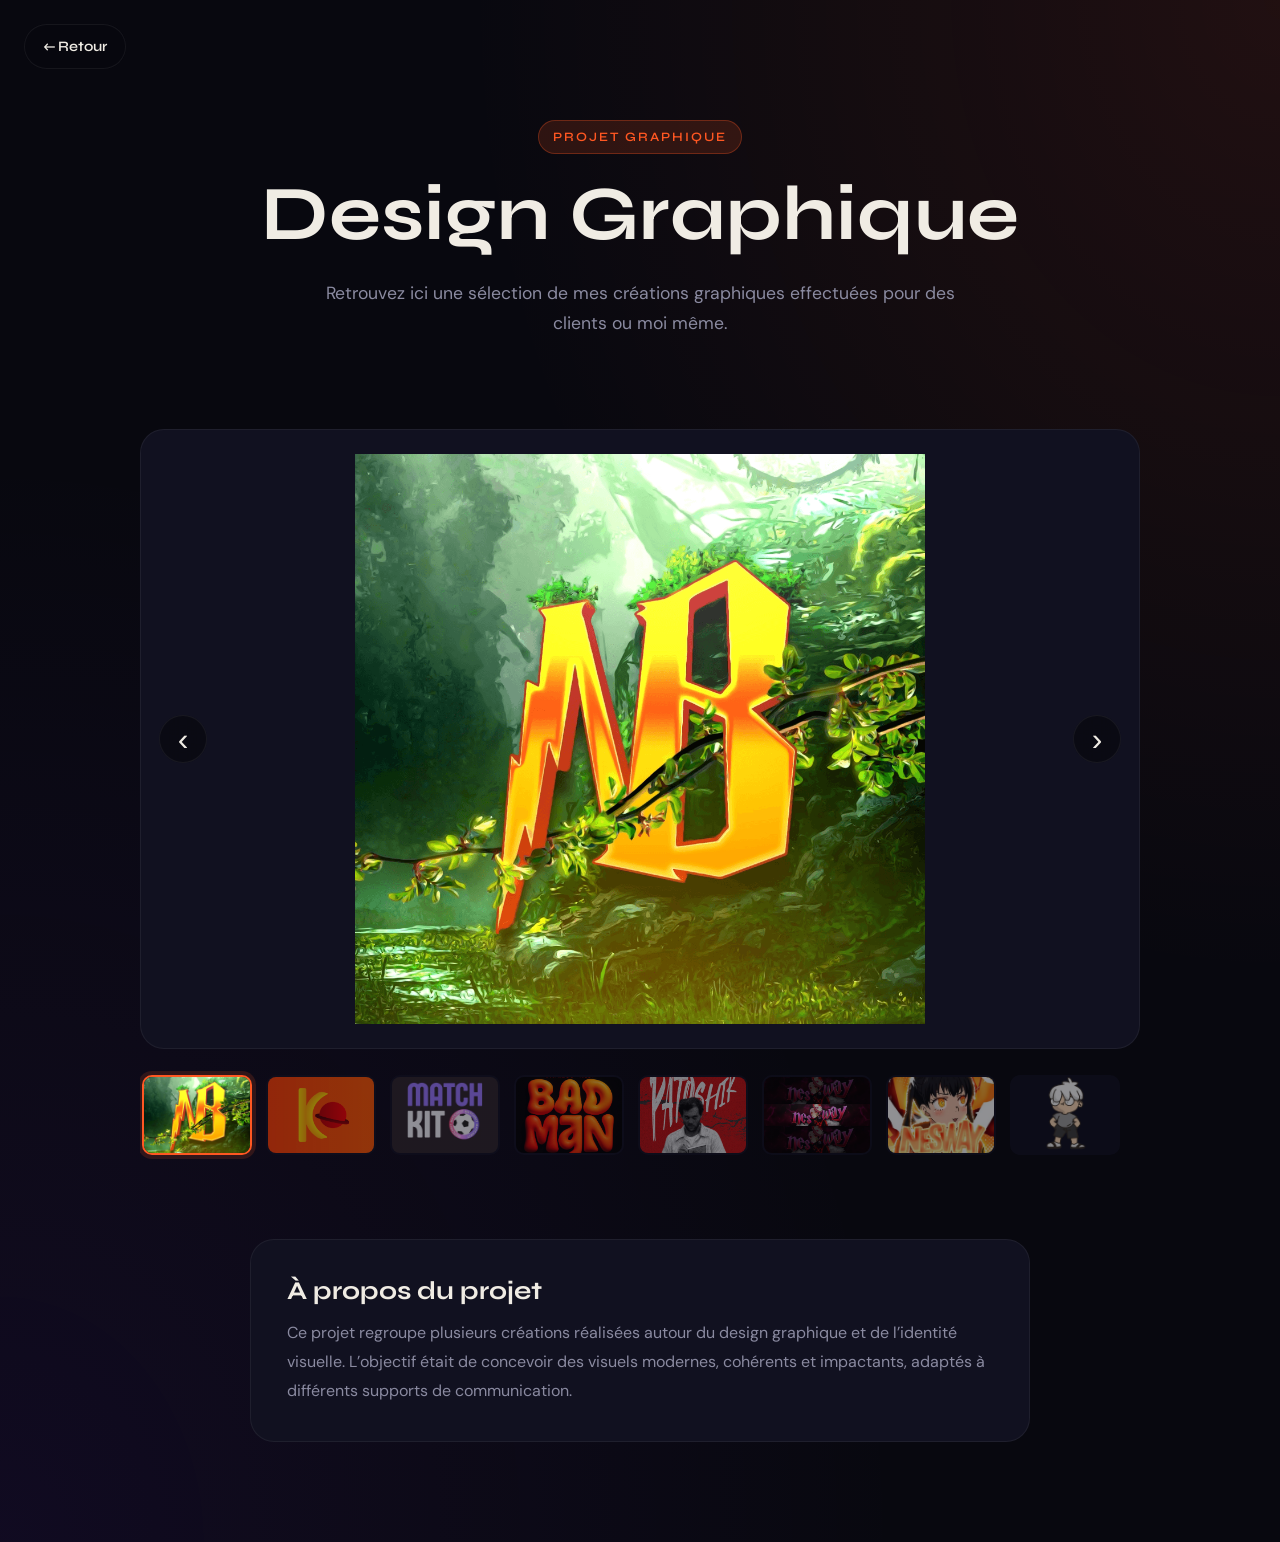
<file: design.html>
<!DOCTYPE html>
<html lang="fr">
<head>
    <meta charset="UTF-8">
    <meta name="viewport" content="width=device-width, initial-scale=1.0">
    <title>Projet Flyers — Alexi Salvan</title>
    <meta name="description" content="Galerie du projet Flyers par Alexi Salvan.">
    
    <link rel="preconnect" href="https://fonts.googleapis.com">
    <link href="https://fonts.googleapis.com/css2?family=Syne:wght@400;500;600;700;800&family=DM+Sans:ital,opsz,wght@0,9..40,300;0,9..40,400;0,9..40,500;1,9..40,300&display=swap" rel="stylesheet">
    
    <link rel="stylesheet" href="style.css">
    <link rel="icon" type="image/png" href="assets/favicon.png">
</head>
<body>

    <!-- BOUTON RETOUR -->
    <a href="javascript:history.back()" class="project-back-btn" aria-label="Retour à la page précédente">
        ← Retour
    </a>

    <!-- PAGE PROJET -->
    <main class="project-page">
        <section class="project-hero">
            <div class="container">
                <p class="project-eyebrow">Projet graphique</p>
                <h1>Design Graphique</h1>
                <p class="project-intro">
                    Retrouvez ici une sélection de mes créations graphiques effectuées pour des clients ou moi même.
                </p>
            </div>
        </section>

        <section class="project-gallery-section">
            <div class="container">

                <div class="gallery-layout">

                    <!-- IMAGE PRINCIPALE -->
                    <div class="gallery-main">
                        <button class="gallery-arrow gallery-arrow-left" id="prevImage" aria-label="Image précédente">
                            ‹
                        </button>

                        <img 
                            src="assets/design/1.png" 
                            alt="Design 1" 
                            id="mainGalleryImage"
                            class="gallery-main-img"
                        >

                        <button class="gallery-arrow gallery-arrow-right" id="nextImage" aria-label="Image suivante">
                            ›
                        </button>
                    </div>

                    <!-- MINIATURES -->
                    <div class="gallery-thumbnails" id="galleryThumbnails">
                        <button class="gallery-thumb active" data-index="0">
                            <img src="assets/design/1.png" alt="Miniature design 1">
                        </button>

                        <button class="gallery-thumb" data-index="1">
                            <img src="assets/design/2.png" alt="Miniature design 2">
                        </button>

                        <button class="gallery-thumb" data-index="2">
                            <img src="assets/design/3.png" alt="Miniature design 3">
                        </button>

                        <button class="gallery-thumb" data-index="3">
                            <img src="assets/design/4.png" alt="Miniature design 4">
                        </button>

                        <button class="gallery-thumb" data-index="4">
                            <img src="assets/design/5.png" alt="Miniature design 5">
                        </button>

                        <button class="gallery-thumb" data-index="5">
                            <img src="assets/design/6.png" alt="Miniature design 6">
                        </button>

                        <button class="gallery-thumb" data-index="6">
                            <img src="assets/design/7.png" alt="Miniature design 7">
                        </button>

                        <button class="gallery-thumb" data-index="7">
                            <img src="assets/design/8.png" alt="Miniature design 8">
                        </button>
                    </div>

                </div>

                <div class="project-description">
                    <h2>À propos du projet</h2>
                    <p>
                        Ce projet regroupe plusieurs créations réalisées autour du design graphique et de l’identité visuelle.
                        L’objectif était de concevoir des visuels modernes, cohérents et impactants, adaptés à différents supports de communication.

                    </p>
                </div>

            </div>
        </section>
    </main>

    <script>
        const images = [
            {
                src: "assets/design/1.png",
                alt: "Design 1"
            },
            {
                src: "assets/design/2.png",
                alt: "Design 2"
            },
            {
                src: "assets/design/3.png",
                alt: "Design 3"
            },
            {
                src: "assets/design/4.png",
                alt: "Design 4"
            },
            {
                src: "assets/design/5.png",
                alt: "Design 5"
            },
            {
                src: "assets/design/6.png",
                alt: "Design 6"
            },
            {
                src: "assets/design/7.png",
                alt: "Design 7"
            },
            {
                src: "assets/design/8.png",
                alt: "Design 8"
            }
            
        ];

        let currentIndex = 0;

        const mainImage = document.getElementById("mainGalleryImage");
        const prevButton = document.getElementById("prevImage");
        const nextButton = document.getElementById("nextImage");
        const thumbnails = document.querySelectorAll(".gallery-thumb");

        function updateGallery(index) {
            currentIndex = index;

            mainImage.src = images[currentIndex].src;
            mainImage.alt = images[currentIndex].alt;

            thumbnails.forEach((thumb, i) => {
                thumb.classList.toggle("active", i === currentIndex);
            });
        }

        prevButton.addEventListener("click", () => {
            const newIndex = currentIndex === 0 ? images.length - 1 : currentIndex - 1;
            updateGallery(newIndex);
        });

        nextButton.addEventListener("click", () => {
            const newIndex = currentIndex === images.length - 1 ? 0 : currentIndex + 1;
            updateGallery(newIndex);
        });

        thumbnails.forEach((thumb) => {
            thumb.addEventListener("click", () => {
                const index = Number(thumb.dataset.index);
                updateGallery(index);
            });
        });
    </script>

</body>
</html>
</file>
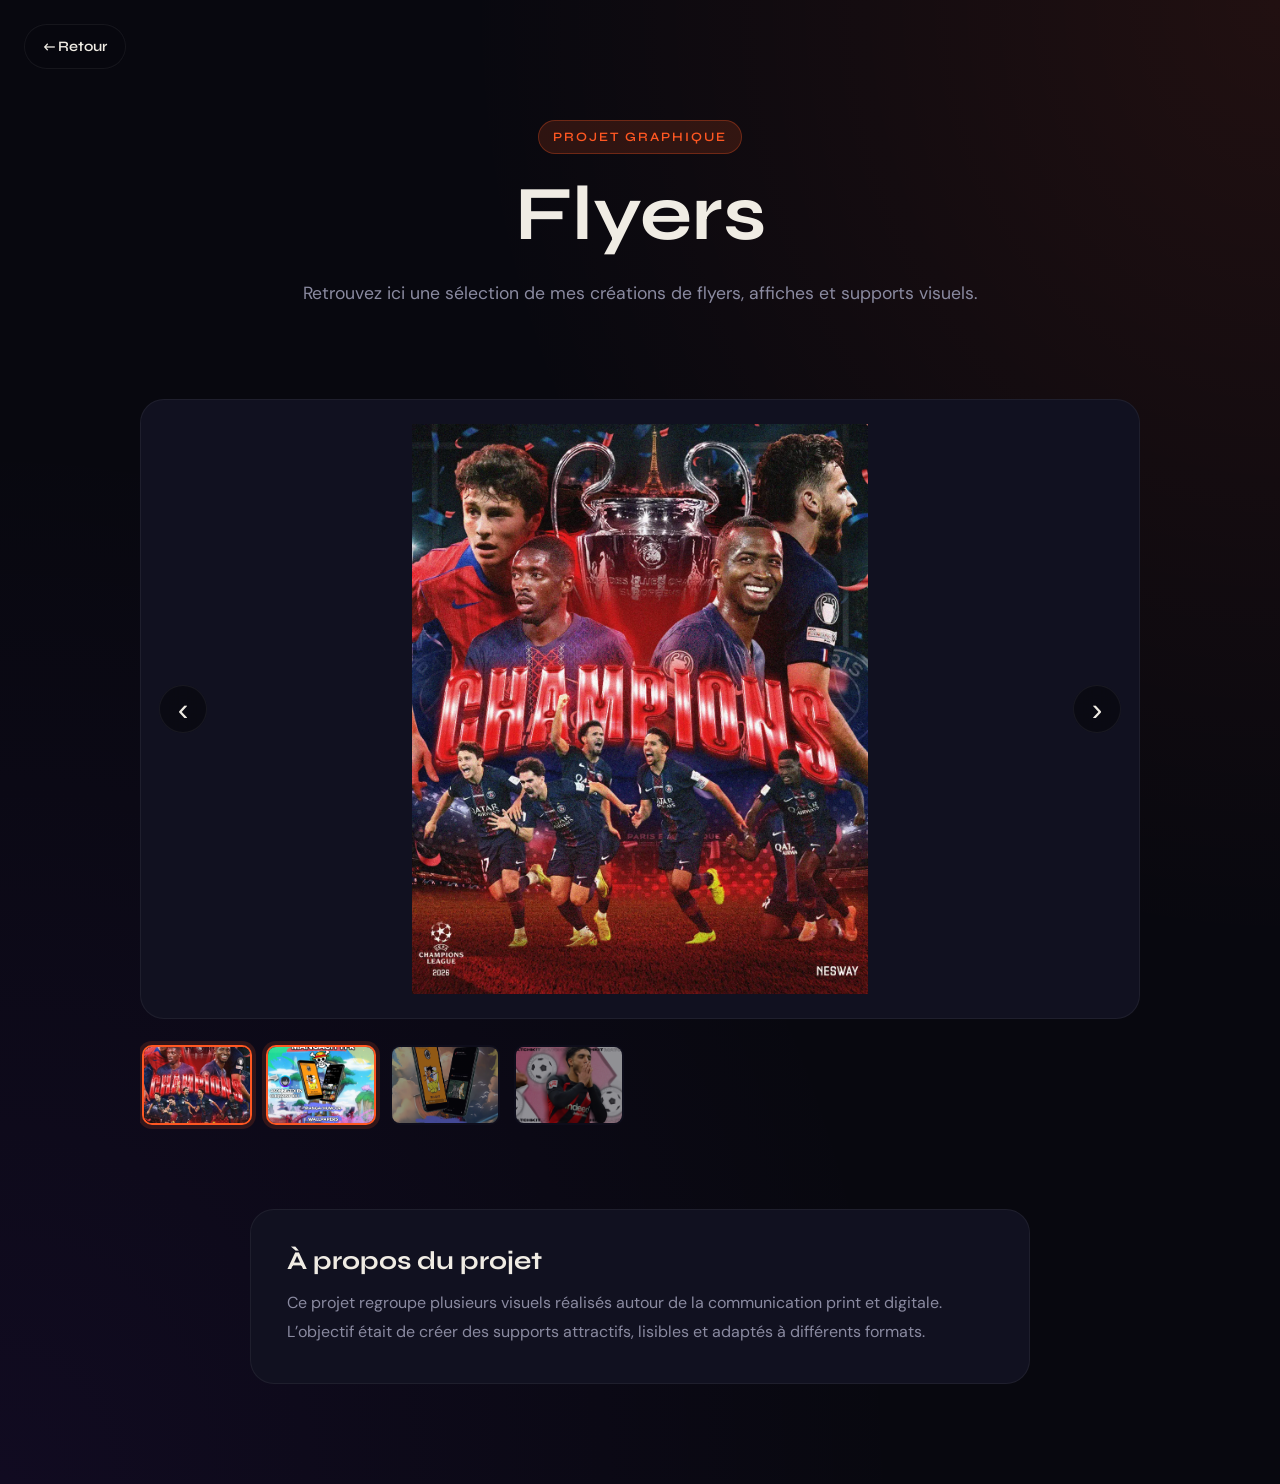
<file: flyers.html>
<!DOCTYPE html>
<html lang="fr">
<head>
    <meta charset="UTF-8">
    <meta name="viewport" content="width=device-width, initial-scale=1.0">
    <title>Projet Flyers — Alexi Salvan</title>
    <meta name="description" content="Galerie du projet Flyers par Alexi Salvan.">
    
    <link rel="preconnect" href="https://fonts.googleapis.com">
    <link href="https://fonts.googleapis.com/css2?family=Syne:wght@400;500;600;700;800&family=DM+Sans:ital,opsz,wght@0,9..40,300;0,9..40,400;0,9..40,500;1,9..40,300&display=swap" rel="stylesheet">
    
    <link rel="stylesheet" href="style.css">
    <link rel="icon" type="image/png" href="assets/favicon.png">
</head>
<body>

    <!-- BOUTON RETOUR -->
    <a href="javascript:history.back()" class="project-back-btn" aria-label="Retour à la page précédente">
        ← Retour
    </a>

    <!-- PAGE PROJET -->
    <main class="project-page">
        <section class="project-hero">
            <div class="container">
                <p class="project-eyebrow">Projet graphique</p>
                <h1>Flyers</h1>
                <p class="project-intro">
                    Retrouvez ici une sélection de mes créations de flyers, affiches et supports visuels.
                </p>
            </div>
        </section>

        <section class="project-gallery-section">
            <div class="container">

                <div class="gallery-layout">

                    <!-- IMAGE PRINCIPALE -->
                    <div class="gallery-main">
                        <button class="gallery-arrow gallery-arrow-left" id="prevImage" aria-label="Image précédente">
                            ‹
                        </button>

                        <img 
                            src="assets/flyers/psgpsg.webp" 
                            alt="Flyer 1" 
                            id="mainGalleryImage"
                            class="gallery-main-img"
                        >

                        <button class="gallery-arrow gallery-arrow-right" id="nextImage" aria-label="Image suivante">
                            ›
                        </button>
                    </div>

                    <!-- MINIATURES -->
                    <div class="gallery-thumbnails" id="galleryThumbnails">
                        <button class="gallery-thumb active" data-index="0">
                            <img src="assets/flyers/psgpsg.webp" alt="Miniature flyer 1">
                        </button>

                        <button class="gallery-thumb active" data-index="1">
                            <img src="assets/flyers/flyer-1.png" alt="Miniature flyer 2">
                        </button>

                        <button class="gallery-thumb" data-index="2">
                            <img src="assets/flyers/flyer-2.png" alt="Miniature flyer 3">
                        </button>

                        <button class="gallery-thumb" data-index="3">
                            <img src="assets/flyers/flyer-3.png" alt="Miniature flyer 4">
                        </button>
                    </div>

                </div>

                <div class="project-description">
                    <h2>À propos du projet</h2>
                    <p>
                        Ce projet regroupe plusieurs visuels réalisés autour de la communication print et digitale.
                        L’objectif était de créer des supports attractifs, lisibles et adaptés à différents formats.
                    </p>
                </div>

            </div>
        </section>
    </main>

    <script>
        const images = [
            {
                src: "assets/flyers/psgpsg.webp",
                alt: "Flyer 1"
            },
            {
                src: "assets/flyers/flyer-1.png",
                alt: "Flyer 2"
            },
            {
                src: "assets/flyers/flyer-2.png",
                alt: "Flyer 3"
            },
            {
                src: "assets/flyers/flyer-3.png",
                alt: "Flyer 4"
            }
        ];

        let currentIndex = 0;

        const mainImage = document.getElementById("mainGalleryImage");
        const prevButton = document.getElementById("prevImage");
        const nextButton = document.getElementById("nextImage");
        const thumbnails = document.querySelectorAll(".gallery-thumb");

        function updateGallery(index) {
            currentIndex = index;

            mainImage.src = images[currentIndex].src;
            mainImage.alt = images[currentIndex].alt;

            thumbnails.forEach((thumb, i) => {
                thumb.classList.toggle("active", i === currentIndex);
            });
        }

        prevButton.addEventListener("click", () => {
            const newIndex = currentIndex === 0 ? images.length - 1 : currentIndex - 1;
            updateGallery(newIndex);
        });

        nextButton.addEventListener("click", () => {
            const newIndex = currentIndex === images.length - 1 ? 0 : currentIndex + 1;
            updateGallery(newIndex);
        });

        thumbnails.forEach((thumb) => {
            thumb.addEventListener("click", () => {
                const index = Number(thumb.dataset.index);
                updateGallery(index);
            });
        });
    </script>

</body>
</html>
</file>
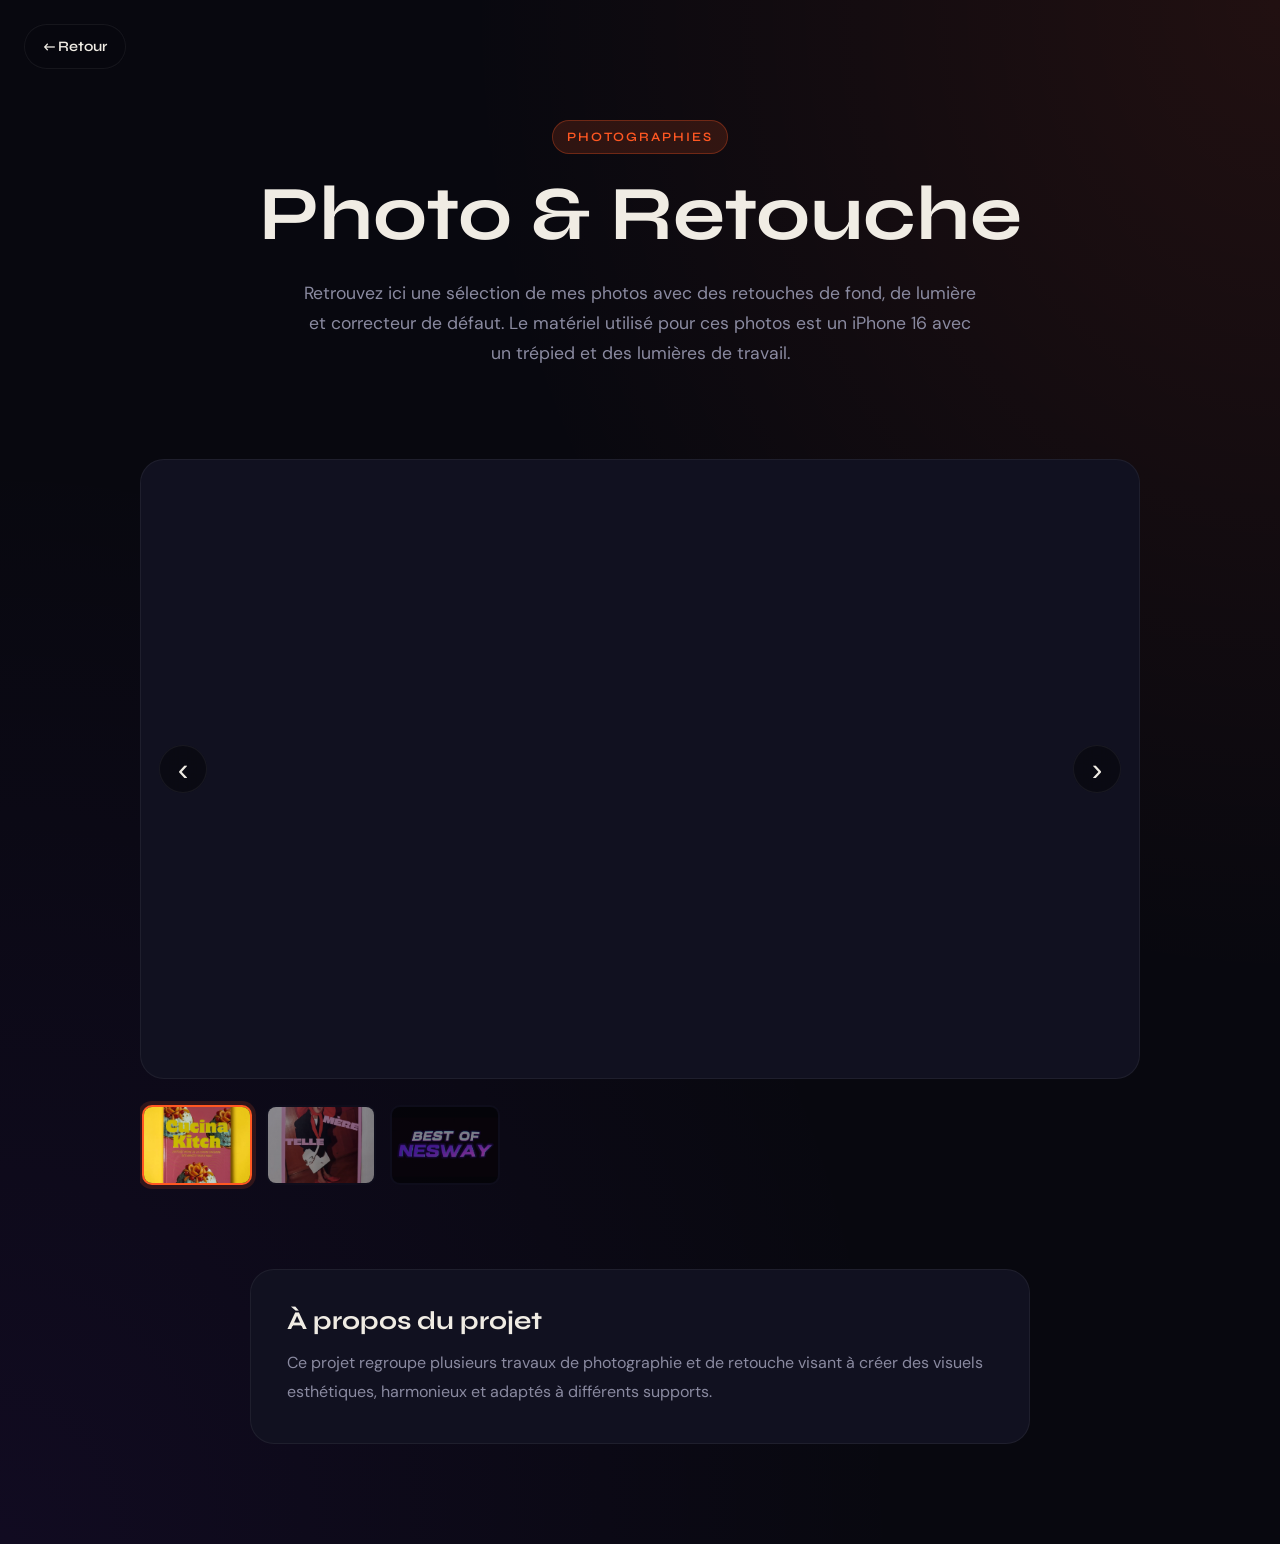
<file: montage-video.html>
<!DOCTYPE html>
<html lang="fr">
<head>
    <meta charset="UTF-8">
    <meta name="viewport" content="width=device-width, initial-scale=1.0">
    <title>Montage Vidéo — Alexi Salvan</title>
    <meta name="description" content="Montage Vidéo par Alexi Salvan.">
    
    <link rel="preconnect" href="https://fonts.googleapis.com">
    <link href="https://fonts.googleapis.com/css2?family=Syne:wght@400;500;600;700;800&family=DM+Sans:ital,opsz,wght@0,9..40,300;0,9..40,400;0,9..40,500;1,9..40,300&display=swap" rel="stylesheet">
    
    <link rel="stylesheet" href="style.css">
    <link rel="icon" type="image/png" href="assets/favicon.png">
</head>
<body>

    <!-- BOUTON RETOUR -->
    <a href="javascript:history.back()" class="project-back-btn" aria-label="Retour à la page précédente">
        ← Retour
    </a>

    <!-- PAGE PROJET -->
    <main class="project-page">
        <section class="project-hero">
            <div class="container">
                <p class="project-eyebrow">Photographies</p>
                <h1>Photo & Retouche</h1>
                <p class="project-intro">
                    Retrouvez ici une sélection de mes photos avec des retouches de fond, de lumière et correcteur de défaut. Le matériel utilisé pour ces photos est un iPhone 16 avec un trépied et des lumières de travail.
                </p>
            </div>
        </section>

        <section class="project-gallery-section">
            <div class="container">

                <div class="gallery-layout">

                    <!-- VIDÉO PRINCIPALE -->
                    <div class="gallery-main">
                        <button class="gallery-arrow gallery-arrow-left" id="prevImage" aria-label="Image précédente">
                            ‹
                        </button>

                        <video 
                            id="mainGalleryImage"
                            class="gallery-main-img"
                            autoplay
                            loop
                            muted
                            playsinline
                        >
                            <source src="assets/video/1.mp4" type="video/mp4">
                            Votre navigateur ne supporte pas la vidéo.
                        </video>

                        <button class="gallery-arrow gallery-arrow-right" id="nextImage" aria-label="Image suivante">
                            ›
                        </button>
                    </div>

                    <!-- MINIATURES -->
                    <div class="gallery-thumbnails" id="galleryThumbnails">
                        <button class="gallery-thumb active" data-index="0">
                            <img src="assets/video/1.jpg" alt="Miniature Vidéo 1">
                        </button>

                        <button class="gallery-thumb" data-index="1">
                            <img src="assets/video/2.png" alt="Miniature Vidéo 2">
                        </button>

                        <button class="gallery-thumb" data-index="2">
                            <img src="assets/video/3.png" alt="Miniature Vidéo 3">
                        </button>
                    </div>

                </div>

                <div class="project-description">
                    <h2>À propos du projet</h2>
                    <p>
                        Ce projet regroupe plusieurs travaux de photographie et de retouche visant à créer des visuels esthétiques, harmonieux et adaptés à différents supports.
                    </p>
                </div>

            </div>
        </section>
    </main>

    <script>
        const images = [
            {
                src: "assets/video/1.mp4",
                alt: "Vidéo 1"
            },
            {
                src: "assets/video/2.mp4",
                alt: "Vidéo 2"
            },
            {
                src: "assets/video/3.mp4",
                alt: "Vidéo 3"
            }
        ];

        let currentIndex = 0;

        const mainImage = document.getElementById("mainGalleryImage");
        const mainSource = mainImage.querySelector("source");

        const prevButton = document.getElementById("prevImage");
        const nextButton = document.getElementById("nextImage");
        const thumbnails = document.querySelectorAll(".gallery-thumb");

        function updateGallery(index) {
            currentIndex = index;

            mainSource.src = images[currentIndex].src;
            mainImage.setAttribute("aria-label", images[currentIndex].alt);

            mainImage.load();

            const playPromise = mainImage.play();
            if (playPromise !== undefined) {
                playPromise.catch(() => {
                    // L'autoplay peut être bloqué selon le navigateur
                });
            }

            thumbnails.forEach((thumb, i) => {
                thumb.classList.toggle("active", i === currentIndex);
            });
        }

        prevButton.addEventListener("click", () => {
            const newIndex = currentIndex === 0 ? images.length - 1 : currentIndex - 1;
            updateGallery(newIndex);
        });

        nextButton.addEventListener("click", () => {
            const newIndex = currentIndex === images.length - 1 ? 0 : currentIndex + 1;
            updateGallery(newIndex);
        });

        thumbnails.forEach((thumb) => {
            thumb.addEventListener("click", () => {
                const index = Number(thumb.dataset.index);
                updateGallery(index);
            });
        });
    </script>

</body>
</html>
</file>
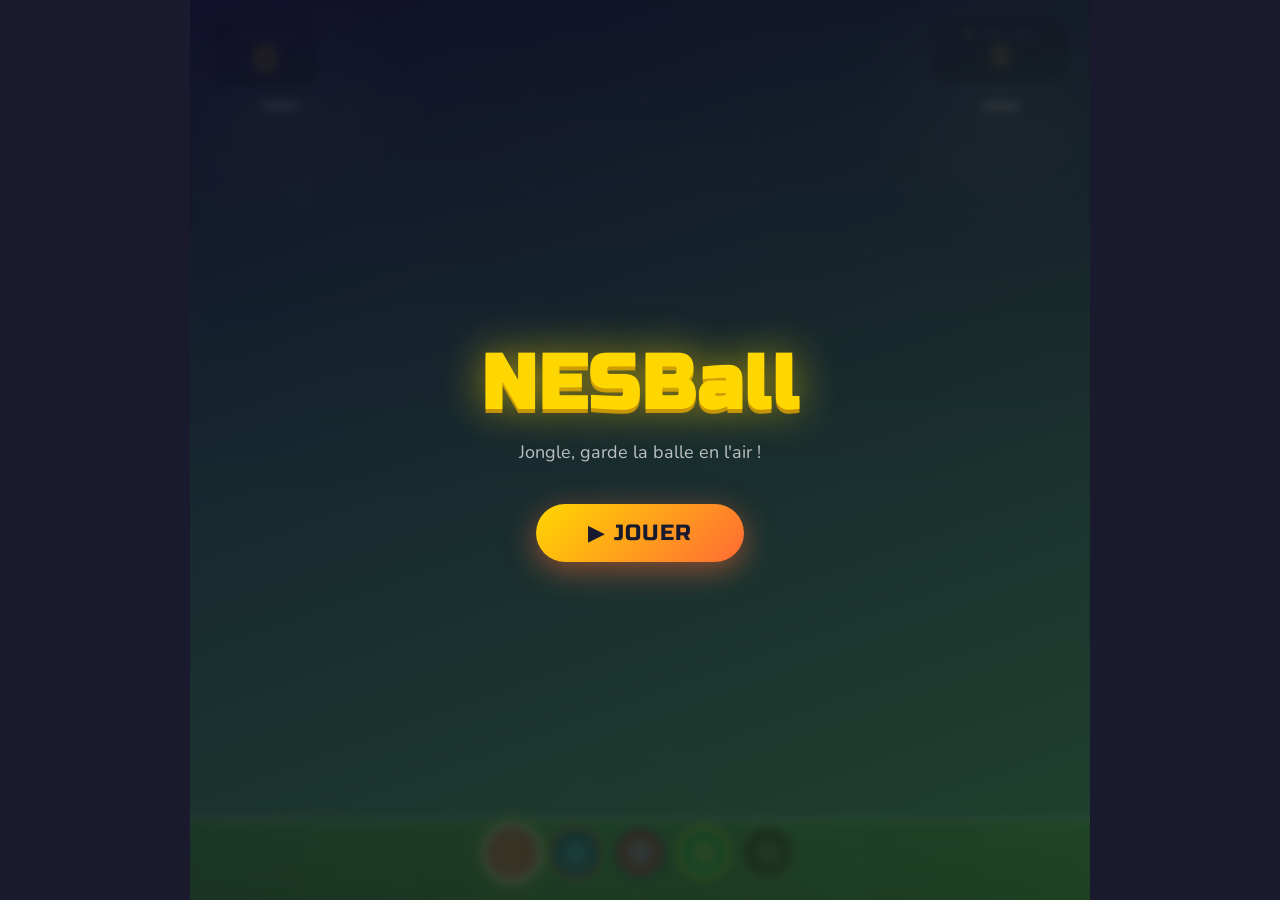
<file: nesball.html>
<!DOCTYPE html>
<html lang="fr">
<head>
<meta charset="UTF-8">
<meta name="viewport" content="width=device-width, initial-scale=1.0">
<title>NESBall — Jongle !</title>
<style>
  @import url('https://fonts.googleapis.com/css2?family=Russo+One&family=Nunito:wght@400;700;900&display=swap');

  :root {
    --grass: #2d8a4e;
    --grass-dark: #1e6636;
    --sky: #87CEEB;
    --pitch-line: rgba(255,255,255,0.15);
    --accent: #FFD700;
    --accent2: #FF6B35;
    --hud-bg: rgba(0,0,0,0.55);
    --white: #fff;
  }

  * { margin: 0; padding: 0; box-sizing: border-box; }

  body {
    font-family: 'Nunito', sans-serif;
    background: #1a1a2e;
    display: flex;
    flex-direction: column;
    align-items: center;
    justify-content: flex-start;
    min-height: 100vh;
    overflow: hidden;
    user-select: none;
  }

  #gameContainer {
    position: relative;
    width: 100vw;
    height: 100vh;
    max-width: 900px;
    margin: 0 auto;
  }

  canvas {
    display: block;
    width: 100%;
    height: 100%;
    cursor: none;
  }

  /* HUD */
  #hud {
    position: absolute;
    top: 16px;
    left: 0; right: 0;
    display: flex;
    justify-content: space-between;
    align-items: flex-start;
    padding: 0 20px;
    pointer-events: none;
    z-index: 10;
  }

  .hud-box {
    background: var(--hud-bg);
    backdrop-filter: blur(8px);
    border: 2px solid rgba(255,255,255,0.18);
    border-radius: 16px;
    padding: 10px 20px;
    color: white;
    text-align: center;
    min-width: 110px;
  }

  .hud-label {
    font-size: 11px;
    letter-spacing: 2px;
    text-transform: uppercase;
    opacity: 0.7;
  }

  .hud-value {
    font-family: 'Russo One', sans-serif;
    font-size: 34px;
    line-height: 1;
    color: var(--accent);
    text-shadow: 0 0 12px rgba(255,215,0,0.5);
  }

  .hud-value.record {
    color: #ff9f43;
    font-size: 28px;
  }

  /* Outfit selector */
  #outfitPanel {
    position: absolute;
    bottom: 20px;
    left: 50%;
    transform: translateX(-50%);
    display: flex;
    gap: 10px;
    z-index: 20;
    pointer-events: all;
  }

  .outfit-btn {
    width: 54px;
    height: 54px;
    border-radius: 50%;
    border: 3px solid rgba(255,255,255,0.3);
    cursor: pointer;
    transition: all 0.2s;
    display: flex;
    align-items: center;
    justify-content: center;
    font-size: 22px;
    position: relative;
    background: rgba(0,0,0,0.4);
    backdrop-filter: blur(6px);
    overflow: hidden;
  }

  .outfit-btn:hover { transform: scale(1.15); border-color: var(--accent); }
  .outfit-btn.active {
    border-color: var(--accent);
    box-shadow: 0 0 18px rgba(255,215,0,0.7);
    transform: scale(1.12);
  }

  /* Overlay screens */
  .screen {
    position: absolute;
    inset: 0;
    display: flex;
    flex-direction: column;
    align-items: center;
    justify-content: center;
    z-index: 100;
    background: linear-gradient(160deg, rgba(15,15,40,0.92) 0%, rgba(30,60,30,0.85) 100%);
    backdrop-filter: blur(4px);
  }

  .screen h1 {
    font-family: 'Russo One', sans-serif;
    font-size: clamp(42px, 8vw, 76px);
    color: var(--accent);
    text-shadow: 0 0 40px rgba(255,215,0,0.6), 0 4px 0 #b8860b;
    letter-spacing: 2px;
    margin-bottom: 10px;
  }

  .screen .subtitle {
    font-size: 18px;
    color: rgba(255,255,255,0.7);
    margin-bottom: 40px;
  }

  .btn-start {
    background: linear-gradient(135deg, var(--accent) 0%, var(--accent2) 100%);
    color: #1a1a2e;
    font-family: 'Russo One', sans-serif;
    font-size: 22px;
    padding: 16px 52px;
    border: none;
    border-radius: 50px;
    cursor: pointer;
    transition: all 0.2s;
    box-shadow: 0 8px 30px rgba(255,107,53,0.5);
    letter-spacing: 1px;
  }

  .btn-start:hover {
    transform: translateY(-3px) scale(1.05);
    box-shadow: 0 14px 40px rgba(255,107,53,0.7);
  }

  #gameOver .big-score {
    font-family: 'Russo One', sans-serif;
    font-size: clamp(60px, 12vw, 110px);
    color: white;
    line-height: 1;
    text-shadow: 0 0 30px rgba(255,255,255,0.3);
  }

  #gameOver .record-notice {
    font-size: 18px;
    color: var(--accent);
    margin-bottom: 30px;
    min-height: 28px;
    font-weight: 900;
    letter-spacing: 1px;
  }

  /* Combo flash */
  #comboFlash {
    position: absolute;
    top: 50%;
    left: 50%;
    transform: translate(-50%, -50%);
    font-family: 'Russo One', sans-serif;
    font-size: 52px;
    color: var(--accent);
    text-shadow: 0 0 20px rgba(255,215,0,0.8);
    pointer-events: none;
    opacity: 0;
    z-index: 50;
    transition: opacity 0.3s;
    white-space: nowrap;
  }
</style>
</head>
<body>

<div id="gameContainer">
  <canvas id="gameCanvas"></canvas>

  <!-- HUD -->
  <div id="hud">
    <div class="hud-box">
      <div class="hud-label">Jonglés</div>
      <div class="hud-value" id="scoreDisplay">0</div>
    </div>
    <div class="hud-box" style="min-width:140px;">
      <div class="hud-label">🏆 Record</div>
      <div class="hud-value record" id="recordDisplay">0</div>
    </div>
  </div>

  <!-- Outfit panel -->
  <div id="outfitPanel">
    <button class="outfit-btn active" data-outfit="0" title="Classique"></button>
    <button class="outfit-btn" data-outfit="1" title="PSG"></button>
    <button class="outfit-btn" data-outfit="2" title="Barça"></button>
    <button class="outfit-btn" data-outfit="3" title="Brasil"></button>
    <button class="outfit-btn" data-outfit="4" title="All Black"></button>
  </div>

  <!-- Combo -->
  <div id="comboFlash"></div>

  <!-- Start screen -->
  <div class="screen" id="startScreen">
    <h1>NESBall</h1>
    <p class="subtitle">Jongle, garde la balle en l'air !</p>
    <button class="btn-start" id="btnStart">▶ JOUER</button>
  </div>

  <!-- Game Over screen -->
  <div class="screen" id="gameOver" style="display:none; flex-direction:column;">
    <h1 style="margin-bottom:4px;">GAME OVER</h1>
    <div class="big-score" id="finalScore">0</div>
    <div style="font-size:14px; color:rgba(255,255,255,0.5); margin-bottom:4px;">jonglés</div>
    <div class="record-notice" id="newRecordMsg"></div>
    <button class="btn-start" id="btnRestart">↺ REJOUER</button>
  </div>
</div>

<script>
const canvas = document.getElementById('gameCanvas');
const ctx = canvas.getContext('2d');
const container = document.getElementById('gameContainer');

// ─────── Resize ───────
function resize() {
  canvas.width = container.clientWidth;
  canvas.height = container.clientHeight;
}
resize();
window.addEventListener('resize', resize);

// ─────── Outfits ───────
const OUTFITS = [
  { name: 'Classique', shirt: '#e63946', shorts: '#1d3557', socks: '#fff', stripe: '#fff' },
  { name: 'PSG',       shirt: '#003087', shorts: '#003087', socks: '#e63946', stripe: '#e63946' },
  { name: 'Barça',     shirt: '#a8003b', shorts: '#003087', socks: '#ffd700', stripe: '#003087' },
  { name: 'Brasil',    shirt: '#009c3b', shorts: '#003087', socks: '#ffd700', stripe: '#ffd700' },
  { name: 'All Black', shirt: '#111',    shorts: '#111',    socks: '#222',   stripe: '#444' },
];

let currentOutfit = 0;

document.querySelectorAll('.outfit-btn').forEach(btn => {
  const idx = parseInt(btn.dataset.outfit);
  btn.style.background = OUTFITS[idx].shirt;
  btn.style.borderColor = OUTFITS[idx].stripe;
  btn.textContent = ['🔴','🔵','🟣','🟢','⚫'][idx];

  btn.addEventListener('click', () => {
    currentOutfit = idx;
    document.querySelectorAll('.outfit-btn').forEach(b => b.classList.remove('active'));
    btn.classList.add('active');
  });
});

// ─────── State ───────
let gameState = 'start'; // start | playing | over
let score = 0;
let record = parseInt(localStorage.getItem('keepyup_record') || '0');
document.getElementById('recordDisplay').textContent = record;

// ─────── Physics ───────
const GRAVITY = 0.18;        // plus lent → plus de temps pour réagir
const BALL_RADIUS = 22;      // balle légèrement plus grande = plus facile à toucher
const DAMPING = 0.55;
const PLAYER_HEIGHT = 180;
const GROUND_Y = () => canvas.height - 80;

let ball = { x: 0, y: 0, vx: 0, vy: 0, spin: 0, spinVel: 0 };
let mouse = { x: -999, y: -999 };
let prevMouse = { x: -999, y: -999 };
let playerX = 0;
let particles = [];
let screenShake = 0;
let lastKickTime = 0;

// ─────── Mouse / Touch ───────
function getPos(e) {
  const r = canvas.getBoundingClientRect();
  const scaleX = canvas.width / r.width;
  const scaleY = canvas.height / r.height;
  const clientX = e.touches ? e.touches[0].clientX : e.clientX;
  const clientY = e.touches ? e.touches[0].clientY : e.clientY;
  return { x: (clientX - r.left) * scaleX, y: (clientY - r.top) * scaleY };
}

canvas.addEventListener('mousemove', e => {
  prevMouse = { ...mouse };
  mouse = getPos(e);
  if (gameState === 'playing') tryKick();
});
canvas.addEventListener('touchmove', e => {
  e.preventDefault();
  prevMouse = { ...mouse };
  mouse = getPos(e);
  if (gameState === 'playing') tryKick();
}, { passive: false });

function tryKick() {
  const dx = ball.x - mouse.x;
  const dy = ball.y - mouse.y;
  const dist = Math.sqrt(dx * dx + dy * dy);
  if (dist < BALL_RADIUS + 30) {   // zone de frappe plus grande
    const now = Date.now();
    if (now - lastKickTime < 120) return; // debounce
    lastKickTime = now;

    const mvx = (mouse.x - prevMouse.x) * 0.7;
    const mvy = (mouse.y - prevMouse.y) * 0.7;

    // normalize kick direction away from cursor
    const nx = dx / (dist || 1);
    const ny = dy / (dist || 1);

    ball.vx = nx * 3 + mvx * 0.4;
    ball.vy = -14 - Math.random() * 3;   // force montante fixe + légère variation

    // Amortir le mouvement horizontal pour garder la balle centrée
    ball.vx = Math.max(-5, Math.min(5, ball.vx));

    ball.spinVel = mvx * 0.12;
    score++;
    document.getElementById('scoreDisplay').textContent = score;
    spawnParticles(ball.x, ball.y);
    screenShake = 4;
    showCombo(score);
  }
}

// ─────── Particles ───────
function spawnParticles(x, y) {
  for (let i = 0; i < 10; i++) {
    const angle = Math.random() * Math.PI * 2;
    const speed = 2 + Math.random() * 4;
    particles.push({
      x, y,
      vx: Math.cos(angle) * speed,
      vy: Math.sin(angle) * speed - 2,
      life: 1,
      size: 4 + Math.random() * 6,
      color: ['#FFD700','#FF6B35','#fff','#adff2f'][Math.floor(Math.random()*4)]
    });
  }
}

// ─────── Combo flash ───────
const comboFlash = document.getElementById('comboFlash');
let comboTimeout;
const COMBOS = {
  5:  '⭐ BIEN !', 10: '🔥 CHAUD !', 20: '💥 INCROYABLE !',
  30: '👑 LÉGENDAIRE', 50: '🌟 GOD MODE', 100: '🚀 EXTRATERRESTRE'
};
function showCombo(n) {
  if (COMBOS[n]) {
    comboFlash.textContent = COMBOS[n];
    comboFlash.style.opacity = '1';
    clearTimeout(comboTimeout);
    comboTimeout = setTimeout(() => comboFlash.style.opacity = '0', 1400);
  }
}

// ─────── Init ball ───────
function initBall() {
  ball.x = canvas.width / 2;
  ball.y = GROUND_Y() - PLAYER_HEIGHT * 0.55;
  ball.vx = (Math.random() - 0.5) * 2;
  ball.vy = -8;
  ball.spin = 0;
  ball.spinVel = 0;
}

// ─────── Game loop ───────
let animId;

function startGame() {
  score = 0;
  particles = [];
  playerX = canvas.width / 2;
  document.getElementById('scoreDisplay').textContent = '0';
  initBall();
  gameState = 'playing';
  document.getElementById('startScreen').style.display = 'none';
  document.getElementById('gameOver').style.display = 'none';
  if (!animId) loop();
}

function endGame() {
  gameState = 'over';
  document.getElementById('finalScore').textContent = score;
  const isRecord = score > record;
  if (isRecord) {
    record = score;
    localStorage.setItem('keepyup_record', record);
    document.getElementById('recordDisplay').textContent = record;
    document.getElementById('newRecordMsg').textContent = '🏆 NOUVEAU RECORD !';
  } else {
    document.getElementById('newRecordMsg').textContent = record > 0 ? `Record : ${record}` : '';
  }
  document.getElementById('gameOver').style.display = 'flex';
}

document.getElementById('btnStart').addEventListener('click', startGame);
document.getElementById('btnRestart').addEventListener('click', startGame);

// ─────── Drawing ───────

function drawBackground() {
  const W = canvas.width, H = canvas.height;
  // Sky gradient
  const sky = ctx.createLinearGradient(0, 0, 0, H * 0.55);
  sky.addColorStop(0, '#1a1a3e');
  sky.addColorStop(1, '#2d6a8a');
  ctx.fillStyle = sky;
  ctx.fillRect(0, 0, W, H);

  // Stars
  ctx.fillStyle = 'rgba(255,255,255,0.6)';
  // deterministic stars
  for (let i = 0; i < 60; i++) {
    const sx = ((i * 137.508 * W / 100) % W);
    const sy = ((i * 97.3 * H / 100) % (H * 0.45));
    const r = (i % 3 === 0) ? 1.5 : 0.8;
    ctx.beginPath();
    ctx.arc(sx, sy, r, 0, Math.PI * 2);
    ctx.fill();
  }

  // Pitch
  const groundY = GROUND_Y();
  const pitch = ctx.createLinearGradient(0, groundY, 0, H);
  pitch.addColorStop(0, '#2d8a4e');
  pitch.addColorStop(1, '#1e5c35');
  ctx.fillStyle = pitch;
  ctx.fillRect(0, groundY, W, H - groundY);

  // Pitch stripes
  const stripeW = W / 8;
  for (let i = 0; i < 8; i++) {
    if (i % 2 === 0) {
      ctx.fillStyle = 'rgba(0,0,0,0.07)';
      ctx.fillRect(i * stripeW, groundY, stripeW, H - groundY);
    }
  }

  // White line
  ctx.strokeStyle = 'rgba(255,255,255,0.5)';
  ctx.lineWidth = 3;
  ctx.setLineDash([]);
  ctx.beginPath();
  ctx.moveTo(0, groundY);
  ctx.lineTo(W, groundY);
  ctx.stroke();

  // Center circle on ground
  ctx.strokeStyle = 'rgba(255,255,255,0.15)';
  ctx.lineWidth = 2;
  ctx.beginPath();
  ctx.arc(W / 2, groundY, 70, Math.PI, Math.PI * 2);
  ctx.stroke();

  // Stadium lights
  drawLight(W * 0.1, H * 0.12);
  drawLight(W * 0.9, H * 0.12);
}

function drawLight(x, y) {
  ctx.save();
  const grd = ctx.createRadialGradient(x, y, 0, x, y, 140);
  grd.addColorStop(0, 'rgba(255,240,180,0.25)');
  grd.addColorStop(1, 'rgba(255,240,180,0)');
  ctx.fillStyle = grd;
  ctx.fillRect(x - 140, y - 140, 280, 280);
  ctx.fillStyle = '#fffde7';
  ctx.beginPath();
  ctx.rect(x - 18, y - 6, 36, 8);
  ctx.fill();
  ctx.restore();
}

// ─── Player (cartoon) ───
function drawPlayer(x) {
  const out = OUTFITS[currentOutfit];
  const groundY = GROUND_Y();
  const scale = 1.05;
  ctx.save();
  ctx.translate(x, groundY);
  ctx.scale(scale, scale);

  // Shadow
  ctx.save();
  ctx.fillStyle = 'rgba(0,0,0,0.25)';
  ctx.scale(1, 0.3);
  ctx.beginPath();
  ctx.ellipse(0, 0, 30, 18, 0, 0, Math.PI * 2);
  ctx.fill();
  ctx.restore();

  // ── Legs / cleats ──
  // Left leg
  drawLeg(ctx, -13, -60, out, 'left');
  // Right leg (slightly behind)
  drawLeg(ctx, 10, -60, out, 'right');

  // ── Body (shirt) ──
  ctx.fillStyle = out.shirt;
  // torso rounded rect
  ctx.beginPath();
  roundRect(ctx, -22, -130, 44, 72, 10);
  ctx.fill();

  // Stripe / number on shirt
  ctx.fillStyle = out.stripe;
  ctx.fillRect(-6, -128, 12, 68);
  ctx.fillStyle = 'rgba(255,255,255,0.35)';
  ctx.font = 'bold 13px Nunito';
  ctx.textAlign = 'center';
  ctx.fillText('10', 0, -94);

  // Collar
  ctx.fillStyle = out.stripe;
  ctx.beginPath();
  ctx.ellipse(0, -128, 10, 5, 0, 0, Math.PI);
  ctx.fill();

  // Shoulders
  ctx.fillStyle = out.shirt;
  ctx.beginPath();
  ctx.arc(-24, -122, 10, 0, Math.PI * 2);
  ctx.fill();
  ctx.beginPath();
  ctx.arc(24, -122, 10, 0, Math.PI * 2);
  ctx.fill();

  // Arms
  drawArm(ctx, -28, -118, -38, -80, out.shirt);
  drawArm(ctx, 28, -118, 38, -80, out.shirt);

  // ── Head ──
  // Neck
  ctx.fillStyle = '#f4a261';
  ctx.beginPath();
  roundRect(ctx, -8, -148, 16, 22, 4);
  ctx.fill();

  // Head
  ctx.fillStyle = '#f4a261';
  ctx.beginPath();
  ctx.ellipse(0, -172, 28, 30, 0, 0, Math.PI * 2);
  ctx.fill();

  // Hair
  ctx.fillStyle = '#2c1503';
  ctx.beginPath();
  ctx.ellipse(0, -192, 26, 14, 0, 0, Math.PI * 2);
  ctx.fill();
  ctx.beginPath();
  ctx.ellipse(-22, -174, 10, 12, -0.4, 0, Math.PI * 2);
  ctx.fill();
  ctx.beginPath();
  ctx.ellipse(22, -174, 10, 12, 0.4, 0, Math.PI * 2);
  ctx.fill();

  // Eyes
  ctx.fillStyle = '#fff';
  ctx.beginPath(); ctx.ellipse(-10, -172, 7, 8, 0, 0, Math.PI * 2); ctx.fill();
  ctx.beginPath(); ctx.ellipse(10, -172, 7, 8, 0, 0, Math.PI * 2); ctx.fill();

  ctx.fillStyle = '#1a0a00';
  ctx.beginPath(); ctx.arc(-10, -171, 4, 0, Math.PI * 2); ctx.fill();
  ctx.beginPath(); ctx.arc(10, -171, 4, 0, Math.PI * 2); ctx.fill();

  // Pupils
  ctx.fillStyle = '#fff';
  ctx.beginPath(); ctx.arc(-9, -172, 1.2, 0, Math.PI * 2); ctx.fill();
  ctx.beginPath(); ctx.arc(11, -172, 1.2, 0, Math.PI * 2); ctx.fill();

  // Eyebrows
  ctx.strokeStyle = '#2c1503';
  ctx.lineWidth = 2.5;
  ctx.lineCap = 'round';
  ctx.beginPath(); ctx.moveTo(-15, -182); ctx.lineTo(-5, -180); ctx.stroke();
  ctx.beginPath(); ctx.moveTo(15, -182); ctx.lineTo(5, -180); ctx.stroke();

  // Smile
  ctx.strokeStyle = '#c1440e';
  ctx.lineWidth = 2;
  ctx.beginPath();
  ctx.arc(0, -165, 10, 0.2, Math.PI - 0.2);
  ctx.stroke();

  // Ear
  ctx.fillStyle = '#f4a261';
  ctx.beginPath(); ctx.ellipse(-28, -172, 5, 7, 0, 0, Math.PI * 2); ctx.fill();
  ctx.beginPath(); ctx.ellipse(28, -172, 5, 7, 0, 0, Math.PI * 2); ctx.fill();

  ctx.restore();
}

function drawLeg(ctx, x, y, out, side) {
  // Shorts
  ctx.fillStyle = out.shorts;
  ctx.beginPath();
  roundRect(ctx, x - 8, y, 18, 28, 5);
  ctx.fill();

  // Sock
  ctx.fillStyle = out.socks;
  ctx.beginPath();
  roundRect(ctx, x - 7, y + 26, 16, 30, 4);
  ctx.fill();

  // Sock stripe
  ctx.fillStyle = out.stripe;
  ctx.fillRect(x - 7, y + 30, 16, 4);

  // Cleat
  ctx.fillStyle = '#111';
  ctx.beginPath();
  roundRect(ctx, x - 10, y + 53, 22, 10, 4);
  ctx.fill();
  // Sole
  ctx.fillStyle = '#333';
  ctx.beginPath();
  roundRect(ctx, x - 12, y + 58, 26, 5, 3);
  ctx.fill();
}

function drawArm(ctx, x1, y1, x2, y2, color) {
  ctx.strokeStyle = color;
  ctx.lineWidth = 13;
  ctx.lineCap = 'round';
  ctx.beginPath();
  ctx.moveTo(x1, y1);
  ctx.quadraticCurveTo(x1 + (x2 - x1) * 0.3, y1 + 20, x2, y2);
  ctx.stroke();
  ctx.fillStyle = '#f4a261';
  ctx.beginPath(); ctx.arc(x2, y2, 7, 0, Math.PI * 2); ctx.fill();
}

function roundRect(ctx, x, y, w, h, r) {
  ctx.beginPath();
  ctx.moveTo(x + r, y);
  ctx.lineTo(x + w - r, y);
  ctx.quadraticCurveTo(x + w, y, x + w, y + r);
  ctx.lineTo(x + w, y + h - r);
  ctx.quadraticCurveTo(x + w, y + h, x + w - r, y + h);
  ctx.lineTo(x + r, y + h);
  ctx.quadraticCurveTo(x, y + h, x, y + h - r);
  ctx.lineTo(x, y + r);
  ctx.quadraticCurveTo(x, y, x + r, y);
  ctx.closePath();
}

// ─── Football ───
function drawBall(x, y, spin) {
  ctx.save();
  ctx.translate(x, y);
  ctx.rotate(spin);

  // Shadow when near ground
  const groundY = GROUND_Y();
  const distToGround = groundY - y;
  if (distToGround < 200) {
    const alpha = 0.3 * (1 - distToGround / 200);
    ctx.save();
    ctx.translate(0, distToGround);
    ctx.scale(1, 0.25);
    ctx.fillStyle = `rgba(0,0,0,${alpha})`;
    ctx.beginPath();
    ctx.arc(0, 0, BALL_RADIUS * 1.2, 0, Math.PI * 2);
    ctx.fill();
    ctx.restore();
  }

  // Ball base
  ctx.fillStyle = '#fff';
  ctx.beginPath();
  ctx.arc(0, 0, BALL_RADIUS, 0, Math.PI * 2);
  ctx.fill();

  // Pentagons (simplified football pattern)
  ctx.fillStyle = '#1a1a1a';
  // Center pentagon
  drawPentagon(ctx, 0, 0, 7);
  // Surrounding pentagons
  for (let i = 0; i < 5; i++) {
    const angle = (i / 5) * Math.PI * 2 - Math.PI / 2;
    drawPentagon(ctx, Math.cos(angle) * 11, Math.sin(angle) * 11, 5.5);
  }

  // Shine
  const shine = ctx.createRadialGradient(-6, -7, 1, -5, -6, 12);
  shine.addColorStop(0, 'rgba(255,255,255,0.7)');
  shine.addColorStop(1, 'rgba(255,255,255,0)');
  ctx.fillStyle = shine;
  ctx.beginPath();
  ctx.arc(0, 0, BALL_RADIUS, 0, Math.PI * 2);
  ctx.fill();

  // Outline
  ctx.strokeStyle = 'rgba(0,0,0,0.15)';
  ctx.lineWidth = 1.5;
  ctx.beginPath();
  ctx.arc(0, 0, BALL_RADIUS, 0, Math.PI * 2);
  ctx.stroke();

  ctx.restore();
}

function drawPentagon(ctx, cx, cy, r) {
  ctx.beginPath();
  for (let i = 0; i < 5; i++) {
    const a = (i / 5) * Math.PI * 2 - Math.PI / 2;
    if (i === 0) ctx.moveTo(cx + Math.cos(a) * r, cy + Math.sin(a) * r);
    else ctx.lineTo(cx + Math.cos(a) * r, cy + Math.sin(a) * r);
  }
  ctx.closePath();
  ctx.fill();
}

// ─── Particles ───
function updateParticles() {
  particles = particles.filter(p => p.life > 0);
  particles.forEach(p => {
    p.x += p.vx;
    p.y += p.vy;
    p.vy += 0.2;
    p.life -= 0.05;
    p.vx *= 0.96;
    ctx.globalAlpha = p.life;
    ctx.fillStyle = p.color;
    ctx.beginPath();
    ctx.arc(p.x, p.y, p.size * p.life, 0, Math.PI * 2);
    ctx.fill();
    ctx.globalAlpha = 1;
  });
}

// ─── Custom cursor ───
function drawCursor(x, y) {
  ctx.save();
  ctx.strokeStyle = 'rgba(255,255,255,0.85)';
  ctx.lineWidth = 2.5;
  ctx.shadowColor = 'rgba(255,215,0,0.8)';
  ctx.shadowBlur = 10;

  // Foot icon
  ctx.fillStyle = 'rgba(255,215,0,0.9)';
  ctx.beginPath();
  ctx.ellipse(x, y, 13, 8, -0.4, 0, Math.PI * 2);
  ctx.fill();
  ctx.strokeStyle = 'rgba(180,120,0,0.7)';
  ctx.lineWidth = 1;
  ctx.stroke();

  // Toes
  for (let i = -2; i <= 2; i++) {
    ctx.fillStyle = 'rgba(255,215,0,0.9)';
    ctx.beginPath();
    ctx.arc(x - 8 + i * 4, y - 7, 3, 0, Math.PI * 2);
    ctx.fill();
  }
  ctx.restore();
}

// ─── Main loop ───
function loop() {
  animId = requestAnimationFrame(loop);
  const W = canvas.width, H = canvas.height;

  ctx.save();
  if (screenShake > 0) {
    ctx.translate((Math.random() - 0.5) * screenShake, (Math.random() - 0.5) * screenShake);
    screenShake -= 1;
  }

  // Draw background
  drawBackground();

  if (gameState === 'playing' || gameState === 'over') {
    // Move player toward ball
    const targetX = Math.max(60, Math.min(W - 60, ball.x));
    playerX += (targetX - playerX) * 0.08;
    drawPlayer(playerX);

    // Physics update
    if (gameState === 'playing') {
      ball.vy += GRAVITY;
      ball.x += ball.vx;
      ball.y += ball.vy;
      ball.spin += ball.spinVel;
      ball.spinVel *= 0.97;
      ball.vx *= 0.998;

      // Wall bounce
      if (ball.x - BALL_RADIUS < 0) {
        ball.x = BALL_RADIUS;
        ball.vx = Math.abs(ball.vx) * DAMPING;
        ball.spinVel = -ball.spinVel;
      }
      if (ball.x + BALL_RADIUS > W) {
        ball.x = W - BALL_RADIUS;
        ball.vx = -Math.abs(ball.vx) * DAMPING;
        ball.spinVel = -ball.spinVel;
      }

      // Ground = game over
      if (ball.y + BALL_RADIUS > GROUND_Y()) {
        endGame();
      }
    }

    updateParticles();
    drawBall(ball.x, ball.y, ball.spin);
    drawCursor(mouse.x, mouse.y);
  }

  ctx.restore();
}

// ─── Kick indicator on start ───
function drawStartHint() {
  // just cursor on start screen
  drawCursor(mouse.x, mouse.y);
}

// Start render loop immediately for background
loop();
</script>
</body>
</html>
</file>
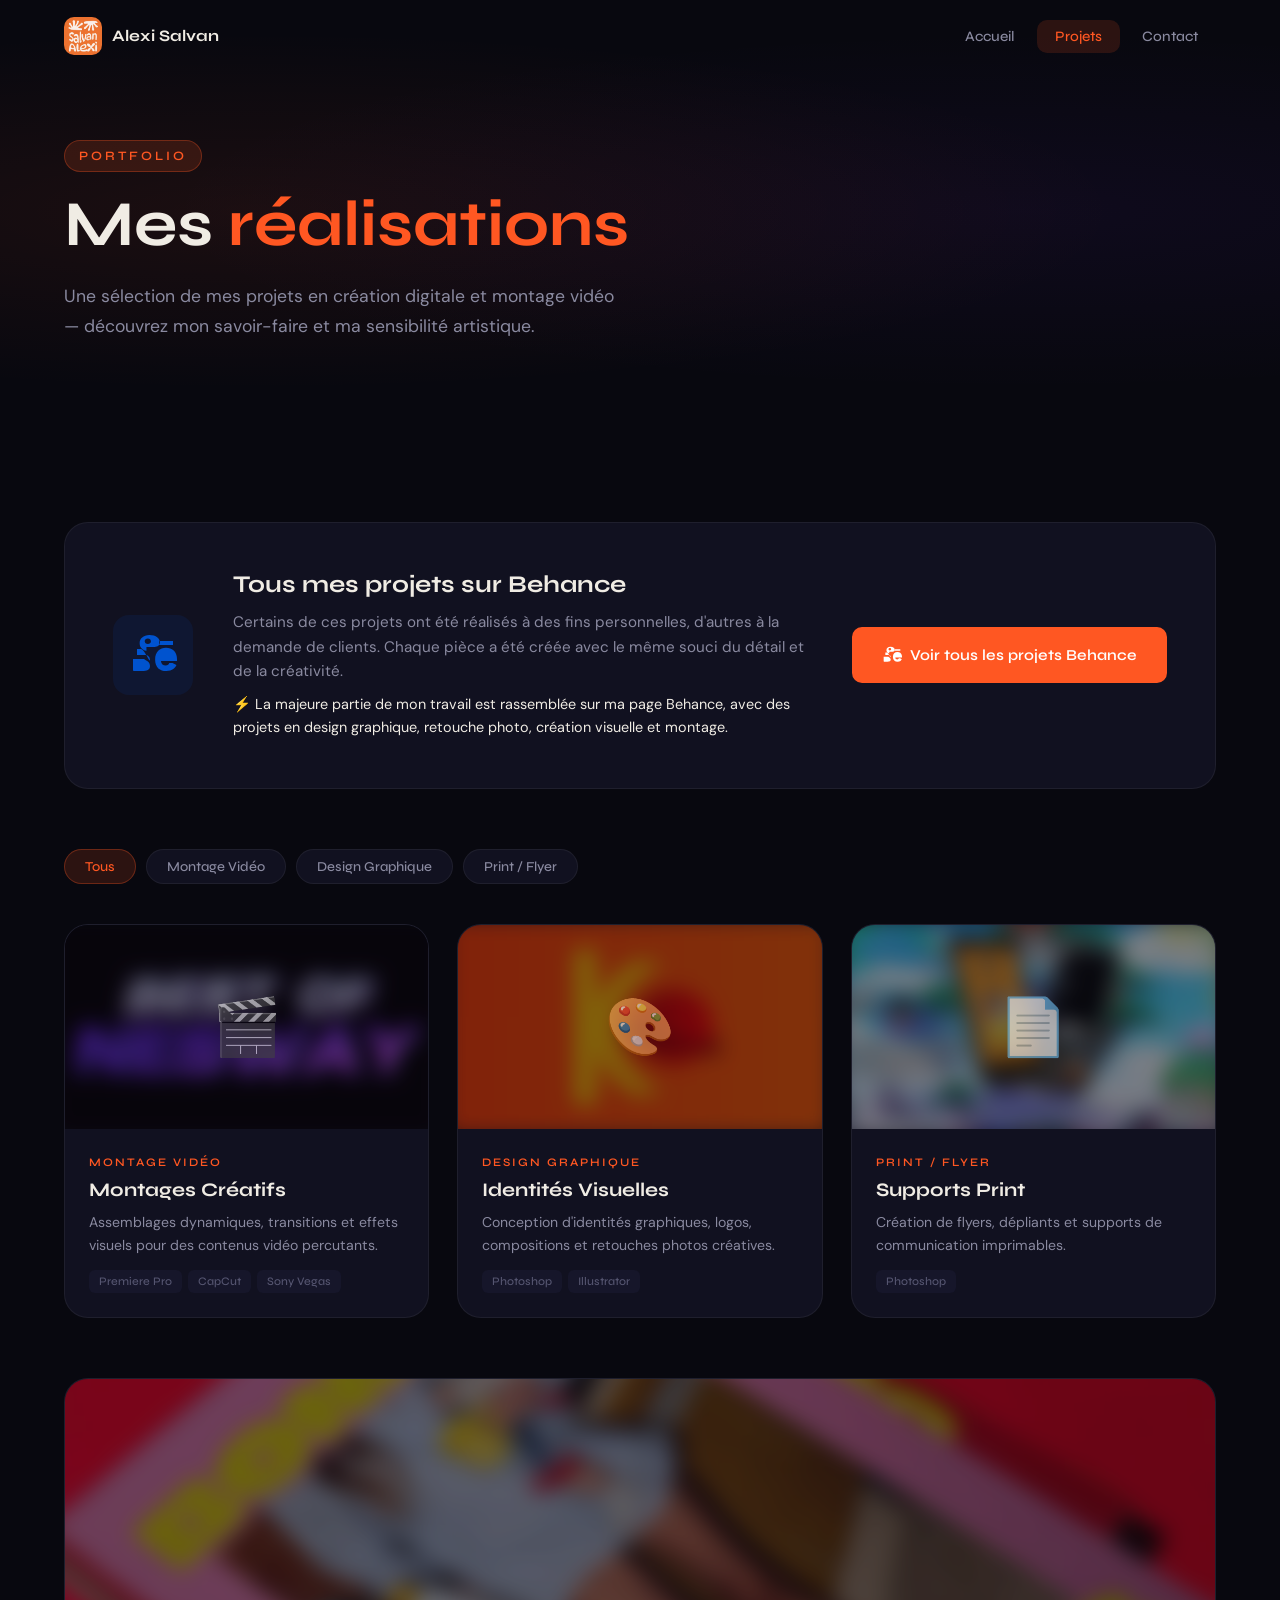
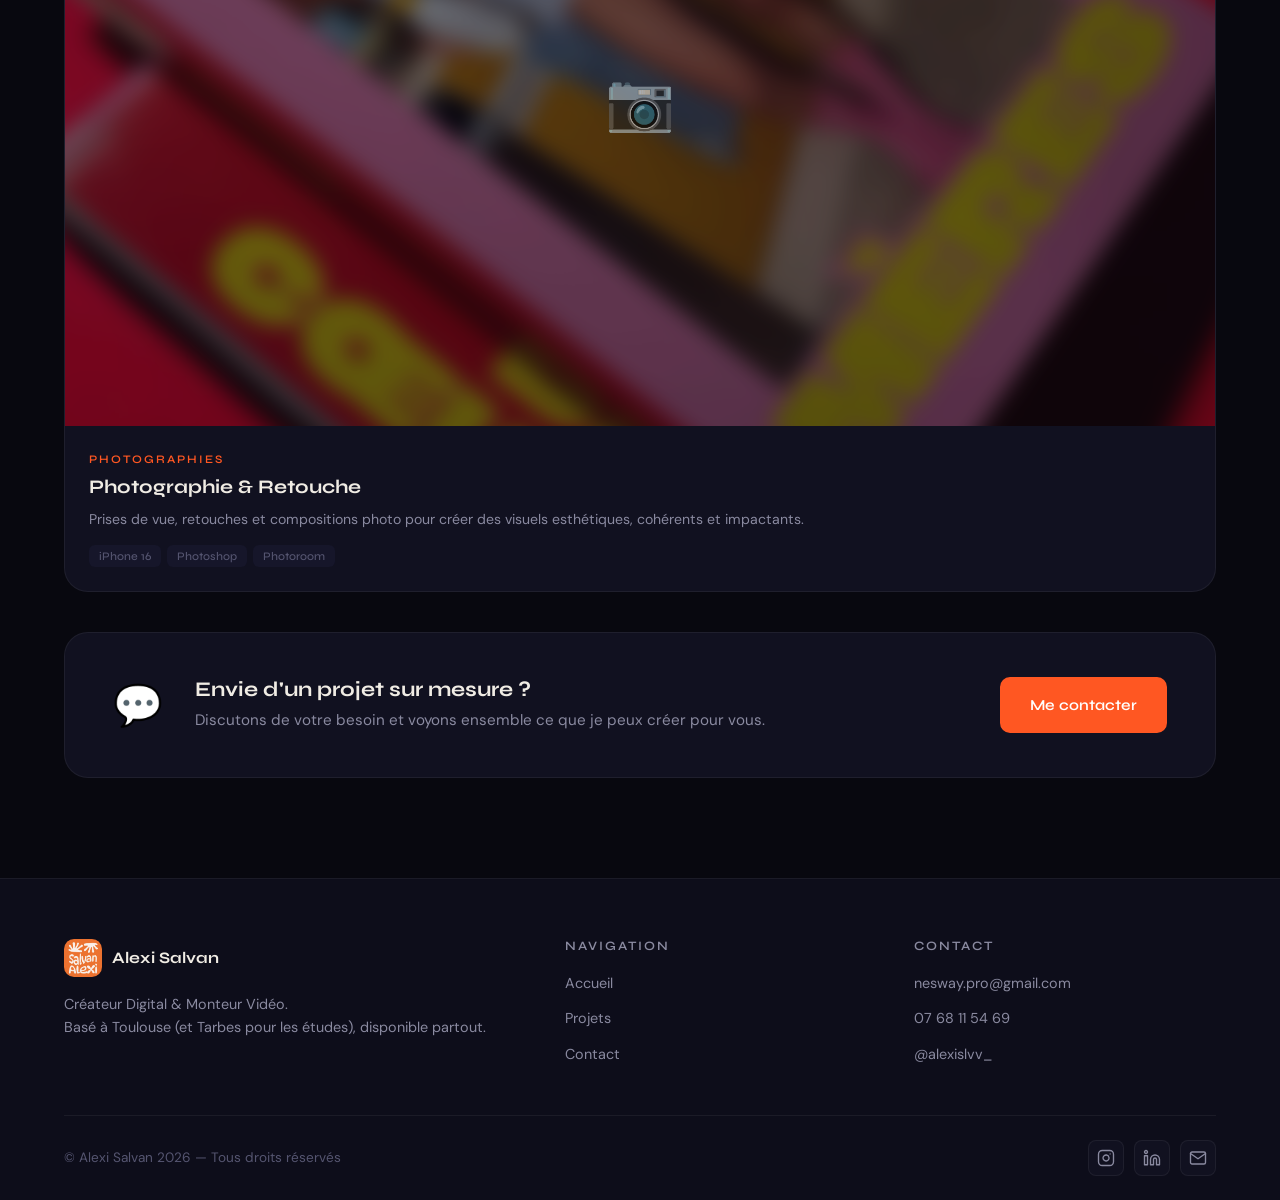
<file: projets.html>
<!DOCTYPE html>
<html lang="fr">
<head>
    <meta charset="UTF-8">
    <meta name="viewport" content="width=device-width, initial-scale=1.0">
    <title>Mes Réalisations | Alexi Salvan</title>
    <meta name="description" content="Découvrez une sélection de mes projets en création digitale et montage vidéo.">
    <link rel="preconnect" href="https://fonts.googleapis.com">
    <link href="https://fonts.googleapis.com/css2?family=Syne:wght@400;500;600;700;800&family=DM+Sans:ital,opsz,wght@0,9..40,300;0,9..40,400;0,9..40,500;1,9..40,300;1,9..40,400&display=swap" rel="stylesheet">
    <link rel="stylesheet" href="style.css">
    <link rel="icon" type="image/png" href="assets/favicon.png">
</head>
<body>

    <!-- NAVIGATION -->
    <nav class="navbar" id="navbar">
        <div class="nav-inner">
            <a href="index.html" class="nav-logo">
                <img src="assets/logo.png" alt="Logo Alexi Salvan" class="logo-img">
                <span class="logo-name">Alexi Salvan</span>
            </a>
            <button class="nav-toggle" id="navToggle" aria-label="Menu">
                <span></span><span></span><span></span>
            </button>
            <ul class="nav-links" id="navLinks">
                <li><a href="index.html">Accueil</a></li>
                <li><a href="projets.html" class="active">Projets</a></li>
                <li><a href="contact.html">Contact</a></li>
            </ul>
        </div>
    </nav>

    <!-- PAGE HEADER -->
    <header class="page-header">
        <div class="page-header-bg"></div>
        <div class="container">
            <div class="page-header-content">
                <p class="section-label reveal">Portfolio</p>
                <h1 class="page-title reveal">Mes <span class="text-accent">réalisations</span></h1>
                <p class="page-sub reveal">Une sélection de mes projets en création digitale et montage vidéo — découvrez mon savoir-faire et ma sensibilité artistique.</p>
            </div>
        </div>
    </header>

    <!-- PROJECTS MAIN -->
    <section class="section">
        <div class="container">
            <!-- Featured Behance Block -->
            <div class="behance-block reveal">
                <div class="behance-icon">
                    <svg width="48" height="48" viewBox="0 0 24 24" fill="currentColor"><path d="M22 7h-7V5h7v2zm1.726 10c-.442 1.297-2.029 3-5.101 3-3.074 0-5.564-1.729-5.564-5.675 0-3.91 2.325-5.92 5.466-5.92 3.082 0 4.964 1.782 5.375 4.426.078.506.109 1.188.095 2.14H15.97c.13 1.67 1.09 2.279 2.39 2.279.95 0 1.629-.447 1.742-1.237l1.614.007zM8.726 8h4.145c1.464 0 2.527-.91 2.527-2.338C15.398 3.763 13.59 2 10.18 2 7.16 2 5.32 3.8 5.32 6.17c0 2.378 1.91 3.83 4.147 3.83h-.74zm.71-4.29c.95 0 1.532.58 1.532 1.37 0 .85-.68 1.37-1.532 1.37-.954 0-1.59-.57-1.59-1.37 0-.79.64-1.37 1.59-1.37zM2 20h4.5c2.5 0 4-.5 4-2.5s-1.5-2.5-3-3.5H2v5.5c0 .33.27.5.5.5H2zm2-8h4c1.5 0 2.5 1 2.5 2.5S7.5 9 6 9H4v3z"/></svg>
                </div>
                <div class="behance-text">
                    <h2>Tous mes projets sur Behance</h2>
                    <p>
                        Certains de ces projets ont été réalisés à des fins personnelles, d'autres à la demande de clients. Chaque pièce a été créée avec le même souci du détail et de la créativité.
                    </p>
                    <p class="behance-note">
                        ⚡ La majeure partie de mon travail est rassemblée sur ma page Behance, avec des projets en design graphique, retouche photo, création visuelle et montage.
                    </p>
                </div>
                <a href="https://www.behance.net/gallery/190710041/Portfolio-de-SALVAN-Mes-Projets" target="_blank" rel="noopener" class="btn btn-primary">
                    <svg width="20" height="20" viewBox="0 0 24 24" fill="currentColor"><path d="M22 7h-7V5h7v2zm1.726 10c-.442 1.297-2.029 3-5.101 3-3.074 0-5.564-1.729-5.564-5.675 0-3.91 2.325-5.92 5.466-5.92 3.082 0 4.964 1.782 5.375 4.426.078.506.109 1.188.095 2.14H15.97c.13 1.67 1.09 2.279 2.39 2.279.95 0 1.629-.447 1.742-1.237l1.614.007zM8.726 8h4.145c1.464 0 2.527-.91 2.527-2.338C15.398 3.763 13.59 2 10.18 2 7.16 2 5.32 3.8 5.32 6.17c0 2.378 1.91 3.83 4.147 3.83h-.74zm.71-4.29c.95 0 1.532.58 1.532 1.37 0 .85-.68 1.37-1.532 1.37-.954 0-1.59-.57-1.59-1.37 0-.79.64-1.37 1.59-1.37zM2 20h4.5c2.5 0 4-.5 4-2.5s-1.5-2.5-3-3.5H2v5.5c0 .33.27.5.5.5H2zm2-8h4c1.5 0 2.5 1 2.5 2.5S7.5 9 6 9H4v3z"/></svg>
                    Voir tous les projets Behance
                </a>
            </div>

            <!-- Categories Filter -->
            <div class="projects-filter reveal">
                <button class="filter-btn active" data-filter="all">Tous</button>
                <button class="filter-btn" data-filter="video">Montage Vidéo</button>
                <button class="filter-btn" data-filter="design">Design Graphique</button>
                <button class="filter-btn" data-filter="print">Print / Flyer</button>
            </div>

            <!-- Project Cards -->
            <div class="projects-main-grid">
                <div class="project-main-card reveal" data-category="video">
                    <div class="pmc-img pmc-img-bg" style="--project-bg: url('assets/video/3.png');">
                        <div class="pmc-placeholder">
                            <span>🎬</span>
                        </div>
                        <div class="pmc-overlay">
                            <a href="montage-video.html" class="btn btn-primary btn-sm">Voir le projet →</a>
                        </div>
                    </div>
                    <div class="pmc-body">
                        <div class="pmc-category">Montage Vidéo</div>
                        <h3>Montages Créatifs</h3>
                        <p>Assemblages dynamiques, transitions et effets visuels pour des contenus vidéo percutants.</p>
                        <div class="pmc-tools">
                            <span>Premiere Pro</span>
                            <span>CapCut</span>
                            <span>Sony Vegas</span>
                        </div>
                    </div>
                </div>

                <div class="project-main-card reveal" data-category="design">
                    <div class="pmc-img pmc-img-bg" style="--project-bg: url('assets/design/2.png');">
                        <div class="pmc-placeholder">
                            <span>🎨</span>
                        </div>
                        <div class="pmc-overlay">
                            <a href="design.html" class="btn btn-primary btn-sm">Voir les projets →</a>
                        </div>
                    </div>
                    <div class="pmc-body">
                        <div class="pmc-category">Design Graphique</div>
                        <h3>Identités Visuelles</h3>
                        <p>Conception d'identités graphiques, logos, compositions et retouches photos créatives.</p>
                        <div class="pmc-tools">
                            <span>Photoshop</span>
                            <span>Illustrator</span>
                        </div>
                    </div>
                </div>

                <div class="project-main-card reveal" data-category="print">
                    <div class="pmc-img pmc-img-bg" style="--project-bg: url('assets/flyers/flyer-1.png');">
                        <div class="pmc-placeholder">
                            <span>📄</span>
                        </div>
                        <div class="pmc-overlay">
                            <a href="flyers.html" class="btn btn-primary btn-sm">Voir les projets →</a>
                        </div>
                    </div>
                    <div class="pmc-body">
                        <div class="pmc-category">Print / Flyer</div>
                        <h3>Supports Print</h3>
                        <p>Création de flyers, dépliants et supports de communication imprimables.</p>
                        <div class="pmc-tools">
                            <span>Photoshop</span>
                        </div>
                    </div>
                </div>
            </div>

                <div class="project-main-card reveal" data-category="photographies">
                    <div class="pmc-img pmc-img-bg" style="--project-bg: url('assets/photo/3.jpg');">
                        <div class="pmc-placeholder">
                            <span>📷</span>
                        </div>
                        <div class="pmc-overlay">
                            <a href="photo.html" class="btn btn-primary btn-sm">Voir les projets →</a>
                        </div>
                    </div>
                    <div class="pmc-body">
                        <div class="pmc-category">Photographies</div>
                        <h3>Photographie & Retouche</h3>
                        <p>Prises de vue, retouches et compositions photo pour créer des visuels esthétiques, cohérents et impactants.</p>
                        <div class="pmc-tools">
                            <span>iPhone 16</span>
                            <span>Photoshop</span>
                            <span>Photoroom</span>
                        </div>
                    </div>
                </div>

            <!-- CTA -->
            <div class="projects-page-cta reveal">
                <div class="cta-box">
                    <div class="cta-box-icon">💬</div>
                    <div class="cta-box-text">
                        <h3>Envie d'un projet sur mesure ?</h3>
                        <p>Discutons de votre besoin et voyons ensemble ce que je peux créer pour vous.</p>
                    </div>
                    <a href="contact.html" class="btn btn-primary">Me contacter</a>
                </div>
            </div>
        </div>
    </section>

    <!-- FOOTER -->
    <footer class="footer">
        <div class="container">
            <div class="footer-top">
                <div class="footer-brand">
                    <div class="footer-logo">
                        <img src="assets/logo.png" alt="Logo Alexi Salvan" class="logo-img">
                        <span class="logo-name">Alexi Salvan</span>
                    </div>
                    <p class="footer-tagline">Créateur Digital & Monteur Vidéo.<br>Basé à Toulouse (et Tarbes pour les études), disponible partout.</p>
                </div>
                <div class="footer-nav">
                    <h4>Navigation</h4>
                    <ul>
                        <li><a href="index.html">Accueil</a></li>
                        <li><a href="projets.html">Projets</a></li>
                        <li><a href="contact.html">Contact</a></li>
                    </ul>
                </div>
                <div class="footer-contact">
                    <h4>Contact</h4>
                    <ul>
                        <li><a href="mailto:nesway.pro@gmail.com">nesway.pro@gmail.com</a></li>
                        <li><a href="tel:+33768115469">07 68 11 54 69</a></li>
                        <li><a href="https://www.instagram.com/alexislvv_" target="_blank" rel="noopener">@alexislvv_</a></li>
                    </ul>
                </div>
            </div>
            <div class="footer-bottom">
                <p>© Alexi Salvan 2025 — Tous droits réservés</p>
                <div class="footer-social">
                    <a href="https://www.instagram.com/alexislvv_" target="_blank" rel="noopener" aria-label="Instagram">
                        <svg width="18" height="18" viewBox="0 0 24 24" fill="none" stroke="currentColor" stroke-width="1.8" stroke-linecap="round" stroke-linejoin="round"><rect x="2" y="2" width="20" height="20" rx="5" ry="5"/><path d="M16 11.37A4 4 0 1 1 12.63 8 4 4 0 0 1 16 11.37z"/><line x1="17.5" y1="6.5" x2="17.51" y2="6.5"/></svg>
                    </a>
                    <a href="https://www.linkedin.com/in/alexi-salvan-ab738b33b/" target="_blank" rel="noopener" aria-label="LinkedIn">
                        <svg width="18" height="18" viewBox="0 0 24 24" fill="none" stroke="currentColor" stroke-width="1.8" stroke-linecap="round" stroke-linejoin="round"><path d="M16 8a6 6 0 0 1 6 6v7h-4v-7a2 2 0 0 0-2-2 2 2 0 0 0-2 2v7h-4v-7a6 6 0 0 1 6-6z"/><rect x="2" y="9" width="4" height="12"/><circle cx="4" cy="4" r="2"/></svg>
                    </a>
                    <a href="mailto:nesway.pro@gmail.com" aria-label="Email">
                        <svg width="18" height="18" viewBox="0 0 24 24" fill="none" stroke="currentColor" stroke-width="1.8" stroke-linecap="round" stroke-linejoin="round"><path d="M4 4h16c1.1 0 2 .9 2 2v12c0 1.1-.9 2-2 2H4c-1.1 0-2-.9-2-2V6c0-1.1.9-2 2-2z"/><polyline points="22,6 12,13 2,6"/></svg>
                    </a>
                </div>
            </div>
        </div>
    </footer>

    <script src="main.js"></script>
</body>
</html>
</file>
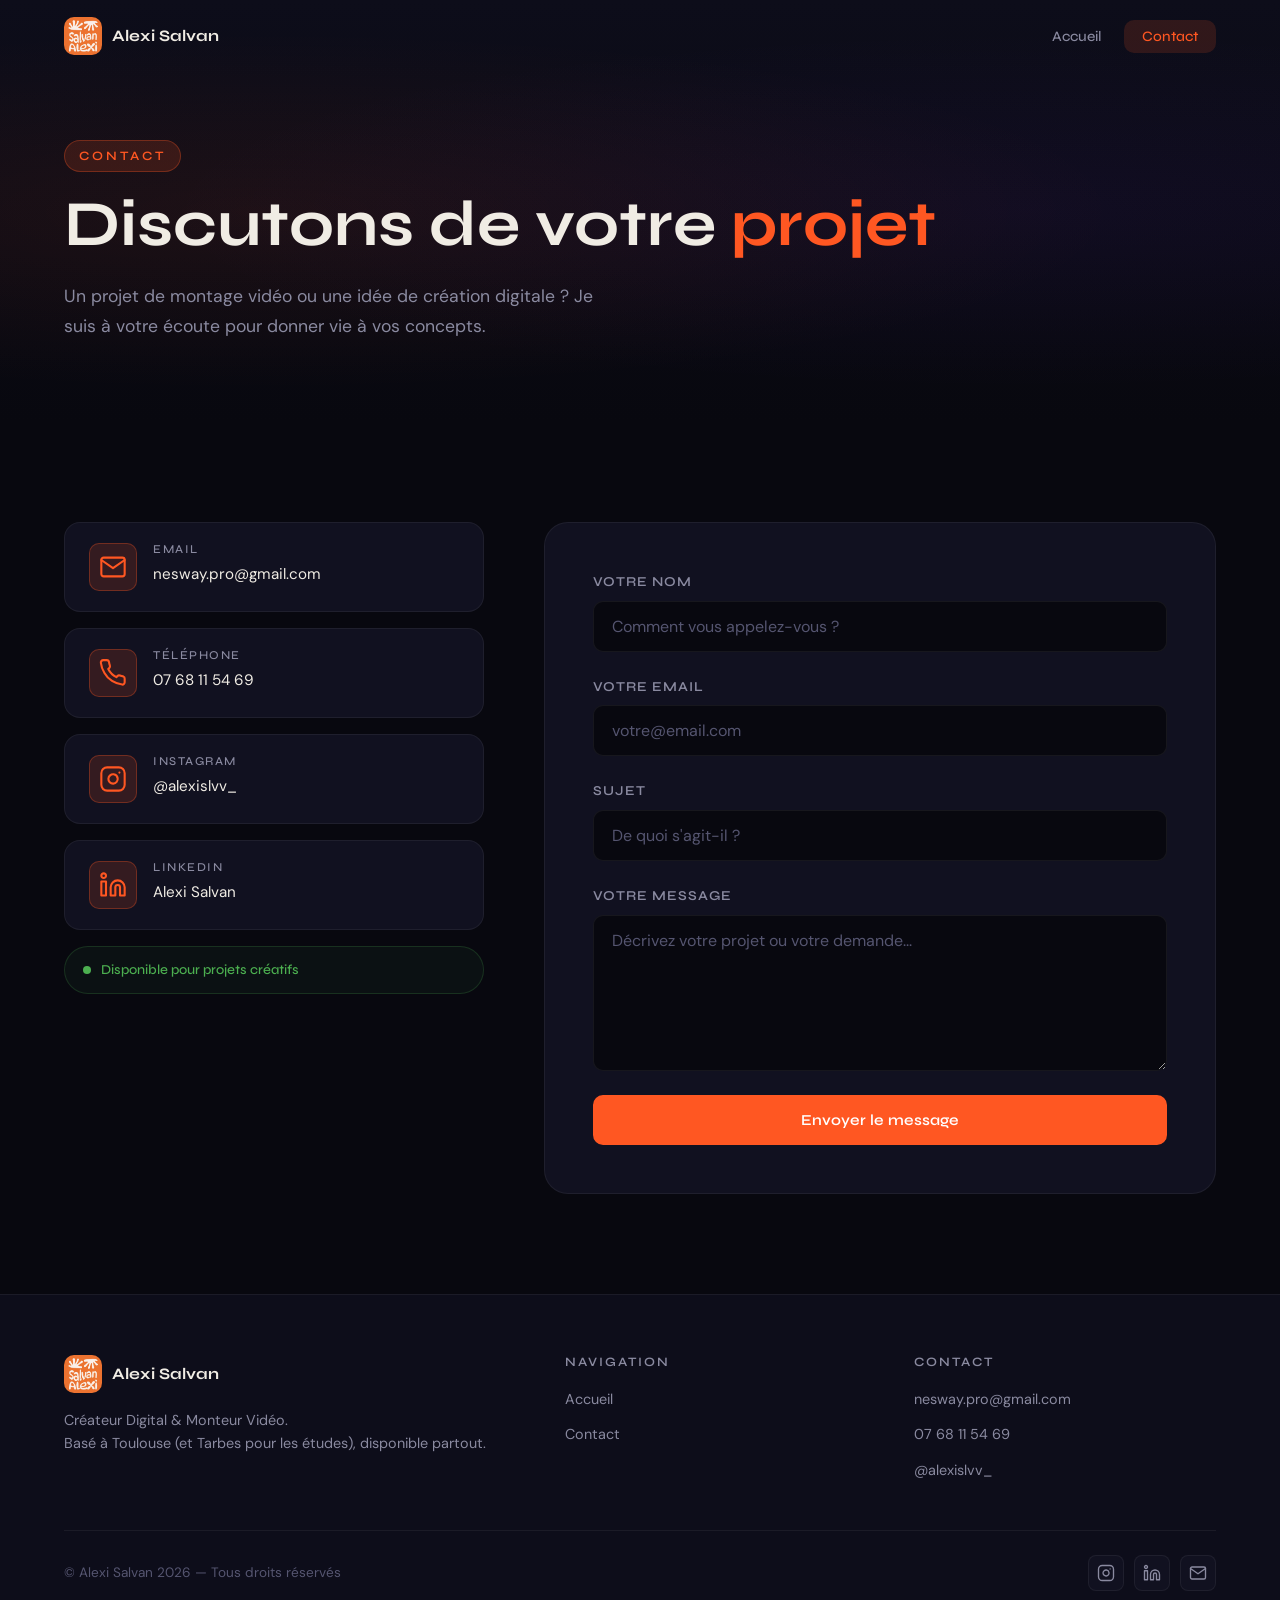
<file: alexisalvan-portfolio/contact.html>
<!DOCTYPE html>
<html lang="fr">
<head>
    <meta charset="UTF-8">
    <meta name="viewport" content="width=device-width, initial-scale=1.0">
    <title>Contact | Alexi Salvan</title>
    <meta name="description" content="Un projet de montage vidéo ou une idée de création digitale ? Contactez Alexi Salvan pour donner vie à vos concepts les plus ambitieux.">
    <link rel="preconnect" href="https://fonts.googleapis.com">
    <link href="https://fonts.googleapis.com/css2?family=Syne:wght@400;500;600;700;800&family=DM+Sans:ital,opsz,wght@0,9..40,300;0,9..40,400;0,9..40,500;1,9..40,300;1,9..40,400&display=swap" rel="stylesheet">
    <link rel="stylesheet" href="style.css">
    <link rel="icon" type="image/png" href="assets/favicon.png">
</head>
<body>

    <!-- NAVIGATION -->
    <nav class="navbar" id="navbar">
        <div class="nav-inner">
            <a href="index.html" class="nav-logo">
                <img src="assets/logo.png" alt="Logo Alexi Salvan" class="logo-img">
                <span class="logo-name">Alexi Salvan</span>
            </a>
            <button class="nav-toggle" id="navToggle" aria-label="Menu">
                <span></span><span></span><span></span>
            </button>
            <ul class="nav-links" id="navLinks">
                <li><a href="index.html">Accueil</a></li>
                <li><a href="contact.html" class="active">Contact</a></li>
            </ul>
        </div>
    </nav>

    <!-- PAGE HEADER -->
    <header class="page-header page-header-contact">
        <div class="page-header-bg"></div>
        <div class="container">
            <div class="page-header-content">
                <p class="section-label reveal">Contact</p>
                <h1 class="page-title reveal">Discutons de votre <span class="text-accent">projet</span></h1>
                <p class="page-sub reveal">Un projet de montage vidéo ou une idée de création digitale ? Je suis à votre écoute pour donner vie à vos concepts.</p>
            </div>
        </div>
    </header>

    <!-- CONTACT SECTION -->
    <section class="section contact-section">
        <div class="container">
            <div class="contact-grid">

                <!-- Contact Info -->
                <div class="contact-info reveal">
                    <div class="contact-info-card">
                        <div class="ci-icon">
                            <svg width="28" height="28" viewBox="0 0 24 24" fill="none" stroke="currentColor" stroke-width="1.8" stroke-linecap="round" stroke-linejoin="round"><path d="M4 4h16c1.1 0 2 .9 2 2v12c0 1.1-.9 2-2 2H4c-1.1 0-2-.9-2-2V6c0-1.1.9-2 2-2z"/><polyline points="22,6 12,13 2,6"/></svg>
                        </div>
                        <div>
                            <h4>Email</h4>
                            <a href="mailto:nesway.pro@gmail.com">nesway.pro@gmail.com</a>
                        </div>
                    </div>
                    <div class="contact-info-card">
                        <div class="ci-icon">
                            <svg width="28" height="28" viewBox="0 0 24 24" fill="none" stroke="currentColor" stroke-width="1.8" stroke-linecap="round" stroke-linejoin="round"><path d="M22 16.92v3a2 2 0 0 1-2.18 2 19.79 19.79 0 0 1-8.63-3.07A19.5 19.5 0 0 1 4.69 12 19.79 19.79 0 0 1 1.61 3.35 2 2 0 0 1 3.59 1h3a2 2 0 0 1 2 1.72 12.84 12.84 0 0 0 .7 2.81 2 2 0 0 1-.45 2.11L7.91 8.56A16 16 0 0 0 14.92 15.57l.9-.93a2 2 0 0 1 2.11-.45 12.84 12.84 0 0 0 2.81.7A2 2 0 0 1 22 16.92z"/></svg>
                        </div>
                        <div>
                            <h4>Téléphone</h4>
                            <a href="tel:+33768115469">07 68 11 54 69</a>
                        </div>
                    </div>
                    <div class="contact-info-card">
                        <div class="ci-icon">
                            <svg width="28" height="28" viewBox="0 0 24 24" fill="none" stroke="currentColor" stroke-width="1.8" stroke-linecap="round" stroke-linejoin="round"><rect x="2" y="2" width="20" height="20" rx="5" ry="5"/><path d="M16 11.37A4 4 0 1 1 12.63 8 4 4 0 0 1 16 11.37z"/><line x1="17.5" y1="6.5" x2="17.51" y2="6.5"/></svg>
                        </div>
                        <div>
                            <h4>Instagram</h4>
                            <a href="https://www.instagram.com/alexislvv_" target="_blank" rel="noopener">@alexislvv_</a>
                        </div>
                    </div>
                    <div class="contact-info-card">
                        <div class="ci-icon">
                            <svg width="28" height="28" viewBox="0 0 24 24" fill="none" stroke="currentColor" stroke-width="1.8" stroke-linecap="round" stroke-linejoin="round"><path d="M16 8a6 6 0 0 1 6 6v7h-4v-7a2 2 0 0 0-2-2 2 2 0 0 0-2 2v7h-4v-7a6 6 0 0 1 6-6z"/><rect x="2" y="9" width="4" height="12"/><circle cx="4" cy="4" r="2"/></svg>
                        </div>
                        <div>
                            <h4>LinkedIn</h4>
                            <a href="https://www.linkedin.com/in/alexi-salvan-ab738b33b/" target="_blank" rel="noopener">Alexi Salvan</a>
                        </div>
                    </div>

                    <div class="contact-availability">
                        <div class="avail-dot"></div>
                        <span>Disponible pour projets créatifs</span>
                    </div>
                </div>

                <!-- Contact Form -->
                <div class="contact-form-wrap reveal">
                    <form class="contact-form" name="contact" method="POST" data-netlify="true" netlify-honeypot="bot-field">
                        <input type="hidden" name="form-name" value="contact">

                        <p class="hidden">
                            <label>
                                Ne pas remplir : <input name="bot-field">
                            </label>
                        </p>

                        <div class="form-group">
                            <label for="name">Votre nom</label>
                            <input type="text" id="name" name="name" placeholder="Comment vous appelez-vous ?" required autocomplete="name">
                            <span class="form-error" id="nameError"></span>
                        </div>

                        <div class="form-group">
                            <label for="email">Votre email</label>
                            <input type="email" id="email" name="email" placeholder="votre@email.com" required autocomplete="email">
                            <span class="form-error" id="emailError"></span>
                        </div>

                        <div class="form-group">
                            <label for="subject">Sujet</label>
                            <input type="text" id="subject" name="subject" placeholder="De quoi s'agit-il ?" required>
                            <span class="form-error" id="subjectError"></span>
                        </div>

                        <div class="form-group">
                            <label for="message">Votre message</label>
                            <textarea id="message" name="message" rows="6" placeholder="Décrivez votre projet ou votre demande..." required></textarea>
                            <span class="form-error" id="messageError"></span>
                        </div>

                        <button type="submit" class="btn btn-primary btn-full" id="submitBtn">
                            <span class="btn-text">Envoyer le message</span>
                            <span class="btn-loading" style="display:none;">
                                <svg class="spinner" width="20" height="20" viewBox="0 0 24 24" fill="none" stroke="currentColor" stroke-width="2"><circle cx="12" cy="12" r="10" stroke-opacity="0.25"/><path d="M12 2a10 10 0 0 1 10 10" stroke-opacity="1"/></svg>
                                Envoi en cours...
                            </span>
                        </button>

                        <div class="form-success" id="formSuccess" style="display:none;">
                            <svg width="20" height="20" viewBox="0 0 24 24" fill="none" stroke="currentColor" stroke-width="2"><polyline points="20 6 9 17 4 12"/></svg>
                            Message envoyé avec succès ! Je vous réponds rapidement.
                        </div>

                        <div class="form-fail" id="formFail" style="display:none;">
                            Une erreur est survenue. Envoyez-moi directement un email : <a href="mailto:nesway.pro@gmail.com">nesway.pro@gmail.com</a>
                        </div>
                    </form>
                </div>
            </div>
        </div>
    </section>

    <!-- FOOTER -->
    <footer class="footer">
        <div class="container">
            <div class="footer-top">
                <div class="footer-brand">
                    <div class="footer-logo">
                        <img src="assets/logo.png" alt="Logo Alexi Salvan" class="logo-img">
                        <span class="logo-name">Alexi Salvan</span>
                    </div>
                    <p class="footer-tagline">Créateur Digital & Monteur Vidéo.<br>Basé à Toulouse (et Tarbes pour les études), disponible partout.</p>
                </div>
                <div class="footer-nav">
                    <h4>Navigation</h4>
                    <ul>
                        <li><a href="index.html">Accueil</a></li>
                        <li><a href="contact.html">Contact</a></li>
                    </ul>
                </div>
                <div class="footer-contact">
                    <h4>Contact</h4>
                    <ul>
                        <li><a href="mailto:nesway.pro@gmail.com">nesway.pro@gmail.com</a></li>
                        <li><a href="tel:+33768115469">07 68 11 54 69</a></li>
                        <li><a href="https://www.instagram.com/alexislvv_" target="_blank" rel="noopener">@alexislvv_</a></li>
                    </ul>
                </div>
            </div>
            <div class="footer-bottom">
                <p>© Alexi Salvan 2025 — Tous droits réservés</p>
                <div class="footer-social">
                    <a href="https://www.instagram.com/alexislvv_" target="_blank" rel="noopener" aria-label="Instagram">
                        <svg width="18" height="18" viewBox="0 0 24 24" fill="none" stroke="currentColor" stroke-width="1.8" stroke-linecap="round" stroke-linejoin="round"><rect x="2" y="2" width="20" height="20" rx="5" ry="5"/><path d="M16 11.37A4 4 0 1 1 12.63 8 4 4 0 0 1 16 11.37z"/><line x1="17.5" y1="6.5" x2="17.51" y2="6.5"/></svg>
                    </a>
                    <a href="https://www.linkedin.com/in/alexi-salvan-ab738b33b/" target="_blank" rel="noopener" aria-label="LinkedIn">
                        <svg width="18" height="18" viewBox="0 0 24 24" fill="none" stroke="currentColor" stroke-width="1.8" stroke-linecap="round" stroke-linejoin="round"><path d="M16 8a6 6 0 0 1 6 6v7h-4v-7a2 2 0 0 0-2-2 2 2 0 0 0-2 2v7h-4v-7a6 6 0 0 1 6-6z"/><rect x="2" y="9" width="4" height="12"/><circle cx="4" cy="4" r="2"/></svg>
                    </a>
                    <a href="mailto:nesway.pro@gmail.com" aria-label="Email">
                        <svg width="18" height="18" viewBox="0 0 24 24" fill="none" stroke="currentColor" stroke-width="1.8" stroke-linecap="round" stroke-linejoin="round"><path d="M4 4h16c1.1 0 2 .9 2 2v12c0 1.1-.9 2-2 2H4c-1.1 0-2-.9-2-2V6c0-1.1.9-2 2-2z"/><polyline points="22,6 12,13 2,6"/></svg>
                    </a>
                </div>
            </div>
        </div>
    </footer>

    <script src="main.js"></script>
</body>
</html>
</file>
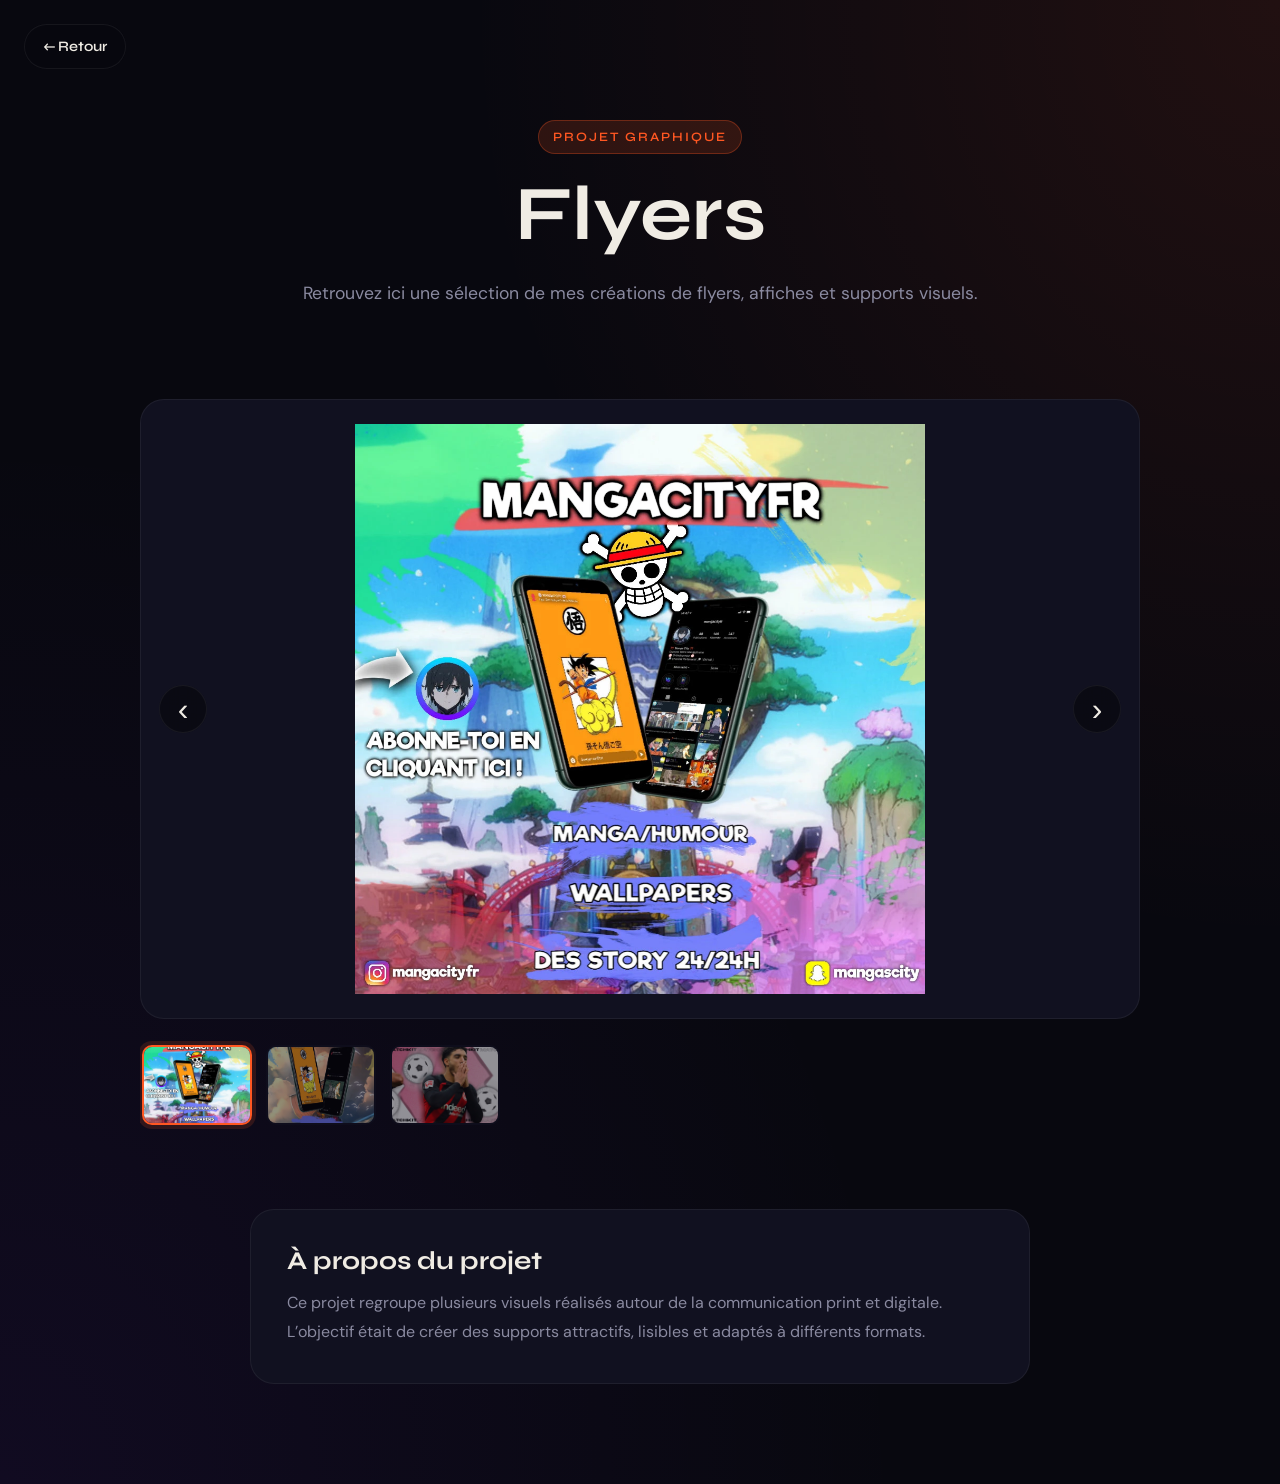
<file: alexisalvan-portfolio/flyers.html>
<!DOCTYPE html>
<html lang="fr">
<head>
    <meta charset="UTF-8">
    <meta name="viewport" content="width=device-width, initial-scale=1.0">
    <title>Projet Flyers — Alexi Salvan</title>
    <meta name="description" content="Galerie du projet Flyers par Alexi Salvan.">
    
    <link rel="preconnect" href="https://fonts.googleapis.com">
    <link href="https://fonts.googleapis.com/css2?family=Syne:wght@400;500;600;700;800&family=DM+Sans:ital,opsz,wght@0,9..40,300;0,9..40,400;0,9..40,500;1,9..40,300&display=swap" rel="stylesheet">
    
    <link rel="stylesheet" href="style.css">
    <link rel="icon" type="image/png" href="assets/favicon.png">
</head>
<body>

    <!-- BOUTON RETOUR -->
    <a href="javascript:history.back()" class="project-back-btn" aria-label="Retour à la page précédente">
        ← Retour
    </a>

    <!-- PAGE PROJET -->
    <main class="project-page">
        <section class="project-hero">
            <div class="container">
                <p class="project-eyebrow">Projet graphique</p>
                <h1>Flyers</h1>
                <p class="project-intro">
                    Retrouvez ici une sélection de mes créations de flyers, affiches et supports visuels.
                </p>
            </div>
        </section>

        <section class="project-gallery-section">
            <div class="container">

                <div class="gallery-layout">

                    <!-- IMAGE PRINCIPALE -->
                    <div class="gallery-main">
                        <button class="gallery-arrow gallery-arrow-left" id="prevImage" aria-label="Image précédente">
                            ‹
                        </button>

                        <img 
                            src="assets/flyers/flyer-1.png" 
                            alt="Flyer 1" 
                            id="mainGalleryImage"
                            class="gallery-main-img"
                        >

                        <button class="gallery-arrow gallery-arrow-right" id="nextImage" aria-label="Image suivante">
                            ›
                        </button>
                    </div>

                    <!-- MINIATURES -->
                    <div class="gallery-thumbnails" id="galleryThumbnails">
                        <button class="gallery-thumb active" data-index="0">
                            <img src="assets/flyers/flyer-1.png" alt="Miniature flyer 1">
                        </button>

                        <button class="gallery-thumb" data-index="1">
                            <img src="assets/flyers/flyer-2.png" alt="Miniature flyer 2">
                        </button>

                        <button class="gallery-thumb" data-index="2">
                            <img src="assets/flyers/flyer-3.png" alt="Miniature flyer 3">
                        </button>
                    </div>

                </div>

                <div class="project-description">
                    <h2>À propos du projet</h2>
                    <p>
                        Ce projet regroupe plusieurs visuels réalisés autour de la communication print et digitale.
                        L’objectif était de créer des supports attractifs, lisibles et adaptés à différents formats.
                    </p>
                </div>

            </div>
        </section>
    </main>

    <script>
        const images = [
            {
                src: "assets/flyers/flyer-1.png",
                alt: "Flyer 1"
            },
            {
                src: "assets/flyers/flyer-2.png",
                alt: "Flyer 2"
            },
            {
                src: "assets/flyers/flyer-3.png",
                alt: "Flyer 3"
            }
        ];

        let currentIndex = 0;

        const mainImage = document.getElementById("mainGalleryImage");
        const prevButton = document.getElementById("prevImage");
        const nextButton = document.getElementById("nextImage");
        const thumbnails = document.querySelectorAll(".gallery-thumb");

        function updateGallery(index) {
            currentIndex = index;

            mainImage.src = images[currentIndex].src;
            mainImage.alt = images[currentIndex].alt;

            thumbnails.forEach((thumb, i) => {
                thumb.classList.toggle("active", i === currentIndex);
            });
        }

        prevButton.addEventListener("click", () => {
            const newIndex = currentIndex === 0 ? images.length - 1 : currentIndex - 1;
            updateGallery(newIndex);
        });

        nextButton.addEventListener("click", () => {
            const newIndex = currentIndex === images.length - 1 ? 0 : currentIndex + 1;
            updateGallery(newIndex);
        });

        thumbnails.forEach((thumb) => {
            thumb.addEventListener("click", () => {
                const index = Number(thumb.dataset.index);
                updateGallery(index);
            });
        });
    </script>

</body>
</html>
</file>
<file: style.css>
/* =============================================
   ALEXI SALVAN — PORTFOLIO STYLES
   Theme: Aurora Dark
   ============================================= */

/* RESET & VARIABLES */
*, *::before, *::after {
    margin: 0;
    padding: 0;
    box-sizing: border-box;
}

:root {
    --bg: #08080f;
    --bg-alt: #0d0d1a;
    --bg-card: #111120;
    --bg-card-2: #16162a;

    --accent: #ff5722;
    --accent-hover: #ff7043;
    --accent-2: #ffab40;
    --accent-glow: rgba(255, 87, 34, 0.15);

    --violet: #7b2ff7;
    --violet-dim: rgba(123, 47, 247, 0.1);

    --text: #f0ece4;
    --text-muted: #8a8aa0;
    --text-dim: #555570;

    --border: rgba(255,255,255,0.06);
    --border-accent: rgba(255, 87, 34, 0.3);

    --font-head: 'Syne', sans-serif;
    --font-body: 'DM Sans', sans-serif;

    --nav-h: 72px;
    --container: 1200px;

    --radius: 16px;
    --radius-sm: 10px;
    --radius-lg: 24px;

    --t: 0.3s ease;
    --t-slow: 0.5s ease;
}

/* BASE */
html {
    scroll-behavior: smooth;
    scroll-padding-top: var(--nav-h);
}

body {
    background: var(--bg);
    color: var(--text);
    font-family: var(--font-body);
    font-size: 16px;
    line-height: 1.6;
    overflow-x: hidden;
}

a {
    color: inherit;
    text-decoration: none;
    transition: color var(--t);
}

img {
    max-width: 100%;
    display: block;
}

ul {
    list-style: none;
}

::selection {
    background: var(--accent);
    color: #fff;
}

::-webkit-scrollbar {
    width: 6px;
}

::-webkit-scrollbar-track {
    background: var(--bg);
}

::-webkit-scrollbar-thumb {
    background: var(--accent);
    border-radius: 3px;
}

.container {
    width: 100%;
    max-width: var(--container);
    margin: 0 auto;
    padding: 0 24px;
}

.section {
    padding: 100px 0;
}

h1, h2, h3, h4 {
    font-family: var(--font-head);
    line-height: 1.15;
    font-weight: 700;
}

.text-accent { color: var(--accent); }
.text-accent-2 { color: var(--accent-2); }
.hidden { display: none; }

/* BUTTONS */
.btn {
    display: inline-flex;
    align-items: center;
    justify-content: center;
    gap: 8px;
    padding: 14px 28px;
    border-radius: var(--radius-sm);
    border: 2px solid transparent;
    font-family: var(--font-head);
    font-weight: 600;
    font-size: 0.95rem;
    cursor: pointer;
    white-space: nowrap;
    text-decoration: none;
    transition: all var(--t);
}

.btn:hover {
    transform: translateY(-2px);
}

.btn-primary {
    background: var(--accent);
    color: #fff;
    border-color: var(--accent);
}

.btn-primary:hover {
    background: var(--accent-hover);
    border-color: var(--accent-hover);
    box-shadow: 0 8px 24px rgba(255, 87, 34, 0.35);
}

.btn-ghost {
    background: transparent;
    color: var(--text);
    border-color: rgba(255,255,255,0.15);
}

.btn-ghost:hover {
    background: rgba(255,255,255,0.06);
    border-color: rgba(255,255,255,0.3);
}

.btn-outline {
    background: transparent;
    color: var(--accent);
    border-color: var(--border-accent);
}

.btn-outline:hover {
    background: var(--accent-glow);
}

.btn-sm {
    padding: 10px 20px;
    font-size: 0.875rem;
}

.btn-lg {
    padding: 18px 36px;
    font-size: 1rem;
}

.btn-full {
    width: 100%;
}

/* NAVBAR */
.navbar {
    position: fixed;
    top: 0;
    left: 0;
    right: 0;
    z-index: 1000;
    height: var(--nav-h);
    transition: all var(--t);
}

.navbar.scrolled {
    background: rgba(8, 8, 15, 0.92);
    backdrop-filter: blur(16px);
    border-bottom: 1px solid var(--border);
}

.nav-inner {
    max-width: var(--container);
    height: 100%;
    margin: 0 auto;
    padding: 0 24px;
    display: flex;
    align-items: center;
    justify-content: space-between;
    gap: 32px;
}

.nav-logo,
.footer-logo {
    display: flex;
    align-items: center;
    gap: 10px;
    text-decoration: none;
}

.logo-img {
    width: 38px;
    height: 38px;
    object-fit: contain;
    display: block;
    border-radius: 10px;
}

.logo-mark {
    width: 38px;
    height: 38px;
    background: var(--accent);
    border-radius: 10px;
    display: flex;
    align-items: center;
    justify-content: center;
    font-family: var(--font-head);
    font-weight: 800;
    font-size: 0.85rem;
    color: #fff;
    letter-spacing: -0.5px;
}

.logo-name {
    font-family: var(--font-head);
    font-weight: 700;
    font-size: 1rem;
    color: var(--text);
}

.nav-links {
    display: flex;
    align-items: center;
    gap: 4px;
}

.nav-links a {
    padding: 8px 18px;
    border-radius: var(--radius-sm);
    font-family: var(--font-head);
    font-weight: 500;
    font-size: 0.9rem;
    color: var(--text-muted);
    transition: all var(--t);
}

.nav-links a:hover,
.nav-links a.active {
    color: var(--text);
    background: rgba(255,255,255,0.06);
}

.nav-links a.active {
    color: var(--accent);
    background: var(--accent-glow);
}

.nav-toggle {
    display: none;
    flex-direction: column;
    gap: 5px;
    background: none;
    border: none;
    cursor: pointer;
    padding: 6px;
}

.nav-toggle span {
    width: 24px;
    height: 2px;
    background: var(--text);
    border-radius: 2px;
    transition: all var(--t);
}

/* HERO HOME */
.hero {
    min-height: 100vh;
    padding-top: var(--nav-h);
    padding-bottom: 60px;
    display: flex;
    align-items: center;
    position: relative;
    overflow: hidden;
}

.hero-bg-grid {
    position: absolute;
    inset: 0;
    background-image:
        linear-gradient(rgba(255,87,34,0.04) 1px, transparent 1px),
        linear-gradient(90deg, rgba(255,87,34,0.04) 1px, transparent 1px);
    background-size: 60px 60px;
    mask-image: radial-gradient(ellipse at center, black 30%, transparent 80%);
}

.hero-bg-glow {
    position: absolute;
    top: -20%;
    right: -10%;
    width: 700px;
    height: 700px;
    background: radial-gradient(circle, rgba(255,87,34,0.12) 0%, rgba(123,47,247,0.08) 40%, transparent 70%);
    border-radius: 50%;
    animation: pulse-glow 6s ease-in-out infinite alternate;
}

.hero-content {
    position: relative;
    z-index: 2;
    max-width: 680px;
    padding: 0 24px;
}

.hero-eyebrow,
.project-eyebrow,
.stage-eyebrow,
.section-label {
    display: inline-block;
    border-radius: 100px;
    background: var(--accent-glow);
    border: 1px solid var(--border-accent);
    color: var(--accent);
    font-family: var(--font-head);
    font-weight: 600;
    text-transform: uppercase;
}

.hero-eyebrow {
    margin-bottom: 24px;
    padding: 6px 14px;
    font-size: 0.85rem;
    letter-spacing: 2px;
}

.hero-title {
    font-size: clamp(2.8rem, 6vw, 5rem);
    font-weight: 800;
    line-height: 1.1;
    margin-bottom: 24px;
}

.hero-accent { color: var(--accent); }
.hero-accent-2 { color: var(--accent-2); }

.hero-sub {
    font-size: 1.15rem;
    color: var(--text-muted);
    margin-bottom: 40px;
    line-height: 1.7;
}

.hero-actions {
    display: flex;
    flex-wrap: wrap;
    gap: 14px;
    margin-bottom: 48px;
}

.hero-social,
.footer-social {
    display: flex;
    gap: 10px;
    align-items: center;
}

.hero-social a,
.footer-social a {
    border-radius: var(--radius-sm);
    background: var(--bg-card);
    border: 1px solid var(--border);
    display: flex;
    align-items: center;
    justify-content: center;
    color: var(--text-muted);
    transition: all var(--t);
}

.hero-social a {
    width: 44px;
    height: 44px;
}

.footer-social a {
    width: 36px;
    height: 36px;
    border-radius: 8px;
}

.hero-social a:hover,
.footer-social a:hover {
    background: var(--accent-glow);
    border-color: var(--border-accent);
    color: var(--accent);
    transform: translateY(-3px);
}

.hero-social-cv {
    width: 124px !important;
    padding: 0 16px;
    display: inline-flex;
    gap: 8px;
    font-family: var(--font-body);
    font-size: 14px;
    font-weight: 500;
    letter-spacing: -0.02em;
    white-space: nowrap;
}

.hero-social-cv svg {
    flex-shrink: 0;
}

.hero-visual {
    position: absolute;
    right: 0;
    top: 50%;
    transform: translateY(-50%);
    width: 400px;
    padding: 0 40px 0 0;
    z-index: 2;
    display: flex;
    flex-direction: column;
    align-items: flex-end;
    gap: 20px;
}

.hero-badge {
    display: flex;
    align-items: center;
    gap: 10px;
    padding: 10px 18px;
    background: rgba(255,255,255,0.04);
    border: 1px solid var(--border);
    border-radius: 100px;
    font-size: 0.85rem;
    color: var(--text-muted);
    backdrop-filter: blur(10px);
}

.badge-dot,
.avail-dot {
    width: 8px;
    height: 8px;
    border-radius: 50%;
    background: #4caf50;
    animation: blink 2s ease-in-out infinite;
}

.hero-card-stack {
    display: flex;
    flex-direction: column;
    gap: 12px;
}

.hc-card {
    background: rgba(255,255,255,0.03);
    border: 1px solid var(--border);
    border-radius: var(--radius);
    padding: 16px 24px;
    display: flex;
    align-items: center;
    gap: 14px;
    font-family: var(--font-head);
    font-weight: 600;
    font-size: 0.95rem;
    backdrop-filter: blur(10px);
    animation: float-card 3s ease-in-out infinite alternate;
    transition: all var(--t);
}

.hc-card:hover {
    background: var(--accent-glow);
    border-color: var(--border-accent);
    transform: translateX(-8px);
}

.hc-card-2 { animation-delay: 0.5s; }
.hc-card-3 { animation-delay: 1s; }

.hc-icon {
    width: 44px;
    height: 44px;
    background: var(--accent-glow);
    border-radius: 10px;
    display: flex;
    align-items: center;
    justify-content: center;
    font-size: 1.5rem;
}

.hero-scroll-hint {
    position: absolute;
    bottom: 40px;
    left: 50%;
    transform: translateX(-50%);
    display: flex;
    flex-direction: column;
    align-items: center;
    gap: 8px;
    font-family: var(--font-head);
    font-size: 0.75rem;
    color: var(--text-dim);
    letter-spacing: 2px;
    text-transform: uppercase;
}

.scroll-line {
    width: 1px;
    height: 40px;
    background: linear-gradient(to bottom, var(--accent), transparent);
    animation: scroll-down 2s ease-in-out infinite;
}

/* SECTION COMMON */
.section-label {
    margin-bottom: 16px;
    padding: 5px 14px;
    font-size: 0.8rem;
    letter-spacing: 3px;
}

.section-header {
    display: flex;
    align-items: flex-end;
    justify-content: space-between;
    flex-wrap: wrap;
    gap: 20px;
    margin-bottom: 56px;
}

.section-header h2 {
    font-size: clamp(2rem, 4vw, 3rem);
}

.section-sub {
    color: var(--text-muted);
    max-width: 540px;
    margin-top: -24px;
    margin-bottom: 56px;
}

/* ABOUT */
.about {
    background: var(--bg-alt);
}

.about-grid {
    display: grid;
    grid-template-columns: 1fr 380px;
    gap: 80px;
    align-items: center;
}

.about-text h2 {
    font-size: clamp(2rem, 4vw, 3rem);
    margin-bottom: 28px;
}

.about-text p {
    color: var(--text-muted);
    margin-bottom: 18px;
    font-size: 1.05rem;
    line-height: 1.8;
}

.about-stats {
    display: flex;
    flex-wrap: wrap;
    gap: 40px;
    margin-top: 48px;
    padding-top: 40px;
    border-top: 1px solid var(--border);
}

.stat-num {
    display: block;
    font-family: var(--font-head);
    font-size: 2.5rem;
    font-weight: 800;
    color: var(--accent);
    line-height: 1;
    margin-bottom: 6px;
}

.stat-label {
    font-family: var(--font-head);
    font-size: 0.8rem;
    font-weight: 500;
    color: var(--text-muted);
    text-transform: uppercase;
    letter-spacing: 1px;
}

.about-visual {
    display: flex;
    justify-content: center;
}

.about-img-frame {
    position: relative;
    width: 300px;
    height: 360px;
    border-radius: 28px;
    overflow: hidden;
}

.about-img,
.about-img-placeholder {
    width: 100%;
    height: 100%;
    border-radius: 28px;
}

.about-img {
    object-fit: cover;
    display: block;
}

.about-img-placeholder {
    position: relative;
    overflow: hidden;
    background: linear-gradient(135deg, #1a1a2e 0%, #16213e 50%, #0f3460 100%);
    border: 1px solid var(--border);
    display: flex;
    align-items: center;
    justify-content: center;
}

.about-img-placeholder::before {
    content: '';
    position: absolute;
    inset: 0;
    background: linear-gradient(135deg, rgba(255,87,34,0.15) 0%, rgba(123,47,247,0.1) 100%);
}

.about-img-placeholder span {
    position: relative;
    z-index: 1;
    font-family: var(--font-head);
    font-size: 5rem;
    font-weight: 800;
    color: var(--accent);
    opacity: 0.5;
}

.about-img-decoration {
    position: absolute;
    bottom: -16px;
    right: -16px;
    width: 200px;
    height: 200px;
    border-radius: var(--radius-lg);
    background: var(--accent);
    opacity: 0.08;
    z-index: -1;
}

/* CARDS / PROJECTS */
.projects-grid,
.projects-main-grid,
.skills-grid {
    display: grid;
    gap: 24px;
}

.projects-grid,
.skills-grid {
    grid-template-columns: repeat(3, 1fr);
}

.projects-main-grid {
    grid-template-columns: repeat(3, 1fr);
    gap: 28px;
    margin-bottom: 60px;
}

.projects-grid {
    margin-bottom: 56px;
}

.project-card,
.project-main-card,
.skill-card {
    background: var(--bg-card);
    border: 1px solid var(--border);
    transition: all var(--t);
}

.project-card,
.project-main-card {
    border-radius: var(--radius-lg);
    overflow: hidden;
}

.skill-card {
    border-radius: var(--radius);
    padding: 28px 24px;
    text-align: center;
}

.project-card:hover,
.project-main-card:hover,
.skill-card:hover {
    border-color: var(--border-accent);
    transform: translateY(-6px);
    box-shadow: 0 20px 60px rgba(0,0,0,0.4);
}

.skill-card:hover {
    transform: translateY(-4px);
    box-shadow: 0 12px 40px rgba(0,0,0,0.3);
}

.pc-visual,
.pmc-img {
    position: relative;
    overflow: hidden;
}

.pc-visual {
    aspect-ratio: 16/10;
}

.pmc-img {
    aspect-ratio: 16/9;
}

.pc-img,
.pmc-placeholder {
    width: 100%;
    height: 100%;
    display: flex;
    align-items: center;
    justify-content: center;
    transition: transform var(--t-slow);
}

.project-card:hover .pc-img,
.project-main-card:hover .pmc-placeholder {
    transform: scale(1.05);
}

.pc-placeholder-icon,
.pmc-placeholder {
    font-size: 3rem;
    opacity: 0.6;
}

.pmc-placeholder {
    font-size: 3.5rem;
}

.pc-overlay,
.pmc-overlay {
    position: absolute;
    inset: 0;
    background: rgba(8,8,15,0.85);
    display: flex;
    align-items: center;
    justify-content: center;
    opacity: 0;
    transition: opacity var(--t);
    backdrop-filter: blur(4px);
}

.project-card:hover .pc-overlay,
.project-main-card:hover .pmc-overlay {
    opacity: 1;
}

.pc-body,
.pmc-body {
    padding: 24px;
}

.pc-tags,
.pmc-tools,
.projects-filter {
    display: flex;
    flex-wrap: wrap;
    gap: 8px;
}

.pc-tags {
    margin-bottom: 12px;
}

.tag {
    padding: 3px 10px;
    background: var(--accent-glow);
    border: 1px solid var(--border-accent);
    border-radius: 100px;
    font-family: var(--font-head);
    font-size: 0.72rem;
    font-weight: 600;
    color: var(--accent);
    letter-spacing: 0.5px;
    text-transform: uppercase;
}

.pc-title {
    font-size: 1.2rem;
    margin-bottom: 8px;
}

.pc-desc,
.pmc-body p,
.skill-card p {
    color: var(--text-muted);
    line-height: 1.6;
}

.pc-desc {
    font-size: 0.9rem;
}

.projects-cta {
    text-align: center;
    padding-top: 20px;
}

.skills {
    background: var(--bg-alt);
}

.sc-logo {
    width: 64px;
    height: 64px;
    margin: 0 auto 18px;
    border-radius: var(--radius-sm);
    overflow: hidden;
    background: rgba(255,255,255,0.04);
    border: 1px solid var(--border);
    display: flex;
    align-items: center;
    justify-content: center;
}

.sc-logo img {
    width: 100%;
    height: 100%;
    object-fit: contain;
    padding: 8px;
}

.sc-fallback {
    font-family: var(--font-head);
    font-weight: 800;
    font-size: 1.1rem;
    color: var(--accent);
}

.skill-card h3 {
    font-size: 1.05rem;
    margin-bottom: 8px;
}

.skill-card p {
    font-size: 0.85rem;
    line-height: 1.5;
}

/* CTA */
.cta-band {
    padding: 80px 0;
    background: linear-gradient(135deg, rgba(255,87,34,0.08) 0%, rgba(123,47,247,0.06) 100%);
    border-top: 1px solid var(--border);
    border-bottom: 1px solid var(--border);
}

.cta-band-inner,
.cta-box {
    display: flex;
    align-items: center;
    gap: 40px;
    flex-wrap: wrap;
}

.cta-band-inner {
    justify-content: space-between;
}

.cta-band-text h2 {
    font-size: clamp(1.8rem, 3vw, 2.5rem);
    margin-bottom: 10px;
}

.cta-band-text p,
.cta-box-text p {
    color: var(--text-muted);
}

.cta-band-text p {
    font-size: 1.05rem;
}

.cta-box {
    padding: 40px 48px;
    background: var(--bg-card);
    border: 1px solid var(--border);
    border-radius: var(--radius-lg);
    gap: 32px;
}

.cta-box-icon {
    font-size: 2.5rem;
}

.cta-box-text {
    flex: 1;
}

.cta-box-text h3 {
    font-size: 1.3rem;
    margin-bottom: 6px;
}

.cta-box-text p {
    font-size: 0.95rem;
}

/* PAGE HEADER */
.page-header {
    padding: 140px 0 80px;
    position: relative;
    overflow: hidden;
}

.page-header-contact {
    background: linear-gradient(180deg, var(--bg-alt) 0%, var(--bg) 100%);
}

.page-header-bg {
    position: absolute;
    inset: 0;
    background:
        radial-gradient(ellipse at 20% 50%, rgba(255,87,34,0.08) 0%, transparent 60%),
        radial-gradient(ellipse at 80% 50%, rgba(123,47,247,0.06) 0%, transparent 60%);
}

.page-header-content {
    position: relative;
    z-index: 1;
}

.page-title {
    font-size: clamp(2.5rem, 5vw, 4rem);
    margin-bottom: 20px;
}

.page-sub {
    color: var(--text-muted);
    max-width: 560px;
    font-size: 1.1rem;
    line-height: 1.7;
}

/* PROJECTS PAGE */
.behance-block {
    margin-bottom: 60px;
    padding: 48px;
    background: var(--bg-card);
    border: 1px solid var(--border);
    border-radius: var(--radius-lg);
    display: grid;
    grid-template-columns: auto 1fr auto;
    align-items: center;
    gap: 40px;
}

.behance-icon {
    width: 80px;
    height: 80px;
    background: rgba(0, 83, 207, 0.1);
    border-radius: var(--radius);
    display: flex;
    align-items: center;
    justify-content: center;
    color: #0053cf;
    flex-shrink: 0;
}

.behance-text h2 {
    font-size: 1.5rem;
    margin-bottom: 12px;
}

.behance-text p {
    color: var(--text-muted);
    font-size: 0.95rem;
    line-height: 1.6;
}

.behance-note {
    margin-top: 10px;
    color: var(--text) !important;
    font-size: 0.9rem !important;
}

.projects-filter {
    gap: 10px;
    margin-bottom: 40px;
}

.filter-btn {
    padding: 8px 20px;
    border-radius: 100px;
    background: var(--bg-card);
    border: 1px solid var(--border);
    color: var(--text-muted);
    font-family: var(--font-head);
    font-size: 0.85rem;
    font-weight: 500;
    cursor: pointer;
    transition: all var(--t);
}

.filter-btn:hover,
.filter-btn.active {
    background: var(--accent-glow);
    border-color: var(--border-accent);
    color: var(--accent);
}

.project-main-card.hidden {
    display: none;
}

.pmc-category {
    margin-bottom: 8px;
    font-family: var(--font-head);
    font-size: 0.72rem;
    font-weight: 600;
    text-transform: uppercase;
    letter-spacing: 2px;
    color: var(--accent);
}

.pmc-body h3 {
    font-size: 1.2rem;
    margin-bottom: 10px;
}

.pmc-body p {
    font-size: 0.88rem;
    margin-bottom: 14px;
}

.pmc-tools {
    gap: 6px;
}

.pmc-tools span {
    padding: 2px 10px;
    background: var(--bg-card-2);
    border-radius: 6px;
    font-family: var(--font-head);
    font-size: 0.72rem;
    font-weight: 500;
    color: var(--text-dim);
}

.projects-page-cta {
    margin-top: 40px;
}

.pmc-img-bg {
    position: relative;
    overflow: hidden;
    background: var(--bg-card);
}

.pmc-img-bg::before,
.pmc-img-bg::after {
    content: "";
    position: absolute;
    inset: 0;
}

.pmc-img-bg::before {
    background-image: var(--project-bg);
    background-size: cover;
    background-position: center;
    filter: blur(10px);
    transform: scale(1.08);
    opacity: 0.75;
    z-index: 0;
    transition: all var(--t-slow);
}

.pmc-img-bg::after {
    background: rgba(8, 8, 15, 0.35);
    z-index: 1;
}

.pmc-img-bg .pmc-placeholder {
    position: relative;
    z-index: 2;
}

.pmc-img-bg .pmc-overlay {
    z-index: 5;
}

.behance-card-wide {
    grid-column: span 2;
}

.behance-card-content {
    height: 100%;
    padding: 42px;
    display: grid;
    grid-template-columns: auto 1fr auto;
    align-items: center;
    gap: 36px;
}

.behance-card-left {
    display: flex;
    align-items: center;
    justify-content: center;
}

.behance-card-left .behance-icon {
    width: 86px;
    height: 86px;
    border-radius: 24px;
    background: rgba(0, 102, 255, 0.12);
    color: #0066ff;
}

.behance-card-text {
    max-width: 520px;
}

.behance-card-text h3 {
    margin: 8px 0 14px;
    font-size: 1.65rem;
    line-height: 1.15;
}

.behance-card-text p {
    margin: 0 0 12px;
}

.behance-card-text .behance-note {
    color: #fff;
    font-weight: 500;
}

.behance-card-action {
    display: flex;
    justify-content: flex-end;
}

.behance-card-action .btn {
    white-space: nowrap;
}

/* CONTACT */
.contact-grid {
    display: grid;
    grid-template-columns: 1fr 1.6fr;
    gap: 60px;
    align-items: start;
}

.contact-info {
    display: flex;
    flex-direction: column;
    gap: 16px;
}

.contact-info-card {
    padding: 20px 24px;
    background: var(--bg-card);
    border: 1px solid var(--border);
    border-radius: var(--radius);
    display: flex;
    align-items: flex-start;
    gap: 16px;
    transition: all var(--t);
}

.contact-info-card:hover {
    border-color: var(--border-accent);
    background: var(--bg-card-2);
}

.ci-icon {
    width: 48px;
    height: 48px;
    border-radius: var(--radius-sm);
    background: var(--accent-glow);
    border: 1px solid var(--border-accent);
    display: flex;
    align-items: center;
    justify-content: center;
    color: var(--accent);
    flex-shrink: 0;
}

.contact-info-card h4 {
    margin-bottom: 4px;
    font-size: 0.75rem;
    text-transform: uppercase;
    letter-spacing: 1.5px;
    color: var(--text-muted);
    font-weight: 500;
}

.contact-info-card a {
    font-size: 0.95rem;
    color: var(--text);
}

.contact-info-card a:hover {
    color: var(--accent);
}

.contact-availability {
    padding: 12px 18px;
    background: rgba(76,175,80,0.06);
    border: 1px solid rgba(76,175,80,0.2);
    border-radius: 100px;
    display: flex;
    align-items: center;
    gap: 10px;
    font-family: var(--font-head);
    font-size: 0.85rem;
    font-weight: 500;
    color: #4caf50;
}

/* FORM */
.contact-form-wrap {
    padding: 48px;
    background: var(--bg-card);
    border: 1px solid var(--border);
    border-radius: var(--radius-lg);
}

.contact-form {
    display: flex;
    flex-direction: column;
    gap: 24px;
}

.form-group {
    display: flex;
    flex-direction: column;
    gap: 8px;
}

.form-group label {
    font-family: var(--font-head);
    font-size: 0.85rem;
    font-weight: 600;
    color: var(--text-muted);
    text-transform: uppercase;
    letter-spacing: 1px;
}

.form-group input,
.form-group textarea {
    background: var(--bg);
    border: 1px solid var(--border);
    border-radius: var(--radius-sm);
    padding: 14px 18px;
    color: var(--text);
    font-family: var(--font-body);
    font-size: 1rem;
    resize: vertical;
    outline: none;
    transition: all var(--t);
}

.form-group input:focus,
.form-group textarea:focus {
    border-color: var(--accent);
    box-shadow: 0 0 0 3px var(--accent-glow);
}

.form-group input::placeholder,
.form-group textarea::placeholder {
    color: var(--text-dim);
}

.form-error {
    display: none;
    font-size: 0.8rem;
    color: #f44336;
}

.form-group.has-error .form-error {
    display: block;
}

.form-group.has-error input,
.form-group.has-error textarea {
    border-color: #f44336;
}

.form-success,
.form-fail {
    padding: 16px 20px;
    border-radius: var(--radius-sm);
    font-size: 0.95rem;
}

.form-success {
    background: rgba(76,175,80,0.08);
    border: 1px solid rgba(76,175,80,0.2);
    color: #4caf50;
    display: flex;
    align-items: center;
    gap: 10px;
}

.form-fail {
    background: rgba(244,67,54,0.08);
    border: 1px solid rgba(244,67,54,0.2);
    color: #f44336;
    font-size: 0.9rem;
}

.form-fail a {
    text-decoration: underline;
}

.spinner {
    animation: spin 0.8s linear infinite;
}

.captcha-group {
    margin: 1.25rem 0;
}

.captcha-group > div {
    display: flex;
    justify-content: flex-start;
}

/* FOOTER */
.footer {
    padding: 60px 0 0;
    border-top: 1px solid var(--border);
    background: var(--bg-alt);
}

.footer-logo {
    margin-bottom: 16px;
}

.footer-top {
    padding-bottom: 48px;
    border-bottom: 1px solid var(--border);
    display: grid;
    grid-template-columns: 1.5fr 1fr 1fr;
    gap: 48px;
}

.footer-tagline {
    color: var(--text-muted);
    font-size: 0.9rem;
    line-height: 1.6;
}

.footer-nav h4,
.footer-contact h4 {
    margin-bottom: 16px;
    font-size: 0.8rem;
    text-transform: uppercase;
    letter-spacing: 2px;
    color: var(--text-muted);
    font-weight: 600;
}

.footer-nav ul,
.footer-contact ul {
    display: flex;
    flex-direction: column;
    gap: 10px;
}

.footer-nav a,
.footer-contact a {
    color: var(--text-muted);
    font-size: 0.9rem;
}

.footer-nav a:hover,
.footer-contact a:hover {
    color: var(--accent);
}

.footer-bottom {
    padding: 24px 0;
    display: flex;
    align-items: center;
    justify-content: space-between;
    flex-wrap: wrap;
    gap: 16px;
}

.footer-bottom p {
    color: var(--text-dim);
    font-size: 0.85rem;
}

/* PROJECT DETAIL / GALLERY */
.project-back-btn {
    position: fixed;
    top: 24px;
    left: 24px;
    z-index: 2000;
    padding: 10px 18px;
    border-radius: 100px;
    background: rgba(8, 8, 15, 0.82);
    border: 1px solid var(--border);
    color: var(--text);
    font-family: var(--font-head);
    font-size: 0.9rem;
    font-weight: 600;
    backdrop-filter: blur(14px);
    transition: all var(--t);
}

.project-back-btn:hover {
    background: var(--accent-glow);
    border-color: var(--border-accent);
    color: var(--accent);
    transform: translateX(-3px);
}

.project-page {
    min-height: 100vh;
    background:
        radial-gradient(ellipse at top right, rgba(255,87,34,0.10), transparent 45%),
        radial-gradient(ellipse at bottom left, rgba(123,47,247,0.08), transparent 50%),
        var(--bg);
}

.project-hero {
    padding: 120px 0 50px;
    text-align: center;
}

.project-eyebrow {
    margin-bottom: 16px;
    padding: 6px 14px;
    font-size: 0.8rem;
    letter-spacing: 2px;
}

.project-hero h1 {
    font-size: clamp(2.6rem, 6vw, 5rem);
    margin-bottom: 20px;
}

.project-intro {
    max-width: 680px;
    margin: 0 auto;
    color: var(--text-muted);
    font-size: 1.1rem;
    line-height: 1.7;
}

.project-gallery-section {
    padding: 40px 0 100px;
}

.gallery-layout {
    max-width: 1000px;
    margin: 0 auto;
}

.gallery-main {
    position: relative;
    width: 100%;
    height: 620px;
    background: var(--bg-card);
    border: 1px solid var(--border);
    border-radius: var(--radius-lg);
    overflow: hidden;
    display: flex;
    align-items: center;
    justify-content: center;
}

.gallery-main-img {
    width: 100%;
    height: 100%;
    object-fit: contain;
    object-position: center;
    display: block;
    padding: 24px;
}

.gallery-arrow {
    position: absolute;
    top: 50%;
    transform: translateY(-50%);
    width: 48px;
    height: 48px;
    border-radius: 50%;
    border: 1px solid var(--border);
    background: rgba(8, 8, 15, 0.75);
    color: var(--text);
    font-size: 2rem;
    line-height: 1;
    cursor: pointer;
    z-index: 5;
    transition: all var(--t);
    backdrop-filter: blur(10px);
}

.gallery-arrow:hover {
    background: var(--accent);
    border-color: var(--accent);
    color: #fff;
}

.gallery-arrow-left { left: 18px; }
.gallery-arrow-right { right: 18px; }

.gallery-thumbnails {
    display: flex;
    gap: 14px;
    margin-top: 18px;
    overflow-x: auto;
    padding: 8px 2px 14px;
}

.gallery-thumb {
    width: 110px;
    height: 80px;
    flex: 0 0 auto;
    border: 2px solid transparent;
    border-radius: var(--radius-sm);
    overflow: hidden;
    background: var(--bg-card);
    cursor: pointer;
    opacity: 0.55;
    transition: all var(--t);
    padding: 0;
}

.gallery-thumb img {
    width: 100%;
    height: 100%;
    object-fit: cover;
}

.gallery-thumb:hover {
    opacity: 1;
    transform: translateY(-2px);
}

.gallery-thumb.active {
    opacity: 1;
    border-color: var(--accent);
    box-shadow: 0 0 0 4px var(--accent-glow);
}

.project-description {
    max-width: 780px;
    margin: 70px auto 0;
    padding: 36px;
    background: var(--bg-card);
    border: 1px solid var(--border);
    border-radius: var(--radius-lg);
}

.project-description h2 {
    font-size: 1.6rem;
    margin-bottom: 14px;
}

.project-description p {
    color: var(--text-muted);
    line-height: 1.8;
}

/* CARNET DE BORD */
.stage-page {
    background: var(--bg);
}

.stage-hero {
    padding: 130px 0 65px;
    background:
        radial-gradient(ellipse at 20% 20%, rgba(255, 87, 34, 0.12), transparent 50%),
        radial-gradient(ellipse at 85% 35%, rgba(123, 47, 247, 0.08), transparent 55%),
        linear-gradient(180deg, var(--bg-alt) 0%, var(--bg) 100%);
    border-bottom: 1px solid var(--border);
}

.stage-hero-content {
    max-width: 900px;
}

.stage-eyebrow {
    margin-bottom: 18px;
    padding: 6px 14px;
    font-size: 0.78rem;
    letter-spacing: 2px;
}

.stage-title {
    font-size: clamp(2.2rem, 5vw, 4.2rem);
    line-height: 1.1;
    margin-bottom: 18px;
}

.stage-title span {
    color: var(--accent);
}

.stage-sub {
    max-width: 760px;
    color: var(--text-muted);
    font-size: 1.05rem;
    line-height: 1.75;
}

.stage-intro {
    padding: 70px 0 35px;
}

.stage-intro-box,
.stage-summary-card,
.stage-form-card {
    max-width: 980px;
    margin: 0 auto;
    background: var(--bg-card);
    border: 1px solid var(--border);
    border-radius: 24px;
}

.stage-intro-box {
    padding: 30px;
    border-radius: 22px;
}

.stage-intro-box h2,
.stage-summary-card h2,
.stage-form-card h2 {
    font-size: clamp(1.6rem, 3vw, 2.5rem);
    margin-bottom: 14px;
}

.stage-intro-box p,
.stage-summary-card p,
.stage-form-intro {
    color: var(--text-muted);
    line-height: 1.8;
}

.stage-intro-box p {
    margin-bottom: 12px;
}

.stage-infos {
    display: flex;
    flex-wrap: wrap;
    gap: 10px;
    margin-top: 22px;
}

.stage-info-pill {
    padding: 8px 13px;
    border-radius: 100px;
    background: var(--bg-card-2);
    border: 1px solid var(--border);
    color: var(--text-muted);
    font-size: 0.86rem;
}

.stage-info-pill strong {
    color: var(--accent);
}

.stage-timeline {
    padding: 35px 0 85px;
}

.stage-timeline-header,
.stage-week {
    max-width: 980px;
    margin-left: auto;
    margin-right: auto;
}

.stage-timeline-header {
    margin-bottom: 28px;
}

.stage-timeline-header h2 {
    font-size: clamp(1.8rem, 3.5vw, 2.8rem);
    margin-bottom: 10px;
}

.stage-timeline-header p {
    color: var(--text-muted);
    line-height: 1.75;
    max-width: 720px;
}

.stage-week {
    margin-bottom: 24px;
}

.stage-week-card {
    display: grid;
    grid-template-columns: minmax(0, 1fr) 280px;
    gap: 24px;
    padding: 26px;
    background: var(--bg-card);
    border: 1px solid var(--border);
    border-radius: 24px;
    transition: border-color var(--t), transform var(--t), box-shadow var(--t);
}

.stage-week-card:hover {
    border-color: var(--border-accent);
    transform: translateY(-3px);
    box-shadow: 0 16px 45px rgba(0,0,0,0.28);
}

.stage-week-text {
    min-width: 0;
}

.stage-week-top {
    display: flex;
    align-items: center;
    gap: 14px;
    margin-bottom: 16px;
}

.stage-week-num {
    width: 46px;
    height: 46px;
    border-radius: 14px;
    flex-shrink: 0;
    background: var(--accent-glow);
    border: 1px solid var(--border-accent);
    color: var(--accent);
    font-family: var(--font-head);
    font-weight: 800;
    display: flex;
    align-items: center;
    justify-content: center;
}

.stage-week-label {
    color: var(--accent);
    font-family: var(--font-head);
    font-size: 0.74rem;
    font-weight: 600;
    letter-spacing: 1.8px;
    text-transform: uppercase;
}

.stage-week-title {
    font-size: clamp(1.35rem, 2.4vw, 1.9rem);
    margin-top: 2px;
}

.stage-week-text p {
    color: var(--text-muted);
    line-height: 1.78;
    font-size: 0.98rem;
    margin-bottom: 12px;
}

.stage-week-text strong {
    color: var(--text);
}

.stage-mini-points {
    display: flex;
    flex-wrap: wrap;
    gap: 8px;
    margin-top: 18px;
}

.stage-mini-point {
    padding: 7px 10px;
    border-radius: 9px;
    background: var(--bg-card-2);
    border: 1px solid var(--border);
    color: var(--text-muted);
    font-size: 0.82rem;
}

.stage-mini-point strong {
    color: var(--accent);
}

/* Stage carousel */
.stage-mini-carousel {
    width: 280px;
    align-self: start;
    border-radius: 18px;
    overflow: hidden;
    border: 1px solid var(--border);
    background: var(--bg-card-2);
}

.stage-mini-carousel-view {
    position: relative;
    width: 100%;
    height: 185px;
    background: #07070d;
    overflow: hidden;
}

.stage-mini-slide {
    display: none;
    width: 100%;
    height: 100%;
}

.stage-mini-slide.active {
    display: block;
}

.stage-mini-slide img,
.stage-mini-slide video,
.stage-video {
    width: 100%;
    height: 100%;
    object-fit: cover;
    display: block;
    background: #000;
}

.stage-video {
    pointer-events: none;
}

.stage-mini-arrow {
    position: absolute;
    top: 50%;
    transform: translateY(-50%);
    z-index: 4;
    width: 30px;
    height: 30px;
    border-radius: 50%;
    border: 1px solid rgba(255,255,255,0.14);
    background: rgba(8, 8, 15, 0.68);
    color: #fff;
    cursor: pointer;
    font-size: 1.15rem;
    line-height: 1;
    opacity: 0.72;
    transition: all var(--t);
    backdrop-filter: blur(8px);
    display: flex;
    align-items: center;
    justify-content: center;
}

.stage-mini-arrow:hover {
    opacity: 1;
    background: var(--accent);
    border-color: var(--accent);
}

.stage-mini-arrow.prev { left: 8px; }
.stage-mini-arrow.next { right: 8px; }

.stage-mini-caption {
    padding: 10px 12px 8px;
    color: var(--text-muted);
    font-size: 0.78rem;
    line-height: 1.45;
    border-top: 1px solid var(--border);
}

.stage-mini-thumbs {
    display: flex;
    gap: 6px;
    padding: 8px 10px 10px;
}

.stage-mini-thumb {
    position: relative;
    flex: 1;
    height: 34px;
    padding: 0;
    border: 2px solid transparent;
    border-radius: 8px;
    overflow: hidden;
    background: none;
    cursor: pointer;
    opacity: 0.45;
    transition: all var(--t);
}

.stage-mini-thumb img,
.stage-mini-thumb video {
    width: 100%;
    height: 100%;
    object-fit: cover;
    display: block;
}

.stage-mini-thumb:hover {
    opacity: 0.8;
}

.stage-mini-thumb.active {
    opacity: 1;
    border-color: var(--accent);
}

.stage-mini-thumb.video-thumb::after {
    content: "▶";
    position: absolute;
    inset: 0;
    background: rgba(8, 8, 15, 0.35);
    color: #fff;
    font-size: 0.8rem;
    pointer-events: none;
    display: flex;
    align-items: center;
    justify-content: center;
}

/* Stage links */
.stage-links-side {
    display: grid;
    grid-template-columns: 1fr;
    gap: 8px;
    padding: 0 10px 12px;
}

.stage-links-side .stage-work-link {
    padding: 10px 11px;
    border-radius: 12px;
    background: rgba(255,255,255,0.035);
    border: 1px solid var(--border);
    color: var(--text);
    display: flex;
    align-items: center;
    gap: 10px;
    transition: all var(--t);
}

.stage-links-side .stage-work-link:hover {
    border-color: var(--border-accent);
    background: var(--accent-glow);
    transform: translateY(-2px);
}

.stage-links-side .stage-work-link-icon {
    width: 30px;
    height: 30px;
    border-radius: 9px;
    flex-shrink: 0;
    background: var(--accent-glow);
    border: 1px solid var(--border-accent);
    color: var(--accent);
    font-family: var(--font-head);
    font-weight: 800;
    font-size: 0.88rem;
    display: flex;
    align-items: center;
    justify-content: center;
}

.stage-links-side .stage-work-link strong {
    display: block;
    font-family: var(--font-head);
    font-size: 0.78rem;
    line-height: 1.25;
    margin-bottom: 2px;
}

.stage-links-side .stage-work-link small {
    display: block;
    color: var(--text-muted);
    font-size: 0.68rem;
    line-height: 1.3;
}

.stage-week-text > .stage-links {
    display: none;
}

/* Stage report / intro page */
.stage-introduction-page,
.stage-discovery,
.stage-surprise-report {
    padding: 70px 0;
}

.stage-introduction-page,
.stage-discovery {
    background: var(--bg);
}

.stage-surprise-report {
    background:
        radial-gradient(ellipse at 80% 20%, rgba(123, 47, 247, 0.08), transparent 55%),
        var(--bg-alt);
    border-top: 1px solid var(--border);
    border-bottom: 1px solid var(--border);
}

.stage-form-card {
    padding: 34px;
}

.stage-form-intro {
    max-width: 760px;
    margin-bottom: 28px;
}

.stage-form-intro strong {
    color: var(--text);
}

.stage-form-grid {
    display: grid;
    grid-template-columns: repeat(2, minmax(0, 1fr));
    gap: 14px;
}

.stage-identity-grid {
    margin-bottom: 24px;
}

.stage-form-item {
    padding: 18px;
    background: var(--bg-card-2);
    border: 1px solid var(--border);
    border-radius: 16px;
    transition: border-color var(--t), transform var(--t), background var(--t);
}

.stage-form-item:hover {
    border-color: var(--border-accent);
    background: rgba(255,255,255,0.045);
    transform: translateY(-2px);
}

.stage-form-item-wide {
    grid-column: 1 / -1;
}

.stage-form-item h3 {
    color: var(--accent);
    font-size: 0.86rem;
    line-height: 1.45;
    margin-bottom: 8px;
}

.stage-form-item p {
    color: var(--text-muted);
    line-height: 1.75;
    font-size: 0.95rem;
}

.stage-summary {
    padding: 75px 0;
    background:
        radial-gradient(ellipse at 20% 40%, rgba(255, 87, 34, 0.08), transparent 55%),
        var(--bg-alt);
    border-top: 1px solid var(--border);
}

.stage-summary-card {
    padding: 34px;
}

/* REVEAL */
.reveal {
    opacity: 0;
    transform: translateY(28px);
    transition: opacity 0.7s ease, transform 0.7s ease;
}

.reveal.visible {
    opacity: 1;
    transform: translateY(0);
}

/* ANIMATIONS */
@keyframes pulse-glow {
    0% { transform: scale(1); opacity: 0.7; }
    100% { transform: scale(1.15); opacity: 1; }
}

@keyframes blink {
    0%, 100% { opacity: 1; }
    50% { opacity: 0.3; }
}

@keyframes float-card {
    0% { transform: translateX(0); }
    100% { transform: translateX(-8px); }
}

@keyframes scroll-down {
    0% {
        opacity: 0;
        transform: scaleY(0);
        transform-origin: top;
    }

    50% {
        opacity: 1;
        transform: scaleY(1);
        transform-origin: top;
    }

    100% {
        opacity: 0;
        transform: scaleY(1);
        transform-origin: bottom;
    }
}

@keyframes spin {
    to { transform: rotate(360deg); }
}

/* RESPONSIVE */
@media (max-width: 1024px) {
    .hero-visual,
    .about-visual {
        display: none;
    }

    .hero-content {
        max-width: 100%;
    }

    .about-grid,
    .contact-grid {
        grid-template-columns: 1fr;
        gap: 48px;
    }

    .projects-grid,
    .skills-grid,
    .projects-main-grid {
        grid-template-columns: repeat(2, 1fr);
    }

    .behance-block {
        grid-template-columns: 1fr;
        text-align: center;
    }

    .behance-block .btn {
        justify-content: center;
    }

    .cta-band-inner {
        justify-content: center;
        text-align: center;
    }

    .footer-top {
        grid-template-columns: 1fr 1fr;
    }

    .behance-card-content {
        grid-template-columns: auto 1fr;
    }

    .behance-card-action {
        grid-column: 2;
        justify-content: flex-start;
    }
}

@media (max-width: 860px) {
    .stage-week-card {
        grid-template-columns: 1fr;
    }

    .stage-mini-carousel {
        width: 100%;
        max-width: 360px;
    }

    .stage-mini-carousel-view {
        height: 210px;
    }
}

@media (max-width: 768px) {
    :root {
        --nav-h: 64px;
    }

    .section {
        padding: 70px 0;
    }

    .nav-links {
        position: fixed;
        top: var(--nav-h);
        left: 0;
        right: 0;
        background: rgba(8,8,15,0.97);
        backdrop-filter: blur(20px);
        flex-direction: column;
        padding: 24px;
        gap: 4px;
        border-bottom: 1px solid var(--border);
        transform: translateY(-120%);
        opacity: 0;
        transition: all 0.35s ease;
    }

    .nav-links.open {
        transform: translateY(0);
        opacity: 1;
    }

    .nav-toggle {
        display: flex;
    }

    .nav-toggle.active span:nth-child(1) {
        transform: rotate(45deg) translate(5px, 5px);
    }

    .nav-toggle.active span:nth-child(2) {
        opacity: 0;
    }

    .nav-toggle.active span:nth-child(3) {
        transform: rotate(-45deg) translate(5px, -5px);
    }

    .projects-grid,
    .skills-grid,
    .projects-main-grid,
    .stage-form-grid {
        grid-template-columns: 1fr;
    }

    .about-stats {
        gap: 28px;
    }

    .contact-form-wrap {
        padding: 28px 20px;
    }

    .cta-box {
        padding: 28px 24px;
        flex-direction: column;
        text-align: center;
    }

    .section-header {
        flex-direction: column;
        align-items: flex-start;
    }

    .behance-block {
        padding: 28px 20px;
    }

    .footer-top {
        grid-template-columns: 1fr;
    }

    .footer-bottom {
        flex-direction: column;
        text-align: center;
    }

    .hero-scroll-hint {
        display: none;
    }

    .project-back-btn {
        top: 16px;
        left: 16px;
        padding: 9px 14px;
        font-size: 0.82rem;
    }

    .project-hero {
        padding: 100px 0 36px;
        text-align: left;
    }

    .gallery-main {
        height: 420px;
        border-radius: var(--radius);
    }

    .gallery-main-img {
        padding: 14px;
    }

    .gallery-arrow {
        width: 40px;
        height: 40px;
        font-size: 1.6rem;
    }

    .gallery-arrow-left { left: 10px; }
    .gallery-arrow-right { right: 10px; }

    .gallery-thumb {
        width: 88px;
        height: 64px;
    }

    .project-description {
        margin-top: 48px;
        padding: 24px;
    }

    .behance-card-wide {
        grid-column: span 1;
    }

    .behance-card-content {
        padding: 28px;
        grid-template-columns: 1fr;
        gap: 22px;
        text-align: left;
    }

    .behance-card-action {
        grid-column: auto;
    }

    .behance-card-action .btn {
        width: 100%;
        justify-content: center;
    }

    .stage-introduction-page,
    .stage-discovery,
    .stage-surprise-report {
        padding: 52px 0;
    }

    .stage-form-card {
        padding: 24px;
        border-radius: 22px;
    }

    .stage-form-item {
        padding: 16px;
    }
}

@media (max-width: 560px) {
    .stage-hero {
        padding: 110px 0 52px;
    }

    .stage-intro {
        padding: 52px 0 25px;
    }

    .stage-intro-box,
    .stage-week-card,
    .stage-summary-card,
    .stage-form-card {
        padding: 20px;
        border-radius: 20px;
    }

    .stage-week-top {
        align-items: flex-start;
    }

    .stage-week-num {
        width: 42px;
        height: 42px;
    }

    .stage-mini-carousel {
        max-width: none;
    }

    .stage-mini-carousel-view {
        height: 190px;
    }

    .stage-mini-caption {
        font-size: 0.76rem;
    }

    .stage-form-item h3 {
        font-size: 0.82rem;
    }

    .stage-form-item p {
        font-size: 0.9rem;
    }
}

@media (max-width: 480px) {
    .gallery-main {
        height: 340px;
    }
}

/* Bouton PDF avant l'introduction */

.stage-pdf-section {
    padding: 50px 0 20px;
    background: var(--bg);
}

.stage-pdf-card {
    max-width: 980px;
    margin: 0 auto;
    padding: 28px 30px;
    background: var(--bg-card);
    border: 1px solid var(--border);
    border-radius: 24px;
    display: flex;
    align-items: center;
    justify-content: space-between;
    gap: 28px;
}

.stage-pdf-card h2 {
    font-size: clamp(1.5rem, 2.6vw, 2.1rem);
    margin-bottom: 8px;
}

.stage-pdf-card p {
    color: var(--text-muted);
    line-height: 1.7;
}

.stage-pdf-btn {
    flex-shrink: 0;
}

.stage-pdf-btn span {
    font-size: 1rem;
    line-height: 1;
}

@media (max-width: 768px) {
    .stage-pdf-section {
        padding: 42px 0 16px;
    }

    .stage-pdf-card {
        padding: 24px;
        flex-direction: column;
        align-items: flex-start;
    }

    .stage-pdf-btn {
        width: 100%;
    }
}

@media (max-width: 560px) {
    .stage-pdf-card {
        padding: 20px;
        border-radius: 20px;
    }
}
</file>
<file: alexisalvan-portfolio/style.css>
/* =============================================
   ALEXI SALVAN — PORTFOLIO STYLES
   Theme: "Aurora Dark" — Bold & Vibrant
   ============================================= */

/* --- RESET & BASE --- */
*, *::before, *::after {
    margin: 0;
    padding: 0;
    box-sizing: border-box;
}

:root {
    /* Colors */
    --bg:         #08080f;
    --bg-alt:     #0d0d1a;
    --bg-card:    #111120;
    --bg-card-2:  #16162a;
    --accent:     #ff5722;
    --accent-hover: #ff7043;
    --accent-2:   #ffab40;
    --accent-glow: rgba(255, 87, 34, 0.15);
    --violet:     #7b2ff7;
    --violet-dim: rgba(123, 47, 247, 0.1);
    --text:       #f0ece4;
    --text-muted: #8a8aa0;
    --text-dim:   #555570;
    --border:     rgba(255,255,255,0.06);
    --border-accent: rgba(255, 87, 34, 0.3);

    /* Typography */
    --font-head: 'Syne', sans-serif;
    --font-body: 'DM Sans', sans-serif;

    /* Spacing */
    --nav-h: 72px;
    --container: 1200px;
    --radius: 16px;
    --radius-sm: 10px;
    --radius-lg: 24px;

    /* Transitions */
    --t: 0.3s ease;
    --t-slow: 0.5s ease;
}

/* --- SCROLLBAR --- */
::-webkit-scrollbar { width: 6px; }
::-webkit-scrollbar-track { background: var(--bg); }
::-webkit-scrollbar-thumb { background: var(--accent); border-radius: 3px; }

/* --- BASE --- */
html {
    scroll-behavior: smooth;
    scroll-padding-top: var(--nav-h);
}
body {
    background: var(--bg);
    color: var(--text);
    font-family: var(--font-body);
    font-size: 16px;
    line-height: 1.6;
    overflow-x: hidden;
}
a { color: inherit; text-decoration: none; transition: color var(--t); }
img { max-width: 100%; display: block; }
ul { list-style: none; }
::selection { background: var(--accent); color: #fff; }

/* --- LAYOUT --- */
.container {
    width: 100%;
    max-width: var(--container);
    margin: 0 auto;
    padding: 0 24px;
}
.section { padding: 100px 0; }

/* --- TYPOGRAPHY --- */
h1, h2, h3, h4 {
    font-family: var(--font-head);
    line-height: 1.15;
    font-weight: 700;
}
.text-accent { color: var(--accent); }
.text-accent-2 { color: var(--accent-2); }

/* --- BUTTONS --- */
.btn {
    display: inline-flex;
    align-items: center;
    gap: 8px;
    padding: 14px 28px;
    border-radius: var(--radius-sm);
    font-family: var(--font-head);
    font-weight: 600;
    font-size: 0.95rem;
    cursor: pointer;
    border: 2px solid transparent;
    transition: all var(--t);
    white-space: nowrap;
    text-decoration: none;
}
.btn-primary {
    background: var(--accent);
    color: #fff;
    border-color: var(--accent);
}
.btn-primary:hover {
    background: var(--accent-hover);
    border-color: var(--accent-hover);
    transform: translateY(-2px);
    box-shadow: 0 8px 24px rgba(255, 87, 34, 0.35);
}
.btn-ghost {
    background: transparent;
    color: var(--text);
    border-color: rgba(255,255,255,0.15);
}
.btn-ghost:hover {
    background: rgba(255,255,255,0.06);
    border-color: rgba(255,255,255,0.3);
    transform: translateY(-2px);
}
.btn-outline {
    background: transparent;
    color: var(--accent);
    border-color: var(--border-accent);
}
.btn-outline:hover {
    background: var(--accent-glow);
    transform: translateY(-2px);
}
.btn-sm { padding: 10px 20px; font-size: 0.875rem; }
.btn-lg { padding: 18px 36px; font-size: 1rem; }
.btn-full { width: 100%; justify-content: center; }

/* --- NAVBAR --- */
.navbar {
    position: fixed;
    top: 0; left: 0; right: 0;
    z-index: 1000;
    height: var(--nav-h);
    transition: all var(--t);
}
.navbar.scrolled {
    background: rgba(8, 8, 15, 0.92);
    backdrop-filter: blur(16px);
    border-bottom: 1px solid var(--border);
}
.nav-inner {
    max-width: var(--container);
    margin: 0 auto;
    padding: 0 24px;
    height: 100%;
    display: flex;
    align-items: center;
    justify-content: space-between;
    gap: 32px;
}
.nav-logo {
    display: flex;
    align-items: center;
    gap: 10px;
    text-decoration: none;
}
.logo-mark {
    width: 38px; height: 38px;
    background: var(--accent);
    border-radius: 10px;
    display: flex;
    align-items: center;
    justify-content: center;
    font-family: var(--font-head);
    font-weight: 800;
    font-size: 0.85rem;
    color: #fff;
    letter-spacing: -0.5px;
}

.logo-img {
    width: 38px;
    height: 38px;
    object-fit: contain;
    display: block;
    border-radius: 10px;
}

.logo-name {
    font-family: var(--font-head);
    font-weight: 700;
    font-size: 1rem;
    color: var(--text);
}
.nav-links {
    display: flex;
    align-items: center;
    gap: 4px;
}
.nav-links a {
    padding: 8px 18px;
    border-radius: var(--radius-sm);
    font-family: var(--font-head);
    font-weight: 500;
    font-size: 0.9rem;
    color: var(--text-muted);
    transition: all var(--t);
}
.nav-links a:hover,
.nav-links a.active {
    color: var(--text);
    background: rgba(255,255,255,0.06);
}
.nav-links a.active {
    color: var(--accent);
    background: var(--accent-glow);
}
.nav-toggle {
    display: none;
    flex-direction: column;
    gap: 5px;
    background: none;
    border: none;
    cursor: pointer;
    padding: 6px;
}
.nav-toggle span {
    width: 24px; height: 2px;
    background: var(--text);
    border-radius: 2px;
    transition: all var(--t);
}

/* --- HERO --- */
.hero {
    min-height: 100vh;
    display: flex;
    align-items: center;
    position: relative;
    overflow: hidden;
    padding-top: var(--nav-h);
    padding-bottom: 60px;
}
.hero-bg-grid {
    position: absolute;
    inset: 0;
    background-image:
        linear-gradient(rgba(255,87,34,0.04) 1px, transparent 1px),
        linear-gradient(90deg, rgba(255,87,34,0.04) 1px, transparent 1px);
    background-size: 60px 60px;
    mask-image: radial-gradient(ellipse at center, black 30%, transparent 80%);
}
.hero-bg-glow {
    position: absolute;
    top: -20%;
    right: -10%;
    width: 700px; height: 700px;
    background: radial-gradient(circle, rgba(255,87,34,0.12) 0%, rgba(123,47,247,0.08) 40%, transparent 70%);
    border-radius: 50%;
    animation: pulse-glow 6s ease-in-out infinite alternate;
}
@keyframes pulse-glow {
    0%   { transform: scale(1); opacity: 0.7; }
    100% { transform: scale(1.15); opacity: 1; }
}
.hero-content {
    position: relative;
    z-index: 2;
    max-width: 680px;
    padding: 0 24px;
}
.hero-eyebrow {
    display: inline-block;
    font-family: var(--font-head);
    font-size: 0.85rem;
    font-weight: 600;
    color: var(--accent);
    letter-spacing: 2px;
    text-transform: uppercase;
    margin-bottom: 24px;
    padding: 6px 14px;
    background: var(--accent-glow);
    border: 1px solid var(--border-accent);
    border-radius: 100px;
}
.hero-title {
    font-size: clamp(2.8rem, 6vw, 5rem);
    font-weight: 800;
    line-height: 1.1;
    margin-bottom: 24px;
    color: var(--text);
}
.hero-accent {
    color: var(--accent);
    position: relative;
}
.hero-accent-2 {
    color: var(--accent-2);
}
.hero-sub {
    font-size: 1.15rem;
    color: var(--text-muted);
    margin-bottom: 40px;
    line-height: 1.7;
}
.hero-actions {
    display: flex;
    flex-wrap: wrap;
    gap: 14px;
    margin-bottom: 48px;
}
.hero-social {
    display: flex;
    gap: 12px;
    align-items: center;
}
.hero-social a {
    width: 44px; height: 44px;
    border-radius: var(--radius-sm);
    background: var(--bg-card);
    border: 1px solid var(--border);
    display: flex;
    align-items: center;
    justify-content: center;
    color: var(--text-muted);
    transition: all var(--t);
}
.hero-social a:hover {
    background: var(--accent-glow);
    border-color: var(--border-accent);
    color: var(--accent);
    transform: translateY(-3px);
}
.hero-visual {
    position: absolute;
    right: 0;
    top: 50%;
    transform: translateY(-50%);
    width: 400px;
    display: flex;
    flex-direction: column;
    align-items: flex-end;
    gap: 20px;
    z-index: 2;
    padding: 0 40px 0 0;
}
.hero-badge {
    display: flex;
    align-items: center;
    gap: 10px;
    padding: 10px 18px;
    background: rgba(255,255,255,0.04);
    border: 1px solid var(--border);
    border-radius: 100px;
    font-size: 0.85rem;
    color: var(--text-muted);
    backdrop-filter: blur(10px);
}
.badge-dot {
    width: 8px; height: 8px;
    border-radius: 50%;
    background: #4caf50;
    animation: blink 2s ease-in-out infinite;
}
@keyframes blink {
    0%, 100% { opacity: 1; }
    50% { opacity: 0.3; }
}
.hero-card-stack {
    display: flex;
    flex-direction: column;
    gap: 12px;
}
.hc-card {
    background: rgba(255,255,255,0.03);
    border: 1px solid var(--border);
    border-radius: var(--radius);
    padding: 16px 24px;
    display: flex;
    align-items: center;
    gap: 14px;
    font-family: var(--font-head);
    font-weight: 600;
    font-size: 0.95rem;
    backdrop-filter: blur(10px);
    animation: float-card 3s ease-in-out infinite alternate;
    transition: all var(--t);
}
.hc-card:hover {
    background: var(--accent-glow);
    border-color: var(--border-accent);
    transform: translateX(-8px);
}
.hc-card-1 { animation-delay: 0s; }
.hc-card-2 { animation-delay: 0.5s; }
.hc-card-3 { animation-delay: 1s; }
@keyframes float-card {
    0%   { transform: translateX(0px); }
    100% { transform: translateX(-8px); }
}
.hc-icon {
    font-size: 1.5rem;
    width: 44px; height: 44px;
    background: var(--accent-glow);
    border-radius: 10px;
    display: flex;
    align-items: center;
    justify-content: center;
}
.hero-scroll-hint {
    position: absolute;
    bottom: 40px;
    left: 50%;
    transform: translateX(-50%);
    display: flex;
    flex-direction: column;
    align-items: center;
    gap: 8px;
    font-size: 0.75rem;
    color: var(--text-dim);
    letter-spacing: 2px;
    text-transform: uppercase;
    font-family: var(--font-head);
}
.scroll-line {
    width: 1px; height: 40px;
    background: linear-gradient(to bottom, var(--accent), transparent);
    animation: scroll-down 2s ease-in-out infinite;
}
@keyframes scroll-down {
    0%   { opacity: 0; transform: scaleY(0); transform-origin: top; }
    50%  { opacity: 1; transform: scaleY(1); transform-origin: top; }
    100% { opacity: 0; transform: scaleY(1); transform-origin: bottom; }
}

/* --- SECTION LABELS --- */
.section-label {
    display: inline-block;
    font-family: var(--font-head);
    font-size: 0.8rem;
    font-weight: 600;
    color: var(--accent);
    letter-spacing: 3px;
    text-transform: uppercase;
    margin-bottom: 16px;
    padding: 5px 14px;
    background: var(--accent-glow);
    border: 1px solid var(--border-accent);
    border-radius: 100px;
}
.section-header {
    display: flex;
    align-items: flex-end;
    justify-content: space-between;
    flex-wrap: wrap;
    gap: 20px;
    margin-bottom: 56px;
}
.section-header h2 {
    font-size: clamp(2rem, 4vw, 3rem);
}
.section-sub {
    color: var(--text-muted);
    max-width: 540px;
    margin-top: -24px;
    margin-bottom: 56px;
}

/* --- ABOUT --- */
.about { background: var(--bg-alt); }
.about-grid {
    display: grid;
    grid-template-columns: 1fr 380px;
    gap: 80px;
    align-items: center;
}
.about-text h2 {
    font-size: clamp(2rem, 4vw, 3rem);
    margin-bottom: 28px;
}
.about-text p {
    color: var(--text-muted);
    margin-bottom: 18px;
    font-size: 1.05rem;
    line-height: 1.8;
}
.about-stats {
    display: flex;
    gap: 40px;
    margin-top: 48px;
    padding-top: 40px;
    border-top: 1px solid var(--border);
    flex-wrap: wrap;
}
.stat {}
.stat-num {
    display: block;
    font-family: var(--font-head);
    font-size: 2.5rem;
    font-weight: 800;
    color: var(--accent);
    line-height: 1;
    margin-bottom: 6px;
}
.stat-label {
    font-size: 0.8rem;
    color: var(--text-muted);
    text-transform: uppercase;
    letter-spacing: 1px;
    font-family: var(--font-head);
    font-weight: 500;
}
.about-visual {
    display: flex;
    justify-content: center;
}
.about-img-frame {
    position: relative;
    width: 300px; height: 360px;
}
.about-img-placeholder {
    width: 100%; height: 100%;
    background: linear-gradient(135deg, #1a1a2e 0%, #16213e 50%, #0f3460 100%);
    border-radius: var(--radius-lg);
    display: flex;
    align-items: center;
    justify-content: center;
    position: relative;
    overflow: hidden;
    border: 1px solid var(--border);
}
.about-img-placeholder::before {
    content: '';
    position: absolute;
    inset: 0;
    background: linear-gradient(135deg, rgba(255,87,34,0.15) 0%, rgba(123,47,247,0.1) 100%);
}
.about-img-placeholder span {
    font-family: var(--font-head);
    font-size: 5rem;
    font-weight: 800;
    color: var(--accent);
    opacity: 0.5;
    position: relative;
    z-index: 1;
}
.about-img-decoration {
    position: absolute;
    bottom: -16px;
    right: -16px;
    width: 200px; height: 200px;
    border-radius: var(--radius-lg);
    background: var(--accent);
    opacity: 0.08;
    z-index: -1;
}

/* --- PROJECTS PREVIEW --- */
.projects-preview {}
.projects-grid {
    display: grid;
    grid-template-columns: repeat(3, 1fr);
    gap: 24px;
    margin-bottom: 56px;
}
.project-card {
    background: var(--bg-card);
    border: 1px solid var(--border);
    border-radius: var(--radius-lg);
    overflow: hidden;
    transition: all var(--t);
}
.project-card:hover {
    border-color: var(--border-accent);
    transform: translateY(-6px);
    box-shadow: 0 20px 60px rgba(0,0,0,0.4);
}
.pc-visual {
    position: relative;
    aspect-ratio: 16/10;
    overflow: hidden;
}
.pc-img {
    width: 100%; height: 100%;
    display: flex;
    align-items: center;
    justify-content: center;
    transition: transform var(--t-slow);
}
.project-card:hover .pc-img { transform: scale(1.05); }
.pc-placeholder-icon {
    font-size: 3rem;
    opacity: 0.6;
}
.pc-overlay {
    position: absolute;
    inset: 0;
    background: rgba(8,8,15,0.85);
    display: flex;
    align-items: center;
    justify-content: center;
    opacity: 0;
    transition: opacity var(--t);
    backdrop-filter: blur(4px);
}
.project-card:hover .pc-overlay { opacity: 1; }
.pc-body { padding: 24px; }
.pc-tags {
    display: flex;
    flex-wrap: wrap;
    gap: 8px;
    margin-bottom: 12px;
}
.tag {
    padding: 3px 10px;
    background: var(--accent-glow);
    border: 1px solid var(--border-accent);
    border-radius: 100px;
    font-size: 0.72rem;
    font-family: var(--font-head);
    font-weight: 600;
    color: var(--accent);
    letter-spacing: 0.5px;
    text-transform: uppercase;
}
.pc-title {
    font-size: 1.2rem;
    margin-bottom: 8px;
}
.pc-desc {
    font-size: 0.9rem;
    color: var(--text-muted);
    line-height: 1.6;
}
.projects-cta {
    text-align: center;
    padding-top: 20px;
}

/* --- SKILLS --- */
.skills { background: var(--bg-alt); }
.skills-grid {
    display: grid;
    grid-template-columns: repeat(3, 1fr);
    gap: 20px;
}
.skill-card {
    background: var(--bg-card);
    border: 1px solid var(--border);
    border-radius: var(--radius);
    padding: 28px 24px;
    transition: all var(--t);
    text-align: center;
}
.skill-card:hover {
    border-color: var(--border-accent);
    transform: translateY(-4px);
    box-shadow: 0 12px 40px rgba(0,0,0,0.3);
}
.sc-logo {
    width: 64px; height: 64px;
    margin: 0 auto 18px;
    border-radius: var(--radius-sm);
    overflow: hidden;
    background: rgba(255,255,255,0.04);
    display: flex;
    align-items: center;
    justify-content: center;
    border: 1px solid var(--border);
}
.sc-logo img {
    width: 100%; height: 100%;
    object-fit: contain;
    padding: 8px;
}
.sc-fallback {
    font-family: var(--font-head);
    font-weight: 800;
    font-size: 1.1rem;
    color: var(--accent);
}
.skill-card h3 {
    font-size: 1.05rem;
    margin-bottom: 8px;
}
.skill-card p {
    font-size: 0.85rem;
    color: var(--text-muted);
    line-height: 1.5;
}

/* --- CTA BAND --- */
.cta-band {
    padding: 80px 0;
    background: linear-gradient(135deg, rgba(255,87,34,0.08) 0%, rgba(123,47,247,0.06) 100%);
    border-top: 1px solid var(--border);
    border-bottom: 1px solid var(--border);
}
.cta-band-inner {
    display: flex;
    align-items: center;
    justify-content: space-between;
    gap: 40px;
    flex-wrap: wrap;
}
.cta-band-text h2 {
    font-size: clamp(1.8rem, 3vw, 2.5rem);
    margin-bottom: 10px;
}
.cta-band-text p {
    color: var(--text-muted);
    font-size: 1.05rem;
}

/* --- PAGE HEADER --- */
.page-header {
    padding: 140px 0 80px;
    position: relative;
    overflow: hidden;
}
.page-header-contact {
    background: linear-gradient(180deg, var(--bg-alt) 0%, var(--bg) 100%);
}
.page-header-bg {
    position: absolute;
    inset: 0;
    background:
        radial-gradient(ellipse at 20% 50%, rgba(255,87,34,0.08) 0%, transparent 60%),
        radial-gradient(ellipse at 80% 50%, rgba(123,47,247,0.06) 0%, transparent 60%);
}
.page-header-content {
    position: relative;
    z-index: 1;
}
.page-title {
    font-size: clamp(2.5rem, 5vw, 4rem);
    margin-bottom: 20px;
}
.page-sub {
    color: var(--text-muted);
    max-width: 560px;
    font-size: 1.1rem;
    line-height: 1.7;
}

/* --- PROJECTS PAGE --- */
.behance-block {
    background: var(--bg-card);
    border: 1px solid var(--border);
    border-radius: var(--radius-lg);
    padding: 48px;
    display: grid;
    grid-template-columns: auto 1fr auto;
    align-items: center;
    gap: 40px;
    margin-bottom: 60px;
}
.behance-icon {
    width: 80px; height: 80px;
    background: rgba(0053cf, 0.1);
    border-radius: var(--radius);
    display: flex;
    align-items: center;
    justify-content: center;
    color: #0053cf;
    flex-shrink: 0;
}
.behance-text h2 {
    font-size: 1.5rem;
    margin-bottom: 12px;
}
.behance-text p {
    color: var(--text-muted);
    font-size: 0.95rem;
    line-height: 1.6;
}
.behance-note {
    margin-top: 10px;
    color: var(--text) !important;
    font-size: 0.9rem !important;
}
.projects-filter {
    display: flex;
    gap: 10px;
    flex-wrap: wrap;
    margin-bottom: 40px;
}
.filter-btn {
    padding: 8px 20px;
    border-radius: 100px;
    background: var(--bg-card);
    border: 1px solid var(--border);
    color: var(--text-muted);
    font-family: var(--font-head);
    font-size: 0.85rem;
    font-weight: 500;
    cursor: pointer;
    transition: all var(--t);
}
.filter-btn:hover,
.filter-btn.active {
    background: var(--accent-glow);
    border-color: var(--border-accent);
    color: var(--accent);
}
.projects-main-grid {
    display: grid;
    grid-template-columns: repeat(3, 1fr);
    gap: 28px;
    margin-bottom: 60px;
}
.project-main-card {
    background: var(--bg-card);
    border: 1px solid var(--border);
    border-radius: var(--radius-lg);
    overflow: hidden;
    transition: all var(--t);
}
.project-main-card:hover {
    border-color: var(--border-accent);
    transform: translateY(-6px);
    box-shadow: 0 20px 60px rgba(0,0,0,0.4);
}
.project-main-card.hidden {
    display: none;
}
.pmc-img {
    aspect-ratio: 16/9;
    position: relative;
    overflow: hidden;
}
.pmc-placeholder {
    width: 100%; height: 100%;
    display: flex;
    align-items: center;
    justify-content: center;
    font-size: 3.5rem;
    transition: transform var(--t-slow);
}
.project-main-card:hover .pmc-placeholder { transform: scale(1.05); }
.pmc-overlay {
    position: absolute;
    inset: 0;
    background: rgba(8,8,15,0.85);
    display: flex;
    align-items: center;
    justify-content: center;
    opacity: 0;
    transition: opacity var(--t);
    backdrop-filter: blur(4px);
}
.project-main-card:hover .pmc-overlay { opacity: 1; }
.pmc-body { padding: 24px; }
.pmc-category {
    font-size: 0.72rem;
    font-family: var(--font-head);
    font-weight: 600;
    text-transform: uppercase;
    letter-spacing: 2px;
    color: var(--accent);
    margin-bottom: 8px;
}
.pmc-body h3 { font-size: 1.2rem; margin-bottom: 10px; }
.pmc-body p { font-size: 0.88rem; color: var(--text-muted); line-height: 1.6; margin-bottom: 14px; }
.pmc-tools {
    display: flex;
    flex-wrap: wrap;
    gap: 6px;
}
.pmc-tools span {
    padding: 2px 10px;
    background: var(--bg-card-2);
    border-radius: 6px;
    font-size: 0.72rem;
    color: var(--text-dim);
    font-family: var(--font-head);
    font-weight: 500;
}
.projects-page-cta { margin-top: 40px; }
.cta-box {
    background: var(--bg-card);
    border: 1px solid var(--border);
    border-radius: var(--radius-lg);
    padding: 40px 48px;
    display: flex;
    align-items: center;
    gap: 32px;
    flex-wrap: wrap;
}
.cta-box-icon { font-size: 2.5rem; }
.cta-box-text { flex: 1; }
.cta-box-text h3 { font-size: 1.3rem; margin-bottom: 6px; }
.cta-box-text p { color: var(--text-muted); font-size: 0.95rem; }

/* --- CONTACT PAGE --- */
.contact-section {}
.contact-grid {
    display: grid;
    grid-template-columns: 1fr 1.6fr;
    gap: 60px;
    align-items: start;
}
.contact-info {
    display: flex;
    flex-direction: column;
    gap: 16px;
}
.contact-info-card {
    background: var(--bg-card);
    border: 1px solid var(--border);
    border-radius: var(--radius);
    padding: 20px 24px;
    display: flex;
    align-items: flex-start;
    gap: 16px;
    transition: all var(--t);
}
.contact-info-card:hover {
    border-color: var(--border-accent);
    background: var(--bg-card-2);
}
.ci-icon {
    width: 48px; height: 48px;
    border-radius: var(--radius-sm);
    background: var(--accent-glow);
    border: 1px solid var(--border-accent);
    display: flex;
    align-items: center;
    justify-content: center;
    color: var(--accent);
    flex-shrink: 0;
}
.contact-info-card h4 {
    font-size: 0.75rem;
    text-transform: uppercase;
    letter-spacing: 1.5px;
    color: var(--text-muted);
    margin-bottom: 4px;
    font-weight: 500;
}
.contact-info-card a {
    font-size: 0.95rem;
    color: var(--text);
    transition: color var(--t);
}
.contact-info-card a:hover { color: var(--accent); }
.contact-availability {
    display: flex;
    align-items: center;
    gap: 10px;
    padding: 12px 18px;
    background: rgba(76,175,80,0.06);
    border: 1px solid rgba(76,175,80,0.2);
    border-radius: 100px;
    font-size: 0.85rem;
    color: #4caf50;
    font-family: var(--font-head);
    font-weight: 500;
}
.avail-dot {
    width: 8px; height: 8px;
    border-radius: 50%;
    background: #4caf50;
    animation: blink 2s ease-in-out infinite;
}

/* --- CONTACT FORM --- */
.contact-form-wrap {
    background: var(--bg-card);
    border: 1px solid var(--border);
    border-radius: var(--radius-lg);
    padding: 48px;
}
.contact-form { display: flex; flex-direction: column; gap: 24px; }
.form-group { display: flex; flex-direction: column; gap: 8px; }
.form-group label {
    font-family: var(--font-head);
    font-size: 0.85rem;
    font-weight: 600;
    color: var(--text-muted);
    text-transform: uppercase;
    letter-spacing: 1px;
}
.form-group input,
.form-group textarea {
    background: var(--bg);
    border: 1px solid var(--border);
    border-radius: var(--radius-sm);
    padding: 14px 18px;
    color: var(--text);
    font-family: var(--font-body);
    font-size: 1rem;
    transition: all var(--t);
    resize: vertical;
    outline: none;
}
.form-group input:focus,
.form-group textarea:focus {
    border-color: var(--accent);
    box-shadow: 0 0 0 3px var(--accent-glow);
}
.form-group input::placeholder,
.form-group textarea::placeholder {
    color: var(--text-dim);
}
.form-error {
    font-size: 0.8rem;
    color: #f44336;
    display: none;
}
.form-group.has-error .form-error { display: block; }
.form-group.has-error input,
.form-group.has-error textarea {
    border-color: #f44336;
}
.form-success {
    display: flex;
    align-items: center;
    gap: 10px;
    padding: 16px 20px;
    background: rgba(76,175,80,0.08);
    border: 1px solid rgba(76,175,80,0.2);
    border-radius: var(--radius-sm);
    color: #4caf50;
    font-size: 0.95rem;
}
.form-fail {
    padding: 16px 20px;
    background: rgba(244,67,54,0.08);
    border: 1px solid rgba(244,67,54,0.2);
    border-radius: var(--radius-sm);
    color: #f44336;
    font-size: 0.9rem;
}
.form-fail a { text-decoration: underline; }
.spinner {
    animation: spin 0.8s linear infinite;
}
@keyframes spin { to { transform: rotate(360deg); } }

/* --- FOOTER --- */
.footer {
    padding: 60px 0 0;
    border-top: 1px solid var(--border);
    background: var(--bg-alt);
}
.footer-top {
    display: grid;
    grid-template-columns: 1.5fr 1fr 1fr;
    gap: 48px;
    padding-bottom: 48px;
    border-bottom: 1px solid var(--border);
}
.footer-logo {
    display: flex;
    align-items: center;
    gap: 10px;
    margin-bottom: 16px;
}
.footer-tagline {
    color: var(--text-muted);
    font-size: 0.9rem;
    line-height: 1.6;
}
.footer-nav h4,
.footer-contact h4 {
    font-size: 0.8rem;
    text-transform: uppercase;
    letter-spacing: 2px;
    color: var(--text-muted);
    margin-bottom: 16px;
    font-weight: 600;
}
.footer-nav ul,
.footer-contact ul {
    display: flex;
    flex-direction: column;
    gap: 10px;
}
.footer-nav a,
.footer-contact a {
    color: var(--text-muted);
    font-size: 0.9rem;
    transition: color var(--t);
}
.footer-nav a:hover,
.footer-contact a:hover { color: var(--accent); }
.footer-bottom {
    display: flex;
    align-items: center;
    justify-content: space-between;
    padding: 24px 0;
    flex-wrap: wrap;
    gap: 16px;
}
.footer-bottom p {
    color: var(--text-dim);
    font-size: 0.85rem;
}
.footer-social {
    display: flex;
    gap: 10px;
}
.footer-social a {
    width: 36px; height: 36px;
    border-radius: 8px;
    background: var(--bg-card);
    border: 1px solid var(--border);
    display: flex;
    align-items: center;
    justify-content: center;
    color: var(--text-muted);
    transition: all var(--t);
}
.footer-social a:hover {
    background: var(--accent-glow);
    border-color: var(--border-accent);
    color: var(--accent);
}

/* --- REVEAL ANIMATIONS --- */
.reveal {
    opacity: 0;
    transform: translateY(28px);
    transition: opacity 0.7s ease, transform 0.7s ease;
}
.reveal.visible {
    opacity: 1;
    transform: translateY(0);
}

/* --- RESPONSIVE --- */
@media (max-width: 1024px) {
    .hero-visual { display: none; }
    .hero-content { max-width: 100%; }
    .about-grid { grid-template-columns: 1fr; gap: 48px; }
    .about-visual { display: none; }
    .projects-grid,
    .skills-grid { grid-template-columns: repeat(2, 1fr); }
    .projects-main-grid { grid-template-columns: repeat(2, 1fr); }
    .contact-grid { grid-template-columns: 1fr; }
    .behance-block { grid-template-columns: 1fr; text-align: center; }
    .behance-block .btn { justify-content: center; }
    .cta-band-inner { justify-content: center; text-align: center; }
    .footer-top { grid-template-columns: 1fr 1fr; }
}

@media (max-width: 768px) {
    :root { --nav-h: 64px; }
    .section { padding: 70px 0; }
    .nav-links {
        position: fixed;
        top: var(--nav-h);
        left: 0; right: 0;
        background: rgba(8,8,15,0.97);
        backdrop-filter: blur(20px);
        flex-direction: column;
        padding: 24px;
        gap: 4px;
        border-bottom: 1px solid var(--border);
        transform: translateY(-120%);
        opacity: 0;
        transition: all 0.35s ease;
    }
    .nav-links.open {
        transform: translateY(0);
        opacity: 1;
    }
    .nav-toggle { display: flex; }
    .nav-toggle.active span:nth-child(1) { transform: rotate(45deg) translate(5px, 5px); }
    .nav-toggle.active span:nth-child(2) { opacity: 0; }
    .nav-toggle.active span:nth-child(3) { transform: rotate(-45deg) translate(5px, -5px); }
    .projects-grid,
    .skills-grid,
    .projects-main-grid { grid-template-columns: 1fr; }
    .about-stats { gap: 28px; }
    .contact-form-wrap { padding: 28px 20px; }
    .cta-box { padding: 28px 24px; flex-direction: column; text-align: center; }
    .section-header { flex-direction: column; align-items: flex-start; }
    .behance-block { padding: 28px 20px; }
    .footer-top { grid-template-columns: 1fr; }
    .footer-bottom { flex-direction: column; text-align: center; }
    .hero-scroll-hint { display: none; }
}

/* --- PROJECT DETAIL PAGE / GALLERY --- */

.project-back-btn {
    position: fixed;
    top: 24px;
    left: 24px;
    z-index: 2000;
    padding: 10px 18px;
    border-radius: 100px;
    background: rgba(8, 8, 15, 0.82);
    border: 1px solid var(--border);
    color: var(--text);
    font-family: var(--font-head);
    font-size: 0.9rem;
    font-weight: 600;
    backdrop-filter: blur(14px);
    transition: all var(--t);
}

.project-back-btn:hover {
    background: var(--accent-glow);
    border-color: var(--border-accent);
    color: var(--accent);
    transform: translateX(-3px);
}

.project-page {
    min-height: 100vh;
    background:
        radial-gradient(ellipse at top right, rgba(255,87,34,0.10), transparent 45%),
        radial-gradient(ellipse at bottom left, rgba(123,47,247,0.08), transparent 50%),
        var(--bg);
}

.project-hero {
    padding: 120px 0 50px;
    text-align: center;
}

.project-eyebrow {
    display: inline-block;
    margin-bottom: 16px;
    padding: 6px 14px;
    border-radius: 100px;
    background: var(--accent-glow);
    border: 1px solid var(--border-accent);
    color: var(--accent);
    font-family: var(--font-head);
    font-size: 0.8rem;
    font-weight: 600;
    letter-spacing: 2px;
    text-transform: uppercase;
}

.project-hero h1 {
    font-size: clamp(2.6rem, 6vw, 5rem);
    margin-bottom: 20px;
}

.project-intro {
    max-width: 680px;
    margin: 0 auto;
    color: var(--text-muted);
    font-size: 1.1rem;
    line-height: 1.7;
}

.project-gallery-section {
    padding: 40px 0 100px;
}

.gallery-layout {
    max-width: 1000px;
    margin: 0 auto;
}

/* CARROUSEL */
.gallery-main {
    position: relative;
    width: 100%;
    height: 620px;
    background: var(--bg-card);
    border: 1px solid var(--border);
    border-radius: var(--radius-lg);
    overflow: hidden;
    display: flex;
    align-items: center;
    justify-content: center;
}

/* L'image s'adapte à la taille du carrousel */
.gallery-main-img {
    width: 100%;
    height: 100%;
    object-fit: contain;
    object-position: center;
    display: block;
    padding: 24px;
}

/* Si tu veux que l'image remplisse tout le carrousel quitte à être un peu coupée,
   remplace object-fit: contain; par object-fit: cover; */

.gallery-arrow {
    position: absolute;
    top: 50%;
    transform: translateY(-50%);
    width: 48px;
    height: 48px;
    border-radius: 50%;
    border: 1px solid var(--border);
    background: rgba(8, 8, 15, 0.75);
    color: var(--text);
    font-size: 2rem;
    line-height: 1;
    cursor: pointer;
    z-index: 5;
    transition: all var(--t);
    backdrop-filter: blur(10px);
}

.gallery-arrow:hover {
    background: var(--accent);
    border-color: var(--accent);
    color: #fff;
}

.gallery-arrow-left {
    left: 18px;
}

.gallery-arrow-right {
    right: 18px;
}

.gallery-thumbnails {
    display: flex;
    gap: 14px;
    margin-top: 18px;
    overflow-x: auto;
    padding: 8px 2px 14px;
}

.gallery-thumb {
    width: 110px;
    height: 80px;
    flex: 0 0 auto;
    border: 2px solid transparent;
    border-radius: var(--radius-sm);
    overflow: hidden;
    background: var(--bg-card);
    cursor: pointer;
    opacity: 0.55;
    transition: all var(--t);
    padding: 0;
}

.gallery-thumb img {
    width: 100%;
    height: 100%;
    object-fit: cover;
    object-position: center;
    display: block;
}

.gallery-thumb:hover {
    opacity: 1;
    transform: translateY(-2px);
}

.gallery-thumb.active {
    opacity: 1;
    border-color: var(--accent);
    box-shadow: 0 0 0 4px var(--accent-glow);
}

.project-description {
    max-width: 780px;
    margin: 70px auto 0;
    padding: 36px;
    background: var(--bg-card);
    border: 1px solid var(--border);
    border-radius: var(--radius-lg);
}

.project-description h2 {
    font-size: 1.6rem;
    margin-bottom: 14px;
}

.project-description p {
    color: var(--text-muted);
    line-height: 1.8;
}

/* Responsive galerie projet */
@media (max-width: 768px) {
    .project-back-btn {
        top: 16px;
        left: 16px;
        padding: 9px 14px;
        font-size: 0.82rem;
    }

    .project-hero {
        padding: 100px 0 36px;
        text-align: left;
    }

    .gallery-main {
        height: 420px;
        border-radius: var(--radius);
    }

    .gallery-main-img {
        padding: 14px;
    }

    .gallery-arrow {
        width: 40px;
        height: 40px;
        font-size: 1.6rem;
    }

    .gallery-arrow-left {
        left: 10px;
    }

    .gallery-arrow-right {
        right: 10px;
    }

    .gallery-thumb {
        width: 88px;
        height: 64px;
    }

    .project-description {
        margin-top: 48px;
        padding: 24px;
    }
}

@media (max-width: 480px) {
    .gallery-main {
        height: 340px;
    }
}

.pmc-img-bg {
    position: relative;
    overflow: hidden;
    background: var(--bg-card);
}

.pmc-img-bg::before {
    content: "";
    position: absolute;
    inset: 0;
    background-image: var(--project-bg);
    background-size: cover;
    background-position: center;
    filter: blur(10px);
    transform: scale(1.08);
    opacity: 0.75;
    z-index: 0;
    transition: all var(--t-slow);
}

.pmc-img-bg::after {
    content: "";
    position: absolute;
    inset: 0;
    background: rgba(8, 8, 15, 0.35);
    z-index: 1;
}

.pmc-img-bg .pmc-placeholder {
    position: relative;
    z-index: 2;
}

.pmc-img-bg .pmc-overlay {
    position: absolute;
    inset: 0;
    z-index: 5;
}

.behance-card-wide {
    grid-column: span 2;
    min-height: auto;
}

.behance-card-content {
    height: 100%;
    padding: 42px;
    display: grid;
    grid-template-columns: auto 1fr auto;
    align-items: center;
    gap: 36px;
}

.behance-card-left {
    display: flex;
    align-items: center;
    justify-content: center;
}

.behance-card-left .behance-icon {
    width: 86px;
    height: 86px;
    border-radius: 24px;
    background: rgba(0, 102, 255, 0.12);
    color: #0066ff;
    display: flex;
    align-items: center;
    justify-content: center;
}

.behance-card-text {
    max-width: 520px;
}

.behance-card-text h3 {
    margin: 8px 0 14px;
    font-size: 1.65rem;
    line-height: 1.15;
}

.behance-card-text p {
    margin: 0 0 12px;
}

.behance-card-text .behance-note {
    color: #fff;
    font-weight: 500;
}

.behance-card-action {
    display: flex;
    justify-content: flex-end;
}

.behance-card-action .btn {
    white-space: nowrap;
}

@media (max-width: 1024px) {
    .behance-card-content {
        grid-template-columns: auto 1fr;
    }

    .behance-card-action {
        grid-column: 2;
        justify-content: flex-start;
    }
}

@media (max-width: 768px) {
    .behance-card-wide {
        grid-column: span 1;
    }

    .behance-card-content {
        padding: 28px;
        grid-template-columns: 1fr;
        gap: 22px;
        text-align: left;
    }

    .behance-card-action {
        grid-column: auto;
    }

    .behance-card-action .btn {
        width: 100%;
        justify-content: center;
    }
}

.about-img-frame {
    border-radius: 28px;
    overflow: hidden;
}

.about-img {
    width: 100%;
    height: 100%;
    object-fit: cover;
    display: block;
    border-radius: 28px;
}

.hero-social-cv {
    width: 124px !important;
    padding: 0 16px;

    display: inline-flex;
    align-items: center;
    justify-content: center;
    gap: 8px;

    font-family: 'DM Sans', sans-serif;
    font-size: 14px;
    font-weight: 500;
    letter-spacing: -0.02em;
    white-space: nowrap;
}

.hero-social-cv svg {
    flex-shrink: 0;
}

.hidden {
    display: none;
}
</file>
